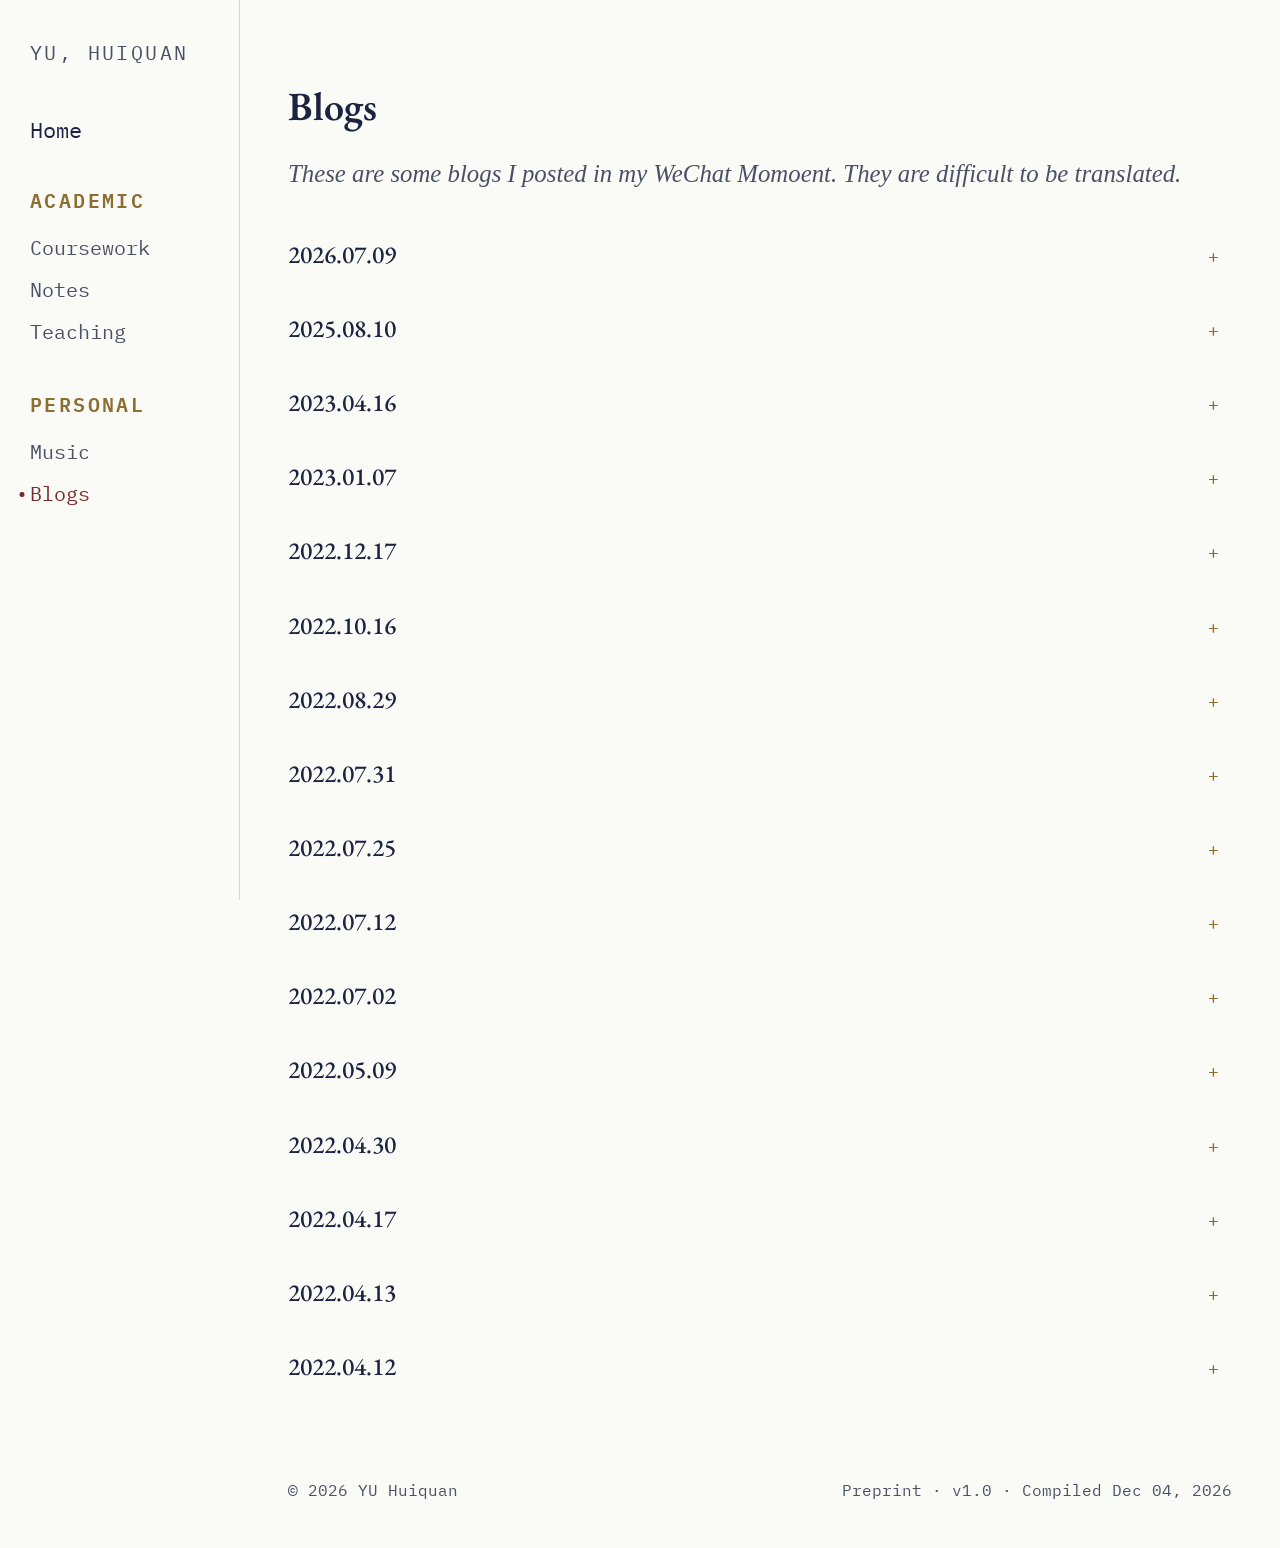
<file: blogs.html>
<!DOCTYPE html>
<html lang="en">
<head>
<meta charset="UTF-8">
<meta name="viewport" content="width=device-width, initial-scale=1.0">
<title>Notes — YU Huiquan</title>
<link rel="preconnect" href="https://fonts.googleapis.com">
<link rel="preconnect" href="https://fonts.gstatic.com" crossorigin>
<link
  href="https://fonts.googleapis.com/css2?family=EB+Garamond:ital,wght@0,400;0,500;0,600;1,400;1,500&family=IBM+Plex+Mono:wght@400;600&family=Noto+Serif+SC:wght@400;500;600&display=swap"
  rel="stylesheet"
>
<link rel="stylesheet" href="style.css">
</head>
<body>


<aside class="sidebar">
  <div class="sidebar-brand">YU, Huiquan</div>

  <nav class="side-nav">
    <a class="nav-home" href="index.html">Home</a>

    <div class="nav-group">
      <div class="nav-group-title">Academic</div>
      <a href="coursework.html">Coursework</a>
      <a href="notes.html">Notes</a>
      <a href="teaching.html">Teaching</a>
    </div>

    <div class="nav-group">
      <div class="nav-group-title">Personal</div>
      <a href="music.html">Music</a>
      <a href="blogs.html" class="active">Blogs</a>
    </div>
  </nav>
</aside>


<div class="page-content">

<main class="wrap">
  <section class="reveal">
    <div class="sec-head" style="padding-top:32px;">
      <h1>Blogs</h1>
        <p class="section-intro">
        These are some blogs I posted in my WeChat Momoent. They are difficult to be translated.
        </p>
    </div>
<div class="teach-list">

<div class="teach-list">

  <details class="course-card blog-card">

    <!-- First Layer -->
    <summary class="course-summary blog-summary">

      <span class="course-title">
        2026.07.09
      </span>

      <span class="expand-icon"></span>

    </summary>


    <!-- Second Layer -->
    <div class="course-details blog-details">

      <ul class="blog-points">

        <li>
          <details class="blog-point">

            <summary class="blog-point-summary">
              <span>Version 1</span>
              <span class="sub-expand-icon"></span>
            </summary>

            <div class="blog-point-content">
              <p>
                月四日下午，利福尼亚寒流如地理教材所写一般，刻影响着圣方济各市。冷的海水带来刺骨的狂风，压和山谷却将浓雾锁在原地。已从北方联邦正方形走到瓷器镇，瓷器镇走到愚人码头，愚人码头走到红色的克里索帕利大桥，红色的克里索帕利大桥走到了对岸的厕所，走了回来。上的狂风使我将注意力集中在呼吸，时忘记寒冷，到在一棵公交站牌下等待时，后知后觉。体没有颤栗。是我和一个前辈在一起，原地跳跃是以驱散寒冷，辈端详着手机，要查看微信步数，因信号不好无法加载。们长向着金拱门的美味和公交车的温暖。然，行不熟悉的角色走过来，了指那公交站牌上的一片白纸，熟悉的中国话对我们说：“No Service。”们又一次后知后觉：通已然封锁，今唯一能够与那一行熟悉的角色汇合的办法，是再走九十分钟，到愚人码头。<br>
去路程，们艰难行进，主流人群方向相反，色渐暗，脱下墨镜。位身材高耸的男子给我发来微信，说他想要脱离那一行熟悉的角色，我们两人一同返程，号实在糟糕，断断续续回复。肠辘辘，和前辈走到了喜互惠牌商店的门口，号逐渐回暖，身材高耸的男子也意识到他所在的地点人山人海，们几乎无法找到他，是他让我们在这地表处原地等待，独自赶来。待期间，和学长在喜互惠买了一盒小蛋糕，岛微微发颤。雾遮住了烟花的上半部分，我误以为半圆形的烟花是此地特殊的技术。花不很精彩，潮却更加汹涌，拦住了其中的一个热狗摊，了一个热狗，吞虎咽。时间，身材高耸的男子也赶来了，们打开地图，现火车站需步行一小时三十八分，选择招揽优步返屋企。<br>
上十点几分，，辈，材高耸的男子，暗的角落。冷的感觉又在大脑的意识中找到闲暇。体没有颤栗。那手机底屏幕上底车底图标从不运动。点七公里，们决定寻求车内之温暖。号断续。车后的五十九个或是六十一个分钟左右，们终于上了车。身材高耸的男子曾预言此优步之司机是个忠厚老实之人。车里的音乐充满恒河平原，司机常说我们一点都听不懂的某种语言，尔说几句我们能听懂一点的英国话。问我们来自哪里，们回答，高兴地说印度人是中国人的邻居。们假设将来路程将有几多欢乐。道十分拥堵，步徐行。坐在前排，着屏幕上的运输价格逐渐上涨已至翻倍，心充满庆幸。那毕竟是他之手提电话！地，走到一个空旷的街道，越发欣喜，却突然停车，支吾吾地说他点错了什么按钮，能载我门返屋企了，那蹩脚的美国话里听不出半点通融。嘴里说着许多附加弹舌的骚瑞，心眼某种思索之表征？<br>
一点三四十分，，辈，材高耸的男子。怪街道，气中充满人们卷入纸卷点燃吸食而却绝非香艳的物品的气味。体开始颤栗。想招揽优步，成难事！身材高耸的男子急中生智，是要找附近的客栈暂避一晚。之手提电话已丧失讯号，赶快应和，开地图，惊觉最近客栈竟须步行五十分钟，到火车站也须六七十分钟，将已超过末班车的运行时间。辈临危不乱，开手机买了两顶帽子，上了折扣的末班车。急与慌张，们竟想到向领事馆走大约三十几分钟。人并肩而行，与前辈持续打车，那身材高耸的男子环视四周挡拆。们内心对那场馆充满好奇与希望。行不足一个街区，辈突然呼到了车，们掉头返回，待与寻找，于零点二十几分上了那阿富汗伊朗混血司机底优步。仍坐前排，再敢说话，司机确是健谈，我教他中国话。<br>
一点几分，三藩还在拥堵。我看向窗外，有点怀疑自己的双眼，又怀疑是今天下午在红色的克里索帕利大桥磕破头脑所造成的幻象，我看了又看，确认了！我猛地叫醒坐在后排同坐在车辆右侧的那身材高耸的男子，让他也看向窗外：上衣，男子，报纸，席地，毛发，显露，城市，街角，格调。
              </p>
            </div>

          </details>
        </li>


        <li>
          <details class="blog-point">

            <summary class="blog-point-summary">
              <span>Comment for Version 1</span>
              <span class="sub-expand-icon"></span>
            </summary>

            <div class="blog-point-content">
              <p>
                七加深冰高我从从沿又桥暂直才身那我前想却我突一指用我交如就回回我与天我一他和信我饥我信那我于他等我胰浓让烟人我买狼吃那我发遂晚我前身阴寒身他一我信打我我那那那偶他我他我车优我看内可忽车我他支不他他他十我前身奇空身再已那说他我打却走那前打赶焦我三我而我步前我等终我不那让
              </p>
            </div>

          </details>
        </li>


        <li>
          <details class="blog-point">

            <summary class="blog-point-summary">
              <span>Version 2</span>
              <span class="sub-expand-icon"></span>
            </summary>

            <div class="blog-point-content">
              <p>
                七月四日下，加利福尼亚寒流如地理教材所写一，深刻影响着圣方济各。冰冷的海水带来刺骨的狂，高压和山谷却将浓雾锁在原。我已从北方联邦正方形走到瓷器，从瓷器镇走到愚人码，从愚人码头走到红色的克里索帕利大，沿红色的克里索帕利大桥走到了对岸的厕，又走了回。桥上的狂风使我将注意力集中在呼，暂时忘记寒，直到在一棵公交站牌下等待，才后知后。身体没有颤。那是我和一个前辈在一，我原地跳跃是以驱散寒，前辈端详着手，想要查看微信步，却因信号不好无法加。我们长向着金拱门的美味和公交车的温。突，一行不熟悉的角色走过，指了指那公交站牌上的一片白，用熟悉的中国话对我们：“No Service。” <br>
我们又一次后知后：交通已然封，如今唯一能够与那一行熟悉的角色汇合的办，就是再走九十分，回到愚人码。<br>
回去路，我们艰难行，与主流人群方向相，天色渐，我脱下墨。一位身材高耸的男子给我发来微，他说他想要脱离那一行熟悉的角，和我们两人一同返，信号实在糟，我断断续续回。饥肠辘，我和前辈走到了喜互惠牌商店的门，信号逐渐回，那身材高耸的男子也意识到他所在的地点人山人，我们几乎无法找到，于是他让我们在这地表处原地等，他独自赶。等待期，我和学长在喜互惠买了一盒小蛋，胰岛微微发。浓雾遮住了烟花的上半部，让我误以为半圆形的烟花是此地特殊的技。烟花不很精，人潮却更加汹，我拦住了其中的一个热狗，买了一个热，狼吞虎。吃时，那身材高耸的男子也赶来，我们打开地，发现火车站需步行一小时三十八，遂选择招揽优步返屋。<br>
晚上十点几，我，前，身材高耸的男，阴暗的角。寒冷的感觉又在大脑的意识中找到闲。身体没有颤。他那手机底屏幕上底车底图标从不运。一点七公，我们决定寻求车内之温。信号断。打车后的五十九个或是六十一个分钟左，我们终于上了。那身材高耸的男子曾预言此优步之司机是个忠厚老实之。那车里的音乐充满恒河平，那司机常说我们一点都听不懂的某种语，偶尔说几句我们能听懂一点的英国。他问我们来自哪，我们回，他高兴地说印度人是中国人的邻。我们假设将来路程将有几多欢。车道十分拥，优步徐。我坐在前，看着屏幕上的运输价格逐渐上涨已至翻，内心充满庆。可那毕竟是他之手提电！忽，车走到一个空旷的街，我越发欣，他却突然停，支支吾吾地说他点错了什么按，不能载我门返屋企，他那蹩脚的美国话里听不出半点通。他嘴里说着许多附加弹舌的骚，他心眼某种思索之表？<br>
十一点三四十，我，前，身材高耸的男。奇怪街，空气中充满人们卷入纸卷点燃吸食而却绝非香艳的物品的气。身体开始颤。再想招揽优，已成难！那身材高耸的男子急中生，说是要找附近的客栈暂避一。他之手提电话已丧失讯，我赶快应，打开地，却惊觉最近客栈竟须步行五十分，走到火车站也须六七十分，那将已超过末班车的运行时。前辈临危不，打开手机买了两顶帽，赶上了折扣的末班。焦急与慌，我们竟想到向领事馆走大约三十几分。三人并肩而，我与前辈持续打，而那身材高耸的男子环视四周挡。我们内心对那场馆充满好奇与希。步行不足一个街，前辈突然呼到了，我们掉头返，等待与寻，终于零点二十几分上了那阿富汗伊朗混血司机底优。我仍坐前，不再敢说，那司机确是健，让我教他中国。<br>
一点几分，三藩还在拥堵。我看向窗外，有点怀疑自己的双眼，又怀疑是今天下午在红色的克里索帕利大桥磕破头脑所造成的幻象，我看了又看，确认了！我猛地叫醒坐在后排同坐在车辆右侧的那身材高耸的男子，让他也看向窗外：上衣，男子，报纸，席地，毛发，显露，城市，街角，格调。
              </p>
            </div>

          </details>
        </li>

        <li>
          <details class="blog-point">

            <summary class="blog-point-summary">
              <span>Comment for Version 2</span>
              <span class="sub-expand-icon"></span>
            </summary>

            <div class="blog-point-content">
              <p>
                午般市风地镇头桥所来吸冷觉栗起冷机数载暖然来纸说觉锁法钟头程进反暗镜信色程糕回辘口暖海他待来期糕颤分术彩涌摊狗咽间来图分企分我辈子落暇栗动里暖续右车人原言话里答居乐堵行排倍幸话地道喜车吾了融瑞征分我辈子道味栗步事智晚号和图钟钟间乱子车张走钟行车子拆望区车回找步话谈话
              </p>
            </div>

          </details>
        </li>

      </ul>

    </div>

  </details>

</div>

<div class="teach-list">

  <details class="course-card blog-card">

    <!-- First Layer -->
    <summary class="course-summary blog-summary">

      <span class="course-title">
        2025.08.10
      </span>

      <span class="expand-icon"></span>

    </summary>


    <!-- Second Layer -->
    <div class="course-details blog-details">

      <ul class="blog-points">

        <li>
          <details class="blog-point">

            <summary class="blog-point-summary">
              <span>Text</span>
              <span class="sub-expand-icon"></span>
            </summary>

            <div class="blog-point-content">
              <p>
                昨天晚上二十三点零六分，我盖上了小时候乘坐的被子，躺在床上，静静等待它再次哄我入睡。这艘床似乎还没有适应新的主人，于是竟让我辗转反侧，难以入眠。我流着冷汗和热汗，在24度空调的吹拂下愈感寒冷，这让我不禁回忆起太阳未落山时室外的炎热。
8月9日下午四点四十八分，我正站在一棵树下，等父亲的一位友人，上次和他对话，是在微信上，上上次和他对话，是在微信上，上上上次和他对话，是在深圳的车上，上上上上次和他对话，是在亚平宁的车上。深圳位于北回归线以南，浓浓的热浪中浸润着淡淡的忧伤。去年冬天，以及2019年的冬天，我一直想要去一次希腊，看一看来自北方的太阳，很可惜，百度AI告诉我，希腊纬度在23度26分以上。不多时，车来了，我们上了车。饭后，他带我到万科里购物中心采购生活资料，我我想要买一副拖鞋，几个衣架，一个桶，和一套盆。他带我来到了迪卡侬的门口，指了指挂在墙上的自行车，说：“你的车就在那。”我笑了笑，看着攒动的人头，动摇了买车的想法。我们走到拖鞋区，看着占据半壁的夹脚鞋，我说：“这种鞋，我穿不太惯。”于是看起了仅有的几双翻盖式拖鞋。那人说：“你要相信广东人的眼光，翻盖式拖鞋容易捂脚，得脚气。我一开始也穿不惯夹脚鞋，现在好了，我在家只穿这种鞋。”我问了问旁边的工作人员，问她门口的衣架卖不卖，她说不卖。想到在这迪卡侬转了一圈不能一无所获，于是果断地拿了一双42/43号夹脚鞋。到了无人付款处，我提着鞋，面对着收音机笑了笑，从厕所归来的爸爸闪现到我的身后，悄声跟我说：“夹脚鞋不能买，对颈椎不好。”我惊愕地问他为什么，他说：“你自己搜一搜。”我急躁地说：“我就买了！”于是我翻找出条码，面冲着收音机扫了起来，无人付款处旁边的工作人员看着我，洋溢着笑容，对我说：“不用扫条码，这是自动感应的。”我想，她并不是在笑我不懂自懂感应的技术。<br>
离开大门，我朝向商场的深处的名创优品走去，内心充斥着胜利的喜悦。看了看手中的夹脚鞋，我忍不住开始怀念家中的那企鹅形状的拖鞋。那两只企鹅，从完好无损的黑色，逐渐掉了眼睛，断了翅膀。如今如果不仔细端详想象，谁还能相信一只曾无比美丽，一只曾无比英俊。我有些可惜没有再多穿几个小时我的企鹅拖鞋。仅仅是第一天，我就开始我的拖鞋，我的黑笔，我放在桌上的2021年的褪色果冻和变形的宝矿力水特，我的门禁，我的电动车钥匙，我的凌乱而有序的桌面，还有我的爷爷，我的爸爸，我的妈妈，我的弟弟，我的妹妹。半路露天式的商场开着空调，让浓浓的热浪淡了一些，胜利的喜悦夹杂着迷茫。我决定了，我不仅要在名创优品买衣架，还有再要买一双拖鞋！“拖鞋，也是得要干湿分离的。”这的确是一个好借口。名创优品的拖鞋玲琅满目，一双标着“踩屎感”标语的拖鞋吸引着我，可惜尺码不符，于是只好选择了他的邻居。<br>
晚上，我向保安展示了还无法使用的校园卡，他看了我去年冬天穿着绿色条纹衬衫拍的歪头微笑蓝底证件照后，让我进了大门。我打了一通视频电话后，从长椅上起来，手中提着十分钟前在米面油店旁边的桶店里买的一个桶，桶里放着在米面油店旁边的盆店里买的两个盆，盆里有两副拖鞋，和两组衣架。我准备前往校内的全家便利店买一瓶沐浴露，那时的我还不知道，便利店里不仅有沐浴露，还有拖鞋，还有盆，还有桶。我打开手机中的指南针，盯着那根指北针在校园里往前走，长向着明年夏天的正午，可以在这里看到北方的太阳。走着走着，脚底顿时有了一股松软，“踩屎感”油然而生。我看了看盆里的那两副拖鞋，以及脚上的白色运动鞋，确实了自己没有将名创优品牌“踩屎感”拖鞋不小心顺走后，陷入了沉思。<br>
想来想去，只有四个字：走路不看手机。
              </p>
            </div>

          </details>
        </li>


        <li>
          <details class="blog-point">

            <summary class="blog-point-summary">
              <span>Comment</span>
              <span class="sub-expand-icon"></span>
            </summary>

            <div class="blog-point-content">
              <p>
                草坪是用多年生矮小草本植株密植，并经修剪的人工草地。18世纪中，英国自然风景园中出现大面积草坪。中国近代园林中也出现草坪。它一般设置在屋前、广场、空地和建筑物周围，供观赏、游憩或作运动场地之用。草坪按用途分为：游憩草坪、观赏草坪、运动场草坪、交通安全草坪和保土护坡草坪。用于城市和园林中草坪的草本植物主要有结缕草、野牛草、狗牙根草、地毯草、钝叶草、假俭草、黑麦草、早熟禾、剪股颖等。
              </p>
            </div>

          </details>
        </li>

      </ul>

    </div>

  </details>

</div>

<div class="teach-list">

  <details class="course-card blog-card">

    <!-- First Layer -->
    <summary class="course-summary blog-summary">

      <span class="course-title">
        2023.04.16
      </span>

      <span class="expand-icon"></span>

    </summary>


    <!-- Second Layer -->
    <div class="course-details blog-details">

      <ul class="blog-points">

        <li>
          <details class="blog-point">

            <summary class="blog-point-summary">
              <span>Text</span>
              <span class="sub-expand-icon"></span>
            </summary>

            <div class="blog-point-content">
              <p>
                这周四早晨，我在路上骑车上学，鼻腔里有一股咖啡味，我不怎么专心地抱怨着自己的身体难以承受如此大的困意。车匆忙地被我骑着，我匆忙地被车拉着，只有在红灯时才能歇下脚来，专心地抱怨。红灯还剩三秒时，我把脚放在脚蹬子上，确保车能够在绿灯亮起把我和我的包还有我的包拉动。每一次起步，都十分艰难。我在心中默想：要是有一架电动车，就好了。于是，便有一架电动车从我左后方飞来，很快啊！他的车挤在我的车上，我愣一下，准备等他急转，因为这时间，按照传统交通的点到为止，我就已经输了。我大喊一声，我的车边听我喊边趴倒在地面，于是我也被甩倒，趴在了地面。那男人又骑了五七米才反应过来，种下电动车，来不及锁车便趋过来，急忙问我一句：“没事吧，小兄弟？！”说着，帮我把水壶捡起。我见那男人四五十岁，也是一个骑着车赶路的人，于是缓缓答了他三句没事和一句再见。他便徐趋到车边，临走前，他回眸一下，似乎有些不舍，我又跟他说了一句再见，他才逸然离开。路过的一个高三大哥帮我捡起了我的雨伞和书包，我谢谢他，与他道了别。我看了看我的水壶，水壶的盖弹起来了，我试着把水壶盖给盖上，可惜盖不上；我看了看我的手提袋，手提袋的带系起来了，我试着把带子解开，可惜解不开。我向右看了看，一队汽车蓄势待发，我怕再被汽车撞一次，于是赶紧推着车过了十字路口，种下车，慌乱地把那袋子的带的结解了开，想要一发力把水杯盖给盖上，可惜却盖不上，便意识到是摔断了什么结构，用了三年半的水杯，坏了。我突然想到上周六上午，我拿出我的自动铅笔，想要再把它拆开，欣赏欣赏里面的结构，可以一用蛮力，把结构拧断了。<br>
于是，我回忆起上周日下午五点几分，我去文具摊买购物，其实我本是不缺文具的，只是觉得许久没与那卖文具的老人交谈，心中有股念想，便强行给自己制造了一个需求，去买了一个推夹器。我看见那老人，不似以前的忙碌，而是翘着二郎腿，闲庭信步地坐在那里，仰望前面的货车，若有所思地捂着嘴。我种下车，顺势便掏出了手机，本想凭借着这股惯性打开语音备忘录，记录下这珍贵的交谈，怎料他却不给我机会，放下腿，看看我。我笑了笑，想来实在是有些尴尬，便收起手机，开门见山地问他：“您这有没有推夹子的？”我当时并不很晓得那物件的名字，所以胡乱说了一句。他看看我，似乎笑我是一个无知的人。与之前的几次不同，这次他说这一嘴蹩脚的普通话。他说：“一个夹子，啪，卡住了，你是要这个是吧？”我问他能不能给我看看是什么样的，他让我自己说是什么样的。我对他说：“两张纸，放在中间，一推，一个夹子把两张纸夹住了，我要的是这种。”我让他给我看看有没有，他又无奈地笑了笑，站起来，把门上仅有的最后一把推夹器取了下来，我接过来，摸了摸包装上的土，本想问问有没有别的颜色的，又想了想，觉得轮不着我买货的选，只轮得着他进货的选，便没有再问。看看包装上只有五七个夹子，我有些嫌少，就问他：“就这几个夹子吗？”他说是，我又问他：“能不能再卖我几个夹子？”我本是不想买的，只想要问问，可他却真去货架上翻找，边找边和屋子深处的那个营销的好手说着一些听不懂懂得方言。他先是拿了一盒斯莫尔牌备用夹，比量了一下，似乎是型号不对，于是又拿了一盒斯莫尔牌备用夹，比量了一下，跟我说：“一共是十五，夹子七块。”我想一定又会到他问我还需要什么别的东西的环节，于是抢先想起前一天被我拧断的用了五七年的自动铅笔，想要把它补好，便问他：“您这里有没有502。”他说：“给十八块。”我算了算，如果两块钱一斤，那么一瓶502就有1.5斤，似乎是有些沉，自己不应该这么念旧，便跟他说不要了。他好像是提前预知了我不会要的，所以根本没有去拿。我给他转了15块钱，微信收款的提示声在小屋里回荡了好几声。他摸出一个塑料袋，把东西装到了袋子里，我本觉得没必要要袋子的，可看见他是一个手巧的人，正细致地给袋子系结，我不忍心打断他，便没有打断他。<br>
七天之内连续失去两个陪我多年的物件，实在是有些可惜，便边继续骑车，边抱怨是如此倒霉。我的膝盖感到一丝清凉，一想到以后也还要一直骑车赶路，心里也有一丝清凉。到了学校以后，校医给我讲了一个故事：从前，有一个小女孩，不知怎么摔伤了，但没有去医院，过了几天，好了；又过了几年在体育课跳高，一步寸劲，把韧带跳断了。我多了一点恐惧，在心中默想以后骑车要注意些。<br>
上周二的晚上，自行车道惊涛拍岸，风很大。车慢慢地被我骑着，我慢慢地被车拉着，在同一个十字路口，绿灯亮了，我刚把脚压在脚蹬子上，一辆右拐的汽车截住了我。也许那车只是想给我显摆一下他那极好的车牌号，可却没有想到，我看到了隐藏在背后的深刻的事实：这车牌号的背后，是车；车的背后，是车牌号。
              </p>
            </div>

          </details>
        </li>


        <li>
          <details class="blog-point">

            <summary class="blog-point-summary">
              <span>Comment</span>
              <span class="sub-expand-icon"></span>
            </summary>

            <div class="blog-point-content">
              <p>
                502胶水若暴露放置，接触空气中微量水汽，即被催化迅速聚合固化粘着，故有瞬间胶粘剂之称。
502胶水的化学分子式为CH2=C(CN)-COO-C2H5，无色透明、低粘度、可燃性液体，单一成分、无溶剂，稍有刺激味、易挥发、挥发气具弱催泪性。
502胶水具有一定的毒性，固化以后毒性会降低，但是502胶水是氰基化合物，分解后还会产生有毒的物质。遇潮湿水气即被催化，迅速聚合固化粘着。在空气中微量水催化下发生加聚反应，迅速固化而将被粘物粘牢。
502胶水为用于多孔性及吸收性材质之接着，用于钢铁、有色金属、橡胶、皮革、塑料、陶瓷、木材、非金属陶瓷、玻璃及柔性材料像胶制品、皮鞋、软、硬塑胶等自身或相互间的粘合，但对聚乙烯、聚丙烯、聚四氟乙烯等难粘材料，其表面需经过特殊处理，方能粘结。广泛用于电器、仪表、机械、电子、光仪、医疗、轻工民用等等行业。
相类似的产品还有401、415等，效果与502的相类似，在市场中价格相对来说较贵一些；价格低的还有青红胶，也是AB胶的一种，价格相对来说比较便宜。
              </p>
            </div>

          </details>
        </li>

      </ul>

    </div>

  </details>

</div>

<div class="teach-list">

  <details class="course-card blog-card">

    <!-- First Layer -->
    <summary class="course-summary blog-summary">

      <span class="course-title">
        2023.01.07
      </span>

      <span class="expand-icon"></span>

    </summary>


    <!-- Second Layer -->
    <div class="course-details blog-details">

      <ul class="blog-points">

        <li>
          <details class="blog-point">

            <summary class="blog-point-summary">
              <span>Text</span>
              <span class="sub-expand-icon"></span>
            </summary>

            <div class="blog-point-content">
              <p>
                前天下午两点四十八分，我穿着一幅黄色的灰裤子，独自一人去看电影。本来我并不是没人可邀的，可惜都被婉拒了。走到车前，看到车座上又是一片灰尘，便想起上次骑车，还是在2022年12月10日。于是我从兜里掏出2021年便留下来的一张麦当劳牌餐巾纸，擦了擦车座，骑车去电影院。刚骑出路口，那幅灰色的黄裤子便被吹透了，我想了想，原来是这个冬天，还没有穿过秋裤。到了电影院所在的商场门口，我种下车，便走了进去。电影在15点30分开始，此时距离这场192分钟的电影结束，还有3小时54分钟。想到要想在这样长的时间内不睡着并不是一件易事，于是我在卖我墨水的那个书店里的咖啡店购置了一部冰咖啡，效果持续到了半夜十二点。卖咖啡的那人跟印将牌打印店的老板一样，叫我先生，我都没有反应过来，我曾以为我不是的，她们说我是，可我不想是。<br>
电影院很凄清，像是要倒闭的，我一手端着咖啡，一手拿着手机，一手抱着衣服，一手输着取票码，取出了票。这张票我关注了很久，一直到那天中午也才只有两个人买票，我想这好极了，于是也买了一张。在椅子上坐了十多分钟，看到有的人走向了检票口，于是我也走了过去。排到我时，那人问我：“是3D吗？”我把票给他，他问我：“有没有眼镜？”我说没有，他说：“扫码，五块钱。”我问他：“不能借我一个吗？”他颠一颠身子，说：“你瞧这现在哪还有借的，这都是卖的眼镜，你嫌贵我还嫌贵呢！”我笑了笑，买下了我们家的第十一架3D眼镜。他跟我说，前面检票机，自己扫就行，我扫了几次都没有扫上，便用眼神向他求助，他没有回应我，于是我拿着票，溜进了里面。不同于去年的一个巴掌，这次的人得用两个巴掌才能数得清，有五个戴着眼镜的青年，一对戴着眼镜的母子，一对戴着眼镜的父女，还有一个我。我的座位上有一家按摩垫，上面写着：扫码付款，获取服务。我想，不是谁都是服务的。看到这一排只有我，便跑到了一个没有这样的地。<br>
这场电影，说不上是不煎熬的，我的一副间歇性的散光眼让这个世界变得非常虚幻。我来来回回看了几次时间，看了几次消息。回家时，我走了来时的路，忽地想起2023年1月1日晚上，我在这里遇到过一个穿着青蛙的人，和一个举着手机拍照的人，那人似乎是在直播，嘴里念叨着：“有的人，不是聋哑人，却打着聋哑人的旗号，招摇撞骗。”我听到后，心情极其复杂，陷入了沉思。一旁的妈妈对我说：“你不是也好戴个头套在大街上晃悠。”我急忙回过神来，反驳道：“我那不一样，我那是艺术。” <br>
到了家之后，想到每年寒假前的期末考试后独自一人去看电影似乎成了一种仪式，于是便同上个冬天一样，举行了称量书包的仪式，如果十五斤三十块，那么今年能卖66块，上次能卖88块。我这才意识到，上一次已经不能称为去年了，而是前年。我想了想，元旦的仪式感在这两次逐渐消退了，但倘若这个时候便说永远都不会回来的话，那的确就是得再加一点乐观了。
            </div>

          </details>
        </li>


        <li>
          <details class="blog-point">

            <summary class="blog-point-summary">
              <span>Comment</span>
              <span class="sub-expand-icon"></span>
            </summary>

            <div class="blog-point-content">
              <p>
                IMAX 3D利用偏振光分光原理，所使用的70毫米15齿孔电影胶片的面积是普通35毫米胶片的10倍，是一般70毫米宽银幕胶片的3倍。IMAX巨幕3D画面大、视野宽广、视觉效果好，但成本高，所需放映的场地和空间巨大，制作费用高昂，而且需要使用70毫米15齿孔的设备进行放映。刚刚推出IMAX数字立体放映机，但其数字放映系统的价格和胶片IMAX系统基本一样。总的来说，IMAX 3D投资高、经营成本高，不是一般影院所能承受的，不适合在普通商业影院推广。
只需增加放映数字立体电影的辅助设备和更换金属银幕或高增益白幕就可放映数字立体电影。数字立体电影比胶片立体电影的放映具有画面清晰、稳定、无明显重影、亮度高、与普通数字放映设备相兼容等众多优点，克服了观看传统胶片立体电影时的头晕、疲劳等弊端，能给观众以特殊的观影体验和视觉享受。自从2005年11月美国迪士尼首次推出数字立体影片《小鸡快跑》以来，主要追求立体观感效果，片长一般与普通故事片相同），两年以来世界上已安装了1500多块数字立体银幕。这种特殊类型的电影在商业影院一推出就受到各国观众的喜爱，虽然在国外数字立体电影的票价比普通电影的价格高出1-2.5美元，但观看电影的人次却远远高于普通电影，据统计，一块数字立体银幕的放映收入一般要比普通银幕高出2-5倍，以2007年3月30日上映的《拜访罗宾逊一家》为例，首映当天每块银幕的3D版本票房约12000美元，而2D版本票房只有4000美元，该片在美国总票房9800万美元，其中三分之一来自数字3D放映，而数字3D银幕只占放映总银幕的六分之一。票房的成功极大地激发了影院经营商、影片制作商和设备生产商的积极性。美国和欧洲的放映商纷纷开始实施数字3D系统安装计划，预计到2009年全球数字影院中放映立体电影的银幕将超过5000块；根据我所得到的消息，今明两年全球将推出10部以上数字立体新影片。国际同行一致认为数字立体电影改变了人们在影院的观影方式和体验，已成为电影新的增长点，并将有效地增加了盗版的难度，加快了全球数字影院的发展进程。但关于数字立体电影的相关技术标准尚在制定之中，节目母版的格式已在DCI组织的规范下基本实现了统一，关于放映系统格式还没有计划进行规定，数字立体放映系统在有些指标上尚不满足DCI规范的要求，如：色彩深度等。
              </p>
            </div>

          </details>
        </li>

      </ul>

    </div>

  </details>

</div>

<div class="teach-list">

  <details class="course-card blog-card">

    <!-- First Layer -->
    <summary class="course-summary blog-summary">

      <span class="course-title">
        2022.12.17
      </span>

      <span class="expand-icon"></span>

    </summary>


    <!-- Second Layer -->
    <div class="course-details blog-details">

      <ul class="blog-points">

        <li>
          <details class="blog-point">

            <summary class="blog-point-summary">
              <span>Text</span>
              <span class="sub-expand-icon"></span>
            </summary>

            <div class="blog-point-content">
              <p>
                上周六中午，我出去打印英语作业，因为家里没有B5纸。自行车的座位又起了一层灰尘，像上次一样。上次起灰，真的是在上次。我戴着一张口罩和两台塑料手套，骑上了车，这次去的打印店不是红黄蓝牌打印店，是印匠牌打印店。我的家离打印店很近，打印店离我的家也很近，一种未知的恐惧弥漫在空气中，让人感到很熟悉，和2020一样熟悉。到了打印店门口，我种下车，娴熟地掏出了手机，翘起手指，一字一句地输入了密码，打开了健康码，没有扫。我用脚把门踢开，小心翼翼地进入了屋子，看了看老板，这个老板我认识，上次来这家打印店的，老板就是她。上上次不是。我对她说：“您这有没有B5的打印？”她说：“你瞧这现在哪还有B5啊，这都是A5的纸，你嫌小我还嫌小呢！”尴尬陷入了我，我反问她一句：“那怎么办？”她说：“我在A4的纸上打印一张B5的纸，然后你回家再把它裁下来，这个怎么样？”我把作业发给了她，邀请她打印。<br>
打开弹幕网，发现《三体》的动画在两个小时前发布了前两集的更新，我先是迟疑了一下，后是又迟疑了一下，仔细想一想，点下追番键，还是在三年前。“小伙子，给你。”那人叫住了我，我的反应延迟了一秒，她似乎对我有一丝不满。我看了看，问她：“这当真是B5的纸？”她说：“那可不就是B5的吗！”说着，便拿出一架尺子，边比划边念叨：“你看这尺寸，这就是B5，不是什么别的别的什么尺寸，既不是A5，也不是B4！”我称赞她的好手艺，能把A4的变成B5的，便开着玩笑问她，这一张打印，四毛行不行，她说：“不行，看我这贴的规矩，这价你不能讲，这一张该收多少你就得交多少。”她说的有道理，我给了她半块。<br>
我上了车，左手拎着那张纸，右手握着刹车，骑到了文具店，门口那个整理垃圾的大爷不在，外面支出来的小桌子也不在，我想这文具店定是没开业，于是打算拍张照片便走了。忽地，我看到那门里有一个人，那人揣着手，穿着棉袄，正坐在椅子上睡觉，他感觉到了我，于是把门打开。一股带有饭味的热气扑面而来，他把头伸了出来，看了看我。我问他：“老板，有没有得力的涂改带？”他掏出挂在墙上的那一帘涂改带，说着一口天津普通话：“这个，这个，还有这个，这都是得力的。”我看没有我常用的型号，便问他：“有没有大的？我喜欢大的。”他说：“你不是要得力的吗？得力没有大的！”我想他这的货是不很全的，因为我经常用得力的大涂改带。我犹豫了一阵，恐怕再遇上了引人高血压的差涂改带，于是还是挑了一块得力的。交了七块。淘宝上，一块六块，三块十五块。我交完钱便走了，他关上了门。上一次来这里，是2022年6月17日晚上，我买了五只晨光牌圆珠笔，五只中华牌@∫木杆铅笔。那天卖给我东西的，是那个整理垃圾的老头，我开玩笑地说：“您这的笔，是真笔吗？”他一脸疑惑，问：“nà béi ná yóu jiá dei？”我说：“我是说，您这的笔，是正版笔吗？”他板着脸，说：“wó zhè léi de béi dóu shì zhěn dei，ǎn kǎi wén jù diàn de，néng mái géi néi jiá béi shì lo？”我笑了笑，说：“我就是开个玩笑，我怕明天在考场上，出了差错。”他说：“yòng bá yòng bá，néi jiù fàng xǐng yòng ba，wó zhé dǒu shì háo béi，měi yóu nǎo béi。”他挥挥手，送走了我。<br>
我骑上车，换了根路回家，换的是那天晚上回家的路，天非常冷，风非常大，我拎着的那张纸险些就要被刮烂了，刚骑几米，便浑身冻透了。我猛然意识到，已经立冬四十多天了。有的人，还没立冬，就是知道要立冬了；有的人，立冬过了几天，便知道立冬了；有的人，快要到冬至，才知道早已立冬了。我想，很早就知道，是极好的；很晚才知道，也是不差的；一直都不知道，那便是悲哀了。
            </div>

          </details>
        </li>


        <li>
          <details class="blog-point">

            <summary class="blog-point-summary">
              <span>Comment</span>
              <span class="sub-expand-icon"></span>
            </summary>

            <div class="blog-point-content">
              <p>
                国际标准化组织的ISO 216定义了今日世界上大多数国家所使用纸张尺寸的国际标准。它就是定义了知名的A4纸张尺寸的标准。纸张尺寸的长宽比均为1：2的平方根。
纸张尺寸在国际间最常使用的是ISO所制定的标准，在1922年通过，并将尺寸冠以编号例如A4、B5等等。此标准源自德国，定义了A、B、C三组纸张尺寸，C组纸张尺寸主要用于信封。另外，有些国家也有自己的标准，如美国，日本。在不同年代，全球各地也有当地通用的纸张尺寸。在书籍、卡片、信封以及日常书写用纸上，使用统一的纸张尺寸大大提高了生活便利性。国际标准(ISO 216)
早在1786年，一位德国的科学家利希滕贝格就发现长宽比为1:√2的矩形具有许多特点。在20世纪初期Walter Porstmann将此概念应用在一系列纸张尺寸的制定。随着各国逐渐采用，后来此标准被定为国际标准（ISO 216）。此标准的特色是纸张尺寸的长宽比均为1：2的平方根。同系列但不同尺寸的纸张，其几何比例相同，因此可以直接缩放影印而不会造成纸面图案有边缘裁切的问题。
              </p>
            </div>

          </details>
        </li>

      </ul>

    </div>

  </details>

</div>

<div class="teach-list">

  <details class="course-card blog-card">

    <!-- First Layer -->
    <summary class="course-summary blog-summary">

      <span class="course-title">
        2022.10.16
      </span>

      <span class="expand-icon"></span>

    </summary>


    <!-- Second Layer -->
    <div class="course-details blog-details">

      <ul class="blog-points">

        <li>
          <details class="blog-point">

            <summary class="blog-point-summary">
              <span>Text</span>
              <span class="sub-expand-icon"></span>
            </summary>

            <div class="blog-point-content">
              <p>
                上周二，我和初中同学回到初中，看马路对面的新校区。据说，这楼本来是要在寒假盖完的，后来改了主意，于是在暑假盖完的。有的人说，计划是这样的。有的人说，计划是这样的。一开始我信了。这座新楼，装修得特别像隔壁的白楼，如果那上面不写着这是学校，也许就会被认成是居民楼吧。我想这是十分有趣的，几十年后，也许这就不是我们的学校了；也许旁边的白楼也变成我们学校了。<br>
在新校区门口望了一圈，那园子里竟然有一颗跑道，这让我们十分震惊，我想倘若是在这样的一颗跑道上跑一千米，恐怕七十圈也是远远不够的。<br>
又过了一根马路，我们到了一张小广场，这广场大概是比我们的操场要小，而复课以后我却发现，高中的自行车棚却比初中的操场从头走尾的距离还长。我们聊了起来，那天温度不到十摄氏度，我穿着短裤。聊着聊着，一个人突然说：“我这里有一道基本不等式的题目，你要不要吧？！”我说那题要是能做我肯定要。于是他啪的一下，很快啊，掏出了一部手机，打开了一道题目。瞪眼观察了很久，我决定打打草稿，地面上，我看到一片废弃的报纸，这是一张极好的草稿纸。我问朋友：“你带没带笔？”他说：“我不止带了笔，还带了字典。”我便和朋友在报纸上打起草稿来。但许久也没有结果。<br>
回家时，我在一个路口突然想出了那题的做法，旁边恰好有一枝牌子，这牌子我有印象，翻了翻相册，是在2022年2月20日注意到的，那时我险些把它看成了“进口停车场”。我把车靠在马路牙子上，把同学发给了解法。我十分激动，但突然想到刚才在餐厅里遇到的几个大哥也许挥挥手就能把答案写出来了，便意识到，这数学的学习往往是人外有人，天外有天的。有的人，因做不出数学题而苦恼；有的人，因没有数学题可做而苦恼；有的人，因编不出数学题而苦恼；有的人说，解决数学问题的道理千条万绪，归根结底，就是一句话：
            </div>

          </details>
        </li>


        <li>
          <details class="blog-point">

            <summary class="blog-point-summary">
              <span>Comment</span>
              <span class="sub-expand-icon"></span>
            </summary>

            <div class="blog-point-content">
              <p>
                555，6532，12，35，11，667，5，22，3120，33，210，55，62，1，10，66，765，1，3，2，61，2202，3302，5，33，25，1，10
              </p>
            </div>

          </details>
        </li>

      </ul>

    </div>

  </details>

</div>

<div class="teach-list">

  <details class="course-card blog-card">

    <!-- First Layer -->
    <summary class="course-summary blog-summary">

      <span class="course-title">
        2022.08.29
      </span>

      <span class="expand-icon"></span>

    </summary>


    <!-- Second Layer -->
    <div class="course-details blog-details">

      <ul class="blog-points">

        <li>
          <details class="blog-point">

            <summary class="blog-point-summary">
              <span>Text</span>
              <span class="sub-expand-icon"></span>
            </summary>

            <div class="blog-point-content">
              <p>
                前天上午，我在广场上练习滑板，恍惚之间，看到了初中女同学。那人径直向我走来，阳光很猛烈，我不太敢认出她来，但看到她对我招手，想到这也不是一件坏事，便走上前去，问道：“你们什么时候开学？”她迟疑了一阵，我也迟疑了一阵。她问：“为什么要说什么时候开学？”我迟疑了一阵，她也迟疑了一阵。定睛一看，原来是认错了人，于是急忙向她道歉。正当打算逃离这尴尬时，那人叫住了我，她说，说是她是做App推广的，听到后，我十分惊慌，恐怕这是一个大三学生。她说：“小哥，你用没用过京东极速版。”我没用过。但想到手机那仅剩一个多GB的存储空间，我不免有一些抗拒。不知为何，我没拒绝那人，下载了她说的软件。当我点开来的时候，我直接问了一句：“这还要注册吗？”她问我用没用过京东极速版，我没用过。她说：“没用过，那太好了！你先练吧，我帮你操作。”我想这恐怕是骗局，便提出要自己操作。她让我用手机号登录，我问她微信行不行，她说不行。操作了一阵，登录成功了，我赶紧把手机揣进兜里，问她是不是结束了。她说还得让我扫码领优惠券。我说：你这京东极速版也太不极速了，应该唰的一下，一秒钟就推广成功，这才叫极速呢。”她说：“小哥，你真幽默。”操作了一通，她说是要付两毛钱，我十分震惊，问道：“还得交两毛钱？”她笑了笑，说：“我转给你。”我也笑了笑。我问她：“你是不是大三的？”她说：“小哥，你怎么这么厉害，一下子就猜出来我是大三的了。”我说我之前见过一个卖笔的，他让我买两盒，我买了一盒，那人也是大三的。弄完之后，她说还有一个快手极速版，我实在是有些按耐不住，好在突然跳出“下载之前确保已满17岁”的提示，我以此拒绝了她，心里窃喜，这个弹窗救了我。<br>
我终于要走了，她提醒我，不要卸载这个软件，我又是十分震惊，她笑了笑，说：“明天再卸。”我也笑了笑。她问我哪里人多，似乎是转了一圈才成了我这一笔生意。我问她是哪个学校的，她说是河北石家庄的，仔细回想，那个卖笔的的大哥好像是吉林的，我想，。<br>
望向河边，突然很怀念三模前的那一个傍晚，我做完核酸检测，到河边跑步，河边的人很多，对于一个将近半个月没锻炼，每天在屏幕前坐十一个小时，晚上忍着困意又坐六七个小时的人来说，跑步似乎有一丝吃力。翻了翻那天照的照片，好像过去整整三个月了。那时的心境，与现在是相差甚远的吧。
          </details>
        </li>


        <li>
          <details class="blog-point">

            <summary class="blog-point-summary">
              <span>Comment</span>
              <span class="sub-expand-icon"></span>
            </summary>

            <div class="blog-point-content">
              <p>
                2角人民币，我国历史上流通过的货币面额，分为纸币与硬币。其中，2角纸币出现在第二套、第三套、第四套，2角硬币仅出现在第三套。
截止2020年，所有2角面额的人民币（包括纸币与硬币）均已停止流通。
我国先后发行2角面额货币共四种，其中纸币三种（第二、第三、第四套）、硬币一种（第三套），首次出现2角面额纸币是在1955年3月1日发行的第二套人民币中，正面图案为蒸汽火车头，该版本于1999年1月1日停止流通。1962年4月15日，发行第三套人民币2角纸币，正面图案为武汉长江大桥，1980年4月15日又增发了第三套2角面额的硬币，黄铜材质，第三套2角纸币与硬币于2000年7月1日停止流通。1988年5月10日发行第四套2角纸币，于2018年5月1日停止流通。第一套、第五套人民币中均为发行2角面额纸币与硬币。截止2020年，市场上已无2角面额人民币流通。
1979年4月，黄其萍正好20岁。国庆30周年前夕，北京民族文化宫为举行全国民族工作展览，在各地挑选少数民族讲解员。黄其萍作为湖南土家族的代表被选中了。有一次，来了几个新华社的记者和专业摄影师，为黄其萍拍了几十张头像。1981年，《中国各民族》画册出版了，其中有黄其萍的照片。此后在1980年版的贰角人民币上又采用了黄其萍的头像。
后来，有人透露黄其萍便是贰角人民币票面上的主人公之后，许多商家找上门来谈合作，但凡属带有功利性质的活动，都被黄其萍一一谢绝了。现在，黄其萍任湖南省农业厅副厅长。
另一位姑娘叫苏春熙，也是1979年从延边朝鲜族自治州博物馆被选到民族文化宫担任解说员的。1980年夏天，苏春熙和其他十几名少数民族少女被北京民族文化宫的老师叫去拍照，当时只听说摄影师是银行方面带来的，还说是要出新版的人民币。现为北京某外语培训机构负责人。
              </p>
            </div>

          </details>
        </li>

      </ul>

    </div>

  </details>

</div>

<div class="teach-list">

  <details class="course-card blog-card">

    <!-- First Layer -->
    <summary class="course-summary blog-summary">

      <span class="course-title">
        2022.07.31
      </span>

      <span class="expand-icon"></span>

    </summary>


    <!-- Second Layer -->
    <div class="course-details blog-details">

      <ul class="blog-points">

        <li>
          <details class="blog-point">

            <summary class="blog-point-summary">
              <span>Text</span>
              <span class="sub-expand-icon"></span>
            </summary>

            <div class="blog-point-content">
              <p>
                七月三十日中午，我去做核酸检测，从家到核酸地点需要走三分半钟的路程，走了三分钟时，发现没带手机和身份证，于是花了两分钟走到家拿东西。第三次到一楼，我看到身后的一条小道，之前因为隔壁楼装修被封住了，而现在已经开放，于是从小道绕到了核酸地点，花了一分半钟。阳光非常猛烈，路上有几个打伞的行人，不知道是不是大三的。经历了几十次核酸检测，再做时便能忍住不发出声音了，仔细想一下，距离三四月份站在操场上被捅得干呕的尴尬时刻也得有四个月了。做完核酸，我顺着路走，看见一个大哥，他穿着白衣服，恰好逆着路走，他若有所思地看着我，我很不解，也若有所思地看了看他。走了三步，我才意识到，这条路全程只有三步，倘若走第四步，便会被灌木刮得满腿是伤。于是我逆着路走，看见那个大哥还停留在原处，回着头看，他看见了我，满意地笑了笑，便走开了。我笑了笑，觉得他是个有趣的人。<br>
路过一家饭馆，我走了进去，前台有两个人在打包外卖，我站着等待。站了三分钟，我见两人对我没有任何反应，于是往前走了一步。其中一个人看了看我，没有说话，我也没有说话，只是点了点头，示意我可以继续等待。又等了三分钟，看到两人完全没有结束的意思，我实在有些烦躁，于是大胆地问了一句：“是扫码点餐吗？”她点了点头。我举出手机，点开扫一扫，缓慢地挥摆了两下，没有反应。我感到十分尴尬，于是问她码在哪里。“在我没去过的老家米缸”，于是我便到桌上去找码。扫了两个，第一个是企业微信二维码，第二个还是企业微信二维码，于是我又扫了一下第一个码，仔细对比发现，这两个微信完全一样。我十分焦急，觉得戴着耳机听着歌问那人码在哪里实在不是一个理智的行为。找到第三个，终于是点餐码了，我非常激动，点了餐。坐下时才感到兜里的东西有点多，我掏了掏兜，发现里面放了一个充电宝，觉得十分可笑，暗地里问自己，怎么会有不带手机，只带充电宝的人。坐下时才感到兜里的东西有点多，我掏了掏兜，发现里面放了一个充电宝，觉得十分可笑，暗地里问自己，怎么会有只带充电宝和手机，不带线的人。<br>
离开饭馆，我看见前台前面站着一个大哥，他穿着白衣服。
          </details>
        </li>


        <li>
          <details class="blog-point">

            <summary class="blog-point-summary">
              <span>Comment</span>
              <span class="sub-expand-icon"></span>
            </summary>

            <div class="blog-point-content">
              <p>
                手机充电宝，又称为手机移动电源，移动电源。一种集供电和充电功能于一体的便携式充电器，可以给手机等数码设备随时随地充电或待机供电。一般由锂电芯或者干电池作为储电单元。区别于产品内部配置的电池，也叫外挂电池。
手机充电宝自身的充电插头直接通过交流电源可以对移动设备充电且自身具有存电装置，相当于一个充电器和备用电池的混合体，相比备用电源而言可以简化一个充电插头的装置，而相比于充电器它又自身具有存电装置，可以在没有直电源或外出时给数码产品提供备用电源。
充电宝其定义就是方便易携带的大容量随身电源。它是一个集储电，升压，充电管理于一体的便携式设备。
充电宝也叫，移动电源，“外置电池”、“后备电池”、“数码充电伴侣”，它还有一个非常个性的名称：“手机伴侣”。“移动电源”这个概念是随着数码产品的普及和快速增长而发展起来的，它的作用就是随时随地给手机或数码产品提供充电功能。
真正意义的充电宝基本都由聚合物锂电池作为储电单元。它本身就是一个锂电池聚合物的存电装置，通过IC芯片进行电压的调控，再通过连接电源线充电或储电然后可以将贮存的电量释放出来，充电宝在市场上还较为少见，更多的是备用电池混称为充电宝。
              </p>
            </div>

          </details>
        </li>

      </ul>

    </div>

  </details>

</div>

<div class="teach-list">

  <details class="course-card blog-card">

    <!-- First Layer -->
    <summary class="course-summary blog-summary">

      <span class="course-title">
        2022.07.25
      </span>

      <span class="expand-icon"></span>

    </summary>


    <!-- Second Layer -->
    <div class="course-details blog-details">

      <ul class="blog-points">

        <li>
          <details class="blog-point">

            <summary class="blog-point-summary">
              <span>Text</span>
              <span class="sub-expand-icon"></span>
            </summary>

            <div class="blog-point-content">
              <p>
                周六早晨，我在一座树下等人。忽然，一个人抓住我的手，那人既高又瘦，对我说：“老弟，你千万不要害怕！”于是我便害怕起来。他说：“我是大三的！”在恐慌之中，我没有心思研究他到底是不是大三的。据他说，他是一个大三的学生。在恐慌之中，我没有心思研究他到底是不是大三的。据他说，他是一个大三的学生，老师让他实习卖笔，他想卖给我。这让我很为难，于是便先和他聊了两句。我问：“这笔好不好用啊？”他说：“非常好用！”说着，便打开盒子，用笔在盒上涂画。“你看，这笔出水了，好用吧！”我好歹也是用过笔的人，所以并不很震惊，又问他：“你这一根笔能用多长时间？”他迟疑了，许久后才说：“这我也没试过啊！”他说这笔三块钱一根，一盒十二根，我觉得不很便宜，便问他能不能单买，他说：“老弟，你就帮帮哥吧！买两盒好不好？”我实在是不想跟他周旋，但又想到还要在这里等很久，于是要了一盒。他说：“老弟，你买哥两盒吧！”我说：“我先买一盒，好用再来找你买，好不好？”他同意了。我在淘宝上搜索黑珍珠牌签字笔，一盒恰恰是二十六块钱，我猜他一盒赚了不止十块。过了一会，我看树下有一个黑色的双肩背包，网兜里也有一盒黑珍珠牌签字笔，我想这同一座树下居然站着两个大冤种，实在是好笑。过了一会，背包动了，背包的竟是那人，他微笑着对我说：“老弟，好用再买啊！” <br>
这让我想起之前某一个周一，那个周一刚好是在周日之后，确切起来便是6月27日，想来已经过去整整四个礼拜了，当时我与五个人出去吃饭，在商场门口也遇到了一伙卖笔的人，但那天我用几句含糊的话把婉拒了，也许那时的心境和现在有所不同吧。
          </details>
        </li>


        <li>
          <details class="blog-point">

            <summary class="blog-point-summary">
              <span>Comment</span>
              <span class="sub-expand-icon"></span>
            </summary>

            <div class="blog-point-content">
              <p>
                自助烧烤店，客人自选自取适合自己口味菜点就餐的饭店。一般只供应午餐和晚餐。<br>
供应方法有两种：一是客人就餐先购票，到餐厅随意自取食品和饮料自己动手烧烤；二是先进餐厅自取随意食品和饮料，后到门口结算付款。不得餐后带食品或饮料出餐厅。其特点是供应迅速；客人自由选择菜点及数量；就餐客人多，销量大；服务员较少，客人以自我服务为主。铺台管理的重点是菜点台。菜点台一般设在中间醒目处或靠边的某一个部位，以客人取用方便为宜。<br>
供应特色 <br>
个性口味 自动调节：烤上皇独创自助消费模式，烤串的味道、老嫩程度，由顾客自己把握，所有调料自由选择，想吃辣的有辣椒粉，想吃甜的有甜面酱，想吃香的有芝麻粉，想吃刺激的有芥末粉…… <br>
干净卫生 自动排烟：烤上皇全自动烧烤炉，具有自动排烟功能，自动排出翻烤过程中产生的所有废烟，全部自动排走，告别了烧烤烟熏火燎的旧时代，干净健康。
              </p>
            </div>

          </details>
        </li>

      </ul>

    </div>

  </details>

</div>

<div class="teach-list">

  <details class="course-card blog-card">

    <!-- First Layer -->
    <summary class="course-summary blog-summary">

      <span class="course-title">
        2022.07.12
      </span>

      <span class="expand-icon"></span>

    </summary>


    <!-- Second Layer -->
    <div class="course-details blog-details">

      <ul class="blog-points">

        <li>
          <details class="blog-point">

            <summary class="blog-point-summary">
              <span>Text</span>
              <span class="sub-expand-icon"></span>
            </summary>

            <div class="blog-point-content">
              <p>
                今天中午我去吃饭坐在一个四人桌上四人桌有四个座位其中有两个不让坐桌上写着WiFi密码还画着自助点餐的二维码我连上网络在网上胡乱找了一个视频看发现饭馆的网速比家里的还快这让我有点意想不到进入点餐界面看到麻婆豆腐小龙虾饭套餐二十八块九毛五会员价二十九块九于是庆幸自己不是会员对面电视里的顾客说自己一周来吃三四次我想她也许是会员这顿饭比昨天晚上吃的汤里有冰碴子的延边朝鲜族冷面好很多<br>
吃完饭我进了一家杂货店发现店里有卖蜘蛛侠玩具的我拿起来看了看，对售货员说这蜘蛛侠太不高级了都不能甩着玩人蜘蛛侠自己还经常吐个丝甩着玩呢售货员说你要不要吧我要了一个标价十九块九只收了五块<br>
电梯里有个小孩在滑滑板我问他你这动作危险不危险他说这动作为不危险你不用管因为滑板本来就是危险的我问他你多大了他没有回答我让我看他的鞋我突然意识到这是屏幕上卖鞋的广告<br>
，<br>
，<br>
。<br>
，<br>
，<br>
-<br>
，<br>
，<br>
，<br>
，<br>
，<br>
。<br>
，<br>
“<br>
”<br>
，<br>
，<br>
，<br>
，<br>
。<br>
。<br>
，<br>
，<br>
，：“<br>
，<br>
，<br>
。”：“<br>
。”<br>
。<br>
，<br>
。<br>
，<br>
，：“<br>
？”：“<br>
，<br>
。”：“<br>
。”<br>
，<br>
，<br>
，<br>
翻了翻这两年用的笔，还是没有找到我那只黑笔

          </details>
        </li>


        <li>
          <details class="blog-point">

            <summary class="blog-point-summary">
              <span>Comment</span>
              <span class="sub-expand-icon"></span>
            </summary>

            <div class="blog-point-content">
              <p>
                一般来说，朝鲜族的传统冷面是由面条、冷面 汤、冷面帽、点缀、冷面酱五个部分组成的即食冷面。 冷面的面条由荞麦制成；冷面汤由牛肉或牛骨熬制 而成；冷面帽和点缀是放在面条上起到增进营养、口感和视觉美感效果的辅料，由牛肉片、香肠、胡萝卜、鸡蛋、黄瓜丝、泡菜、苹果片等组成；冷面酱是由辣椒粉、姜汁、蒜汁、食盐和芝麻等调制而成的。其实对于朝鲜族冷面来说，其魅力更主要体现在它的汤料上。朝鲜族冷面的汤料不仅要做到酸、甜、咸、辣、鲜等五味俱全，而且还要无膻味、不油腻、清爽可口，同时还富含营养价值。这是十分难能可贵的朝鲜族冷面汤料。因此，可以说，冷面汤是朝鲜族冷面的灵魂。
冷面的制法是首先向大锅内加入精牛肉、牛骨、鸡骨以及适量甘草，熬制成汤汁，撇去浮沫后，再加入白醋、白糖、味精、精盐制成调味汁。而后将荞麦粉、马铃薯粉、面粉加入适量盐，用沸水烫成稍硬的面团，揉匀后放入冷面机中，将压出的面条直接放入锅中煮熟后捞出，入冷水中过凉。食用时，在碗内放冰块，再放入冷面，配以牛肉片、鸡蛋丝、鸡肉丸子、苹果片、泡菜、黄瓜片，撒上芝麻，滴上 4～5 滴香油，浇入冷面调味汁即可。也可将冷面煮好，过凉后用大头鱼片拌食。上乘的冷面，其面条要筋道，汤汁要清凉，佐料要可口。朝鲜族人民不仅在炎热的夏天爱吃冷面，而且在寒冷的冬季也喜欢吃冷面。更值得一提的是，朝鲜族人民后来对冷面做了多方面的改良，将多种中药熬制后兑入冷面汤中，起到强身健体的功效。
              </p>
            </div>

          </details>
        </li>

      </ul>

    </div>

  </details>

</div>

<div class="teach-list">

  <details class="course-card blog-card">

    <!-- First Layer -->
    <summary class="course-summary blog-summary">

      <span class="course-title">
        2022.07.02
      </span>

      <span class="expand-icon"></span>

    </summary>


    <!-- Second Layer -->
    <div class="course-details blog-details">

      <ul class="blog-points">

        <li>
          <details class="blog-point">

            <summary class="blog-point-summary">
              <span>Text</span>
              <span class="sub-expand-icon"></span>
            </summary>

            <div class="blog-point-content">
              <p>
                今天，我在大街上散步，深吸一口气，吸得很深，让我觉不出刚刚是有雨下过的。自行车的前轮又有些瘪了，上次打气是在六月二十一日，也许是车轮坏了。我在一个卖烤冷面的地摊买了一串烤面筋，味道比“潮汕手打牛丸”和“韩国炒年糕”要好上不好，只是到了后期有一些腻，我想如果前半程加料，后半程不加料，或是前半程加料，后半程刷酱，会更好一些。吃时，我看到蜜雪冰城门口有一双情侣，一人手中捧着一杯饮料，女生没能用吸管把塑料膜戳开，她用手拨了一下那男生的肩膀，用手指了指吸管，笑了笑。我看着那男生，见他有些为难地向周围看了看，于是便看到了我，和我展开了一场长达一秒钟的深情对视，他笑了笑，我也笑了笑。我心里默默想，这扎吸管是有技巧的，只需用手指堵住吸管口，再扎进去，就有很大的概率成功，于是我推测此人没有在网上过别人的分析。第二秒，似乎有些尴尬，于是我便躲开了。他把手中的饮料套在手腕上，有一丝无奈，用手把吸管尖挑了出来，又挤了挤那尖，一猛子扎了进去，很成功，女生很开心，对男生又多了一分崇拜。看到这里，我沉默了，有的人说，我太不会聊天，得学学沟通的技巧，否则会找不到对象，我想这句话是没必要讲出来的，就像我与那男生眼神的交流也是没有必要的。两人走后，我猛然间听到蜜雪冰城门口江南皮革厂风格的叫卖，我想这也绝对是没有必要的尴尬。听了半天，这几句叫卖实在是与一句二十一年前的歌词“jù jiù wùu lid xiào shèn kàn / li pu man e luànshi dè xuàn guàn chā bù duo yì mi kuàn de xìnyang / wō zuò zeai he 味增汤”差的太远，倘若只是唱唱“蜜雪冰城甜蜜蜜”可能也不会使人尴尬到极点。<br>
转了一圈后，我便又骑着车回家，路过了六月二十一日去过的一家照相打印一体店，那天我5:45分起床，比前一天早了十分钟，很令我意外，即使是在家发呆了一两个小时，出门时还是有大部分店铺还是要等待很长时间才开门，于是不得已去了一家不知是如何改装而来的偏僻打印店，名为“红黄蓝打印店”，名字很时髦，但又好像多少与原理相悖，摄影店里有一股让人痛不欲生的潮气，仅仅用刺鼻形容是完全不够的。我说要拍一张一寸红底免冠大头照，老板便拿出一卷红布，立放在地面上，抻开后，再把早已在墙上贴好的胶带撕下一半来，把红布贴上，他把凳子摔到地上，对我说：“时间紧，任务重，抓紧拍完，慢一步这捕就得掉下来，你这红底照片就变成花底的了。我羡慕老板的幽默和豁达。等待照片冲洗时，我以出去买水为由赶紧逃脱这可怕的气味，可惜跑了几个小卖部，都没有开门。我实在是觉得打印店里的银行座椅有点突兀，对于一个打印店，这似乎也不是必要的。<br>
我想，也许很多事情都是如此，想象中的总会是与现实有些差距的，就像这天然水，在考试中是有杂质的，而到了饭店中，杂质便都没有了。
          </details>
        </li>


        <li>
          <details class="blog-point">

            <summary class="blog-point-summary">
              <span>Comment</span>
              <span class="sub-expand-icon"></span>
            </summary>

            <div class="blog-point-content">
              <p>
                数码冲印技术属于感光业尖端的技术，是数字输入、图像处理、图像输出的全部过程。它采用彩扩的方法，将数码图像在彩色相纸上曝光，输出彩色相片，是一种高速度、低成本、高质量制作数码相片的方法。
数字输入是传统底片、反转片、成品相片通过数码冲印机的扫描系统，扫描成数字图像输入到冲印机连接的电脑中，而数码相机使用的SM、CF卡等存储介质，以及软盘、MD、光碟则可以直接读入电脑中。由此可见，数码冲印不只是冲印数码相机拍摄的图像，还可以冲印传统胶片，以及其他各种存储介质中的数字图像。
传统的冲印不能传输到计算机上。服务受服务对象影响更大。跟传统冲印比较，由于数码照片全部以计算机图形文件的形式存在，所以可以对照片进行修改以改善传统冲印不能解决的瑕疵，如底片褪色、曝光不足、消减红眼效果等等。另外还可以根据自己的爱好随意剪裁或进行特殊处理，如加添怀旧效果。因此在数码冲印的过程中，衍生出一系列的图片加工制作服务，比如照片修改、照片设计、制作个性名片、台历、纪念相册等。
              </p>
            </div>

          </details>
        </li>

      </ul>

    </div>

  </details>

</div>

<div class="teach-list">

  <details class="course-card blog-card">

    <!-- First Layer -->
    <summary class="course-summary blog-summary">

      <span class="course-title">
        2022.05.09
      </span>

      <span class="expand-icon"></span>

    </summary>


    <!-- Second Layer -->
    <div class="course-details blog-details">

      <ul class="blog-points">

        <li>
          <details class="blog-point">

            <summary class="blog-point-summary">
              <span>Text</span>
              <span class="sub-expand-icon"></span>
            </summary>

            <div class="blog-point-content">
              <p>
                今天，我的2B涂卡笔坏了，坏得很突然、很诡异。霎时间，我不知所措，本以为只是笔芯太短了，接一根长的便好，可事情并不像我所想象的那样简单，于是在情急之中只好手持笔芯涂卡。选择题就十一道，既不是九十一道，也不就是一道，而是堂堂正正的十一道。中午，我找人借了两只@∫铅笔，不难用。下午，当我走进数学考场的一刻，我摸了摸裤兜，有些慌张，恐怕是圆规没带，于是又把裤兜翻了一遍，的的确确，没带。我便回到教室里找，我的桌子上正坐着一只圆规，我问桌上的那人：“这是你的圆规吗？”那人回答：“是我的呀。”我又说：“真的假的？”那人说：“真的啊！”我便失落地走了，我本以为自己是不会认错自己的圆规的。<br>
这两件事又让我想起了我的“黑笔”，我曾经把它弄丢过两次，一次就是在考试时，另一次就无从得知了。自黑笔丢了之后，我就一直在用钢笔，5月3日，我的一瓶钢笔墨水用完了，五月四日用一只蓝笔硬撑了一天之后便去买墨水。商场里的文具店不卖墨水，我又去书店找，书店的人说：“买墨水得去我们的文创店。”我想这在所谓文创店里买墨水，得花不少钱，所以有些犹豫。但是那墨水只卖我十块钱一瓶，于是我买了一瓶，鸵鸟牌。买完墨水，就不免想要买一支钢笔。我又去了文具店，可惜那一整个文具店里只有三种钢笔：“魔法钢笔”“初学者钢笔”和“”，我只觉得这些钢笔都华而不实，所以都没有买，但心中还是有些不甘。我去了一家小卖部。<br>
小卖部的门口有一个正在整理垃圾的老大爷，我问他：“您这有钢笔吗？”他说：“yóu。”我问：“您这钢笔能灌水吗？”他说：“nà gǎng béi ná yóu bǔ néng guàn shuér dei？”我说：“最便宜的多少钱？”他没有说话，屋里的老太太叫我进去，我种下车，进了屋。那老太太从墙上拔出一副塑料袋，拿出一束钢笔，问我：“zhè gě xíng bù xíng？”我指了指旁边的，说：“这样的多少钱？”其实我并不是看不上那熊出没的印花，只是觉得那笔太沉了。她说：“zhè gé bú shì。”我说：“哦，这不是钢笔。”她说：“哎。”那老太太是个营销的高手，她似乎感觉到我没看上这笔，于是又抽出一支英雄牌007号墨红色的，问我：“zhè gé shì dei，ní kàn kán zhè gé xīng bù xīng。”我看这钢笔面相不错，但想要只墨绿色的，于是指了指旁边墨绿色的钢笔，说：“这个也行，这样的怎么卖。”那老太太的洞察力极强，她看出我想要来了，说：“wó zhè gé yán kàn bú qǐng chú，ní ná shóu léi kàn kàn。”我不好意思拿，因为我知道一旦拿起来，就放不下了，但她这个理由让我难以拒绝。我拿起来看了看，发现这笔已经压烂了，于是我说：“还是这个红的吧，我喜欢红的。”她又拿起另一只红色的，说：“ní zài kàn kán zhè ge xíng bǔ xíng。”我打开笔盖，发现这两只钢笔头是不一样的，想来想去。，我选了看起来最简陋的那一个，我说：“还是这第一个吧，这个怎么卖？”她说：“néi yào shí yào de huà，jiù shí wú ná zóu bà。”我看着价格也挺喜人，就给了十五块钱拿走了。回家我拿淘宝一搜，七块五一根，买三送二。好在这钢笔用着没什么问题，只是有些粗罢了。<br>
我已经好几个月没有用过和黑笔一样的那种笔了，今天考试时突然一用，感觉不太适应。我又看了看书包中，“黑笔”所用过的那一桶笔芯，又瞬间回想起了那一只没了笔盖的、有些包浆的、传奇的笔，还是有些难以想象用了那么长时间的笔突然就丢了。我想，这桶笔芯还是留着好，闲暇时拿出来看一看，毕竟“黑笔”也是我学生生涯中的一个重要组成部分。
          </details>
        </li>


        <li>
          <details class="blog-point">

            <summary class="blog-point-summary">
              <span>Comment</span>
              <span class="sub-expand-icon"></span>
            </summary>

            <div class="blog-point-content">
              <p>
                天津市鸵鸟墨水有限公司（原天津市天津墨水厂），其“鸵鸟”牌产品分五大类百余个花色品种，产品行销全国二十七个省、市、自治区。
“鸵鸟”牌产品先后多次被评为“天津市名牌产品”、“全国及天津市用户满意产品”、“中国消费者信得过产品”、并曾荣获“中国制笔行业名牌产品”、“中国墨水王”等奖项，鸵鸟商标被国家工商局认定为“中国驰名商标”。
              </p>
            </div>

          </details>
        </li>

      </ul>

    </div>

  </details>

</div>

<div class="teach-list">

  <details class="course-card blog-card">

    <!-- First Layer -->
    <summary class="course-summary blog-summary">

      <span class="course-title">
        2022.04.30
      </span>

      <span class="expand-icon"></span>

    </summary>


    <!-- Second Layer -->
    <div class="course-details blog-details">

      <ul class="blog-points">

        <li>
          <details class="blog-point">

            <summary class="blog-point-summary">
              <span>Text</span>
              <span class="sub-expand-icon"></span>
            </summary>

            <div class="blog-point-content">
              <p>
                论小括号在小学数学中的应用 <br>
小括号是再正常不过的符号了，小括号是数学中最简单的符号之一了，它可以改变一个整式的运算顺序，小学生想必都是学过小括号的应用的， 更不要说中学生了。能把14*(1-4)的算成10的小学生，我猜是不占少数的，但试问能把其算错的中学生又能有多少呢？我想是屈指可数的。其原因是什么呢？很显然，有两点。 第一点，就是缺乏对于带有小括号的式子的运算的训练，倘若让一个小学生做个一两万道带有小括号的运算，我想，这样的错误也便不会再犯了罢。 第二点，他们的学习经历短暂、对于数学运算的认识不清晰、对于小括号的意义的认识不明确、在运算时视觉不够敏锐、精神不够警觉；而一个中学生，随便拉出来一个，学习数学的时间，都是一个巴掌数不清楚的，他们经受了数学多年的洗礼，自然是不会犯这种低级错误的。<br>
简而言之，小学生不能正确地完成带有括号的式子的运算的根本原因，是他们大部分人学习数学的深度、高度、广度都略逊于中学生。当然，小学生也不乏有五六年级自学数分的神人，但这样的神人，毕竟还是占少数的。<br>
数学的运算是如此，其他学科难道不是这样吗？我陷入了沉思，每一次自己犯了低级错误，总是以一句“大意了啊”为自己开脱，但这又与小学生算错了带有小括号的运算有何异处呢？这不恰巧就是自己学习的深度、高度和广度不够的表现吗？确实是如此，每当自己犯了低级错误，如果第一反应是一句“大意了啊”，而不是想怎样去提升自己学习的深度、高度和广度，甚至不能认清自己这样的表象背后的本质，我想这就是一种自暴自弃的行为。在学习和生活中，一定要杜绝这种行为，不仅要认识这种行为的恶劣，而且要积极地改正。既不能过分地自责，使自己陷入痛苦的深渊；也不能任由这样的现象发展下去。最基本、最直接的做法，就是不要再说“大意了啊”，错了就是错了，不够好可以变好，“大意了啊”这样的说法还不如打自己一巴掌来得实在。 说总是比做要容易很多的。我想，说十分，能做八分，就不是一般人了，毕竟在特定的情况下，1-36%=74%是成立的。但什么事都不能悲观，什么事都是要向前看的。暮春了，我记得我曾经与一个很有学问的人物交流过。我问她：“大师，这阴历都四月了，花都要谢了，可怎么办啊？”大师笑了笑，她说：“花谢花会开。”我又问她：“那春天走了可怎么办啊？”大师又笑了笑，她说：“春去春会来。” <br>
她的语气很轻巧，但是字字蕴含着哲理。我想确实是这样的，花谢花会开，春去春会来。<br>
 时壬寅年三月三十日。
          </details>
        </li>


        <li>
          <details class="blog-point">

            <summary class="blog-point-summary">
              <span>Comment</span>
              <span class="sub-expand-icon"></span>
            </summary>

            <div class="blog-point-content">
              <p>
                尼特是亮度的单位，1nit=1 cd/m²。亮度是指发光体（反光体）表面发光（反光）强弱的物理量。人眼从一个方向观察光源，在这个方向上的光强与人眼所“见到”的光源面积之比，定义为该光源单位的亮度，即单位投影面积上的发光强度。亮度的单位是坎德拉/平方米（cd/m2）亮度是人对光的强度的感受。
亮度是指物体明暗的程度，定义是单位面积的发光强度，单位是尼特（nit），1尼特=1坎德拉/平方米，流明（LM）是光通量的单位。
              </p>
            </div>

          </details>
        </li>

      </ul>

    </div>

  </details>

</div>

<div class="teach-list">

  <details class="course-card blog-card">

    <!-- First Layer -->
    <summary class="course-summary blog-summary">

      <span class="course-title">
        2022.04.17
      </span>

      <span class="expand-icon"></span>

    </summary>


    <!-- Second Layer -->
    <div class="course-details blog-details">

      <ul class="blog-points">

        <li>
          <details class="blog-point">

            <summary class="blog-point-summary">
              <span>Text</span>
              <span class="sub-expand-icon"></span>
            </summary>

            <div class="blog-point-content">
              <p>
                昨天晚上，我在河边跑步，夜晚时的河边很美，河岸上有几个钓鱼的大爷，他们一排一排地坐着。钓鱼是一门学问，即使是胸有成竹的老手也很难做到胸有成竹。我本以为他们不是真的在钓鱼，但是看到那些说不出名字的装备，便有些迟疑了，我实在是分辨不清，他们是否在钓鱼。<br>
歇息时，看到河上有些类似水草的东西，想起之前我曾拍过水草，于是感到很有意思，想过去拍一张照片。按下快门的一瞬间，一块屏幕乎地在镜头下一晃。我笑了笑，那屏幕上显示的是什么内容，我已然记不清楚了，只记得当时震惊了一下，不因为什么别的，只是觉得这情景实在是出乎意料的。<br>
跑完步，准备回家，走路时，见到路面上有两根诡异的鞋。那鞋的摆放很有意思，看起来没有任何寓意或是美感，我认为把鞋摆放得如此放荡不羁，似乎也是一门学问。我又看到旁边有一座破旧的沙发，于是很难不认为这两件作品是出自同一捆手的。<br>
那天下午，我做了一道数学题。那题很有意思，我给她起了一个美丽的名字，叫“你站在桥上看风景，看风景的人在楼上看你”。我想起名字也许也是一门学问，这就像是河边封着游泳圈的牌子上也有一个名字，叫做“禁止垂钓”，这名字很有意境，同样是富有创造性。我漫步在路上，又忆起了那张照片。我想，摄影实在是充满了不确定性，也许就算是搞好了钓鱼的学问，也没法随时起出一个好名字罢。
          </details>
        </li>


        <li>
          <details class="blog-point">

            <summary class="blog-point-summary">
              <span>Comment</span>
              <span class="sub-expand-icon"></span>
            </summary>

            <div class="blog-point-content">
              <p>
                薇薇安·迈尔（Vivian Maier），1926年2月1日出生于美国纽约，美国业余街头摄影师、家庭保姆。
薇薇安是法国人后裔，出生在纽约，但在法国长大，后回到美国先后生活在纽约和芝加哥，她一生拍摄了超过10万张照片。2007年，芝加哥当地历史学家约翰·马鲁夫发现了她的大量底片并开始整理，此后她的作品登上美国以至意大利、阿根廷和英国等地的报纸。2009年4月21日病逝于芝加哥。2010年，薇薇安的作品开始在芝加哥进行展出，成为摄影圈中热议的人物，并被认可为美国当代最重要的街头摄影师之一。
              </p>
            </div>

          </details>
        </li>

      </ul>

    </div>

  </details>

</div>

<div class="teach-list">

  <details class="course-card blog-card">

    <!-- First Layer -->
    <summary class="course-summary blog-summary">

      <span class="course-title">
        2022.04.13
      </span>

      <span class="expand-icon"></span>

    </summary>


    <!-- Second Layer -->
    <div class="course-details blog-details">

      <ul class="blog-points">

        <li>
          <details class="blog-point">

            <summary class="blog-point-summary">
              <span>Text</span>
              <span class="sub-expand-icon"></span>
            </summary>

            <div class="blog-point-content">
              <p>
                我托人买了一块白板，打算用来打打草稿，研究研究数学和物理。我没有想到，打草稿竟是一门学问。<br>
有的人说：“你用草稿纸打草稿，没有用。”说是我打得太乱了，看不清楚，纯粹是自己糊弄自己。我想“乱世出英雄”这句话说得好，如果适应了杂乱的计算环境，那么所谓考场草稿也便会高效许多了。<br>
也有的人说：“你用白板打草稿，没有用。”说是没有成就感，见证不了自己的努力。我的想法原本也是这样的，但现在却转变了些。我认为有这样的想法是很可怕的。草稿打得多，就一定代表着努力得多吗？我想不然。倘若是让这种想法麻痹了自己，抱着这样的心态去学习，自大和自傲便会在内心中滋生，从而在考试中不在意细节和基础，得不偿失。<br>
对于打草稿这一高深的学问，不同的人有不同的想法是再正常不过的了。就像莎士比亚说过：“一千个读者眼中有一千个哈姆雷特。”我认为这是有道理的。就像这白板，也不是非黑即白的。既然已经到了，就用吧。<br>
看了看手中的钢笔，我笑了笑。想起我的黑笔自二零二二年二月初又丢了一次后就再也没有找到了，但现在这钢笔我用得也很娴熟了，显然，我是已经适应了。有时，我甚至会忘了“黑笔”曾经存在过，甚至会忘了我与“黑笔”的两个学期的时光。我想，倘若我不时常看一看包里的那一桶用尽了的笔芯，那么，我与“黑笔”的联系便可能真的会被切断罢。
          </details>
        </li>


        <li>
          <details class="blog-point">

            <summary class="blog-point-summary">
              <span>Comment</span>
              <span class="sub-expand-icon"></span>
            </summary>

            <div class="blog-point-content">
              <p>
               白板是一种书写平面，通常由白色的金属板材料制成。<br>
白板的作用与黑板类似，是一种可反复擦写的书写工具，通常用于教学，会议讨论，或个人与家庭记事。<br>

白板必须用专用的白板笔书写。因为第3点，在台湾偶尔会故意称作非黑板。因白板笔含化学原料，嗅起来会有股味道。<br>
白板的使用寿命完全取决于板面的保护程度。<br>
① 初次使用白板时，切记将贴在板面上的保护膜撕掉。<br>
② 要用质量好的白板笔书写，否则擦不干净。<br>
③ 要用柔软干净的白板擦（如白板擦上附着了脏物，用水清洗后晾干，可再用），否则，擦时容易损伤板面。<br>
④ 白板使用一段时间后，板面出现笔痕或积灰，属正常现象；此时切勿用抹布直接擦拭板面（因抹布上难免有杂物、硬物，擦时会划伤板面），需用白板清洁剂和绵布或纸巾来清洗。做法为：先在板面上喷撒白板清洁剂，后用柔软、干净的绵布或不带毛的纸巾仔细擦拭。<br>
⑤ 平常请勿将他物靠在板面上，以免碰伤板面。<br>

白板的安装说明：固定式磁性白板一般有三种安装方法：<br>
① 直挂安装法：支接在墙上钉挂钉，然后将白板挂上。<br>
优点：安装方便<br>
缺点：容易变形，容易脱落<br>
② 穿孔安装法：在白板边框上穿孔，用长钉穿孔钉在墙上。<br>
优点：安装简单<br>
缺点：损伤边框，有损美观<br>
③ 隐形安装法：先将“L”型安装钉固定在墙上，再将白板套入“L”型安装钉确定的范围内，最后将白板固定在“L”型安装钉上。<br>
优点：牢固、不变形、不损伤边框.<br>
缺点：安装麻烦，费时费力，安装成本高.<br>

白板的性质分类：单面白板，双面白板 材质分类：进口板面；国产板面 白板的使用方式：挂墙悬挂式，带架移动式<br>
白板材质：金属烤漆　搪瓷　PET　玻璃　木制
              </p>
            </div>

          </details>
        </li>

      </ul>

    </div>

  </details>

</div>

<div class="teach-list">

  <details class="course-card blog-card">

    <!-- First Layer -->
    <summary class="course-summary blog-summary">

      <span class="course-title">
        2022.04.12
      </span>

      <span class="expand-icon"></span>

    </summary>


    <!-- Second Layer -->
    <div class="course-details blog-details">

      <ul class="blog-points">

        <li>
          <details class="blog-point">

            <summary class="blog-point-summary">
              <span>Text</span>
              <span class="sub-expand-icon"></span>
            </summary>

            <div class="blog-point-content">
              <p>
                今天，我在河边跑步，看见了一个在岸上呆着的大叔，大叔手中拿着一条绳，身旁有一只狗在跳跃。狗和绳子此时并无联系。我跑过他，眼看要跑到头了，他叫住我，说是让我给他照一张相。我说行，他便把手机给了我。我想他也许是想和狗合影，便问了问他：“就您一个人照吗？”他说是的。他似乎没理解我的意思，我见他面色有一丝黯淡，便不再问了。大叔对我笑了笑，他把口罩戴上，把外套脱了下去，侧站着。他的身体不很虚弱，却很健壮。那狗扒了扒我的裤子，我笑了笑，大叔也笑了笑。我正准备按下快门，那狗乎地飞向了大叔，洒在它黑色毛发上的柔光多了一丝灵动。我走向大叔，问他满不满意。他拿过手机，有些失落地摇摇头，说：“挺好的。”我没有多想，只是感到有些尴尬，他又叫我换个角度再照一张。我又照了一张，这张便照得有些敷衍。他说：“一个人出来，照相不方便。”我笑着对他说：“对，是不方便。”他从人群中离开了，手里依然拿着那根绳。那狗在周围盘旋了一圈也便跟着走了。我继续在人群中跑步，跑时却想也许那照片还能照得再好点。是啊，还能照得再好点啊！<br>
我没有想到大叔让我照两张照片，也没想到大叔只照两张照片，更没有想到大叔只让我照了两张照片。<br>
鲁迅先生说过“其实地上本没有路”的。我想其实《故乡》里也本没有高墙吧。
          </details>
        </li>


        <li>
          <details class="blog-point">

            <summary class="blog-point-summary">
              <span>Comment</span>
              <span class="sub-expand-icon"></span>
            </summary>

            <div class="blog-point-content">
              <p>
               阿加莎·克里斯蒂（Agatha Christie，1890年9月15日—1976年1月12日 ），英国女侦探小说家、剧作家，三大推理文学宗师之一。 代表作品有《东方快车谋杀案》和《尼罗河谋杀案》等。
1890年，阿加莎·克里斯蒂生于英国德文郡托尔奎，原名阿加莎·玛丽·克拉丽莎·米勒（Agatha Mary Clarissa Miller）。阿加莎·克里斯蒂16岁时到巴黎学习声乐，但文学的爱好使她最终放弃了走歌唱家的道路。1914年，第一次世界大战期间，她参加了英国和红十字志愿队，从事救护工作。1920年发表《斯泰尔斯庄园奇案》，该书第一次出现了侦探波洛这个人物形象。1930年，阿加莎在《牧师家的谋杀案》中起用新的侦探形象，来自英国乡村的女侦探玛普尔小姐。1947年，应BBC之邀为玛丽王太后的八十寿辰创作了广播剧《三只瞎老鼠》。1956年，获得“不列颠帝国勋章”和埃克塞特大学名誉文学博士学位，1971年，她又获得女爵士封号。她因创作侦探小说的成就，被吸收为英国皇家文学会的会员，后被英国女王授予”侦探女王”的桂冠。1975年，阿加莎·克里斯蒂写下她最后的一部小说《帷幕》。1976年1月12日，她在英国沃林福特去世，享年85岁。
阿加莎·克里斯蒂笔下有八十部推理小说，其中以赫尔克里·波洛为主角的共38部。
阿加莎·克里斯蒂著作翻译成超过103种语言，总销突破20亿本。
              </p>
            </div>

          </details>
        </li>

      </ul>

    </div>

  </details>

</div>

</div>
  </section>

</main>

<footer class="colophon">
  <div class="wrap footer-inner">
    <span id="year-line">© 2026 YU Huiquan</span>
    <span id="compiled-line"></span>
  </div>
</footer>


</div>

<script src="script.js"></script>
</body>
</html>
</file>
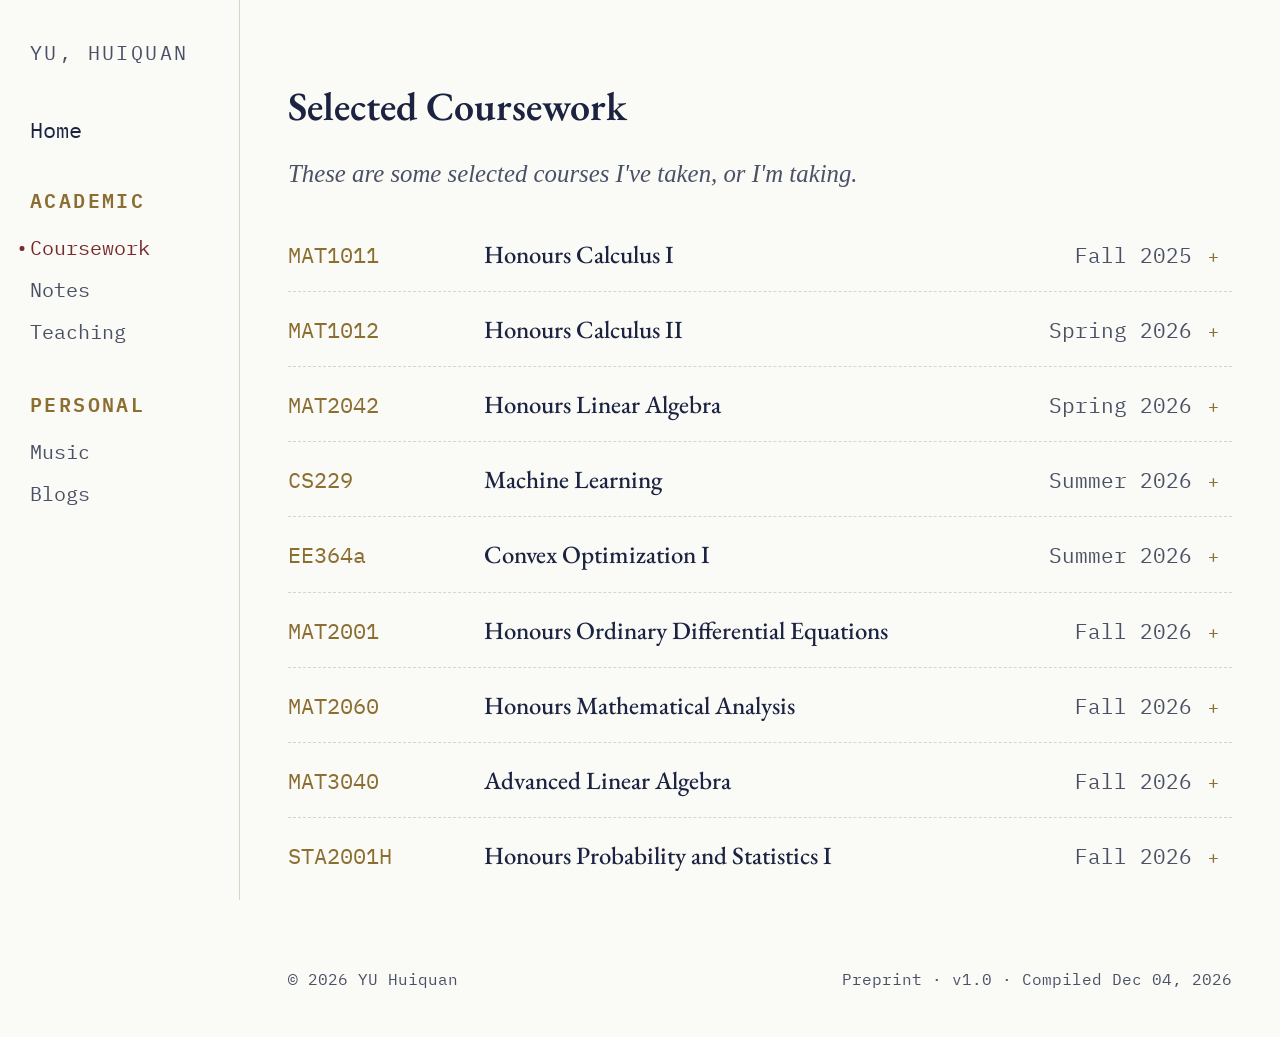
<file: coursework.html>
<!DOCTYPE html>
<html lang="en">
<head>
<meta charset="UTF-8">
<meta name="viewport" content="width=device-width, initial-scale=1.0">
<title>Coursework — YU Huiquan</title>
<link rel="preconnect" href="https://fonts.googleapis.com">
<link rel="preconnect" href="https://fonts.gstatic.com" crossorigin>
<link
  href="https://fonts.googleapis.com/css2?family=EB+Garamond:ital,wght@0,400;0,500;0,600;1,400;1,500&family=IBM+Plex+Mono:wght@400;600&family=Noto+Serif+SC:wght@400;500;600&display=swap"
  rel="stylesheet"
>
<link rel="stylesheet" href="style.css">
</head>
<body>


<aside class="sidebar">
  <div class="sidebar-brand">YU, Huiquan</div>

  <nav class="side-nav">
    <a class="nav-home" href="index.html">Home</a>

    <div class="nav-group">
      <div class="nav-group-title">Academic</div>
      <a href="coursework.html" class="active">Coursework</a>
      <a href="notes.html">Notes</a>
      <a href="teaching.html">Teaching</a>
    </div>

    <div class="nav-group">
      <div class="nav-group-title">Personal</div>
      <a href="music.html">Music</a>
      <a href="blogs.html">Blogs</a>
    </div>
  </nav>
</aside>


<div class="page-content">

<main class="wrap">
  <section class="reveal">
    <div class="sec-head" style="padding-top:32px;">
      <h1>Selected Coursework</h1>
        <p class="section-intro">
        These are some selected courses I've taken, or I'm taking.
        </p>
    </div>
<div class="teach-list">

<!--MAT1011-->
  <details class="course-card">
    <summary class="course-summary">

      <span class="code">MAT1011</span>

      <span class="course-title">
        Honours Calculus I
      </span>

      <span class="term">
        Fall 2025
      </span>

      <span class="expand-icon"></span>

    </summary>

    <div class="course-details">
      <ul>

        <li>
          <strong>Institution:</strong>
          The Chinese University of Hong Kong, Shenzhen
        </li>

        <li>
          <strong>Instructor:</strong>
          Prof. PAN Xingbin
        </li>

        <li>
          <strong>Description:</strong>
          This course and its continuation MAT1012 are designed for those students who are interested in mathematics, 
          and who wish to build a solid foundation for more advanced courses. These courses are aimed to develop students’ 
          abilities of analysing, problem-solving, mathematical thinking, reasoning and standardized expression. 
          The course MAT1011 deals with the basic theory and skills of calculus of single variable. Topics include functions, 
          limits and continuity, differentiation, integrability, integration and improper integrals.
        </li>

      </ul>
    </div>

  </details>

<!--MAT1012-->
  <details class="course-card">
    <summary class="course-summary">

      <span class="code">MAT1012</span>

      <span class="course-title">
        Honours Calculus II
      </span>

      <span class="term">
        Spring 2026
      </span>

      <span class="expand-icon"></span>

    </summary>

    <div class="course-details">
      <ul>

        <li>
          <strong>Institution:</strong>
          The Chinese University of Hong Kong, Shenzhen
        </li>

        <li>
          <strong>Instructor:</strong>
          Prof. PAN Xingbin
        </li>

        <li>
          <strong>Description:</strong>
          MAT1012 teaches multi-variables calculus with depth. Topics include theory of real numbers, infinite sequences and series (of numbers and of functions), uniform convergence, power series, Taylor expansions, implicit function theorems, 
          vectors and spaces, partial derivatives and differentiation, differentiability, integrability, double and iterated integrals, triple integrals, integrals depending on parameters, 
          integration of vector fields, line and surface integrals, Green’s theorem, Stokes’ theorem，divergence theorem.
        </li>

      </ul>
    </div>

  </details>

<!--MAT2042-->
    <details class="course-card">
    <summary class="course-summary">

        <span class="code">MAT2042</span>

        <span class="course-title">
        Honours Linear Algebra
        </span>

        <span class="term">
        Spring 2026
        </span>

        <span class="expand-icon"></span>

    </summary>

    <div class="course-details">
        <ul>

        <li>
            <strong>Institution:</strong>
            The Chinese University of Hong Kong, Shenzhen
        </li>

        <li>
            <strong>Instructor:</strong>
            Prof. NI Weiming
        </li>

        <li>
            <strong>Description:</strong>
            This course introduces the fundamental concepts and techniques of linear algebra, including: 
            vectors, vector spaces, system of linear equations, matrices, determinants, linear transformations, eigen-theory, 
            diagonalization, Jordan canonical form, matrix exponential, orthogonality, the Spectral Theorem.
        </li>

        </ul>
        </div>

    </details>

<!--CS229-->
    <details class="course-card">
    <summary class="course-summary">

        <span class="code">CS229</span>

        <span class="course-title">
        Machine Learning
        </span>

        <span class="term">
        Summer 2026
        </span>

        <span class="expand-icon"></span>

    </summary>

    <div class="course-details">
        <ul>

        <li>
            <strong>Institution:</strong>
            Leland Stanford Junior University
        </li>

        <li>
            <strong>Instructors:</strong>
            Jehangir Amjad & Anand Avati
        </li>

        <li>
            <strong>Description:</strong>
            This course provides a broad introduction to machine learning and statistical pattern recognition. 
            Topics include: supervised learning (generative learning, parametric/non-parametric learning, neural networks); 
            unsupervised learning (clustering, dimensionality reduction); learning theory (bias/variance tradeoffs, practical advice); 
            reinforcement learning and adaptive control. The course will also discuss recent applications of machine learning, 
            such as to robotic control, data mining, autonomous navigation, bioinformatics, speech recognition, and text and web data processing.
        </li>

        </ul>
        </div>

    </details>

<!--EE364a-->
    <details class="course-card">
    <summary class="course-summary">

        <span class="code">EE364a</span>

        <span class="course-title">
        Convex Optimization I
        </span>

        <span class="term">
        Summer 2026
        </span>

        <span class="expand-icon"></span>

    </summary>

    <div class="course-details">
        <ul>

        <li>
            <strong>Institution:</strong>
            Leland Stanford Junior University
        </li>

        <li>
            <strong>Instructors:</strong>
            Logan Bell & Nikhil Devanathan
        </li>

        <li>
            <strong>Description:</strong>
            Concentrates on recognizing and solving convex optimization problems that arise in applications. 
            Convex sets, functions, and optimization problems. Basics of convex analysis. Least-squares, linear and quadratic programs, semidefinite programming, minimax, extremal volume, and other problems. 
            Optimality conditions, duality theory, theorems of alternative, and applications. Interior-point methods. Applications to signal processing, statistics and machine learning, control and mechanical engineering, digital and analog circuit design, and finance.
        </li>

        </ul>
        </div>

    </details>

<!--MAT2001-->
  <details class="course-card">
    <summary class="course-summary">

      <span class="code">MAT2001</span>

      <span class="course-title">
        Honours Ordinary Differential Equations
      </span>

      <span class="term">
        Fall 2026
      </span>

      <span class="expand-icon"></span>

    </summary>

    <div class="course-details">
      <ul>

        <li>
          <strong>Institution:</strong>
          The Chinese University of Hong Kong, Shenzhen
        </li>

        <li>
          <strong>Instructor:</strong>
          Prof. NI Weiming
        </li>

        <li>
          <strong>Description:</strong>
          	This course teaches fundamental principles and methods of ordinary differential equations with rigorous theory and sophisticated techniques. 
            It covers the topics of first order differential equations, second order linear equations, two point boundary-value problems, systems of linear equations, 
            and qualitative theory of nonlinear differential equations, as well as their applications.
        </li>

      </ul>
    </div>

  </details>

<!--MAT2060-->
  <details class="course-card">
    <summary class="course-summary">

      <span class="code">MAT2060</span>

      <span class="course-title">
        Honours Mathematical Analysis
      </span>

      <span class="term">
        Fall 2026
      </span>

      <span class="expand-icon"></span>

    </summary>

    <div class="course-details">
      <ul>

        <li>
          <strong>Institution:</strong>
          The Chinese University of Hong Kong, Shenzhen
        </li>

        <li>
          <strong>Instructor:</strong>
          Prof. NI Weiming
        </li>

        <li>
          <strong>Description:</strong>
          	The contents and teaching methods of this course emphasize comprehensive understanding of the theory and methods of mathematical analysis, 
            and cultivate students' ability of in-depth analysis, rigorous reasoning, and courage to innovate. Topics include the systems of real and complex numbers, 
            point set topology in Euclidean spaces, metric spaces, Baire category theorem, differentiation and integration, implicit function theorem and its application, 
            sequences and series of functions, space of continuous functions, Fourier series, Fourier transform and Laplace transform, vector field theory and applications, Stokes’ and Divergence Theorems.
        </li>

      </ul>
    </div>

  </details>

<!--MAT3040-->
  <details class="course-card">
    <summary class="course-summary">

      <span class="code">MAT3040</span>

      <span class="course-title">
        Advanced Linear Algebra
      </span>

      <span class="term">
        Fall 2026
      </span>

      <span class="expand-icon"></span>

    </summary>

    <div class="course-details">
      <ul>

        <li>
          <strong>Institution:</strong>
          The Chinese University of Hong Kong, Shenzhen
        </li>

        <li>
          <strong>Instructor:</strong>
          Prof. WONG Kayue
        </li>

        <li>
          <strong>Description:</strong>
          	The topics include vector spaces and subspaces, linear transformations and matrix representations, 
            quotient and dual spaces, universal mapping property and tensor products, exterior algebra and determinants, 
            eigenvalues and eigenvectors, primary decomposition theorem and Jordan normal form, finite-dimensional Hilbert spaces, 
            self-adjoint operators, normal operators and the spectral theorem.

      </ul>
    </div>

  </details>

<!--STA2001H-->
  <details class="course-card">
    <summary class="course-summary">

      <span class="code">STA2001H</span>

      <span class="course-title">
        Honours Probability and Statistics I
      </span>

      <span class="term">
        Fall 2026
      </span>

      <span class="expand-icon"></span>

    </summary>

    <div class="course-details">
      <ul>

        <li>
          <strong>Institution:</strong>
          The Chinese University of Hong Kong, Shenzhen
        </li>

        <li>
          <strong>Instructor:</strong>
          Prof. ZONG Wei
        </li>

        <li>
          <strong>Description:</strong>
          	This course develops relevant probability models and theoretical concepts to describe such uncertainties and variability with motivating practical problems. 
            Topics include basic concepts of probability theory, discrete distributions, continuous distributions, generating functions, multivariate distributions, sampling distributions and limit theorems.

      </ul>
    </div>

  </details>

</div>
  </section>

</main>

<footer class="colophon">
  <div class="wrap footer-inner">
    <span id="year-line">© 2026 YU Huiquan</span>
    <span id="compiled-line"></span>
  </div>
</footer>


</div>

<script src="script.js"></script>
</body>
</html>
</file>
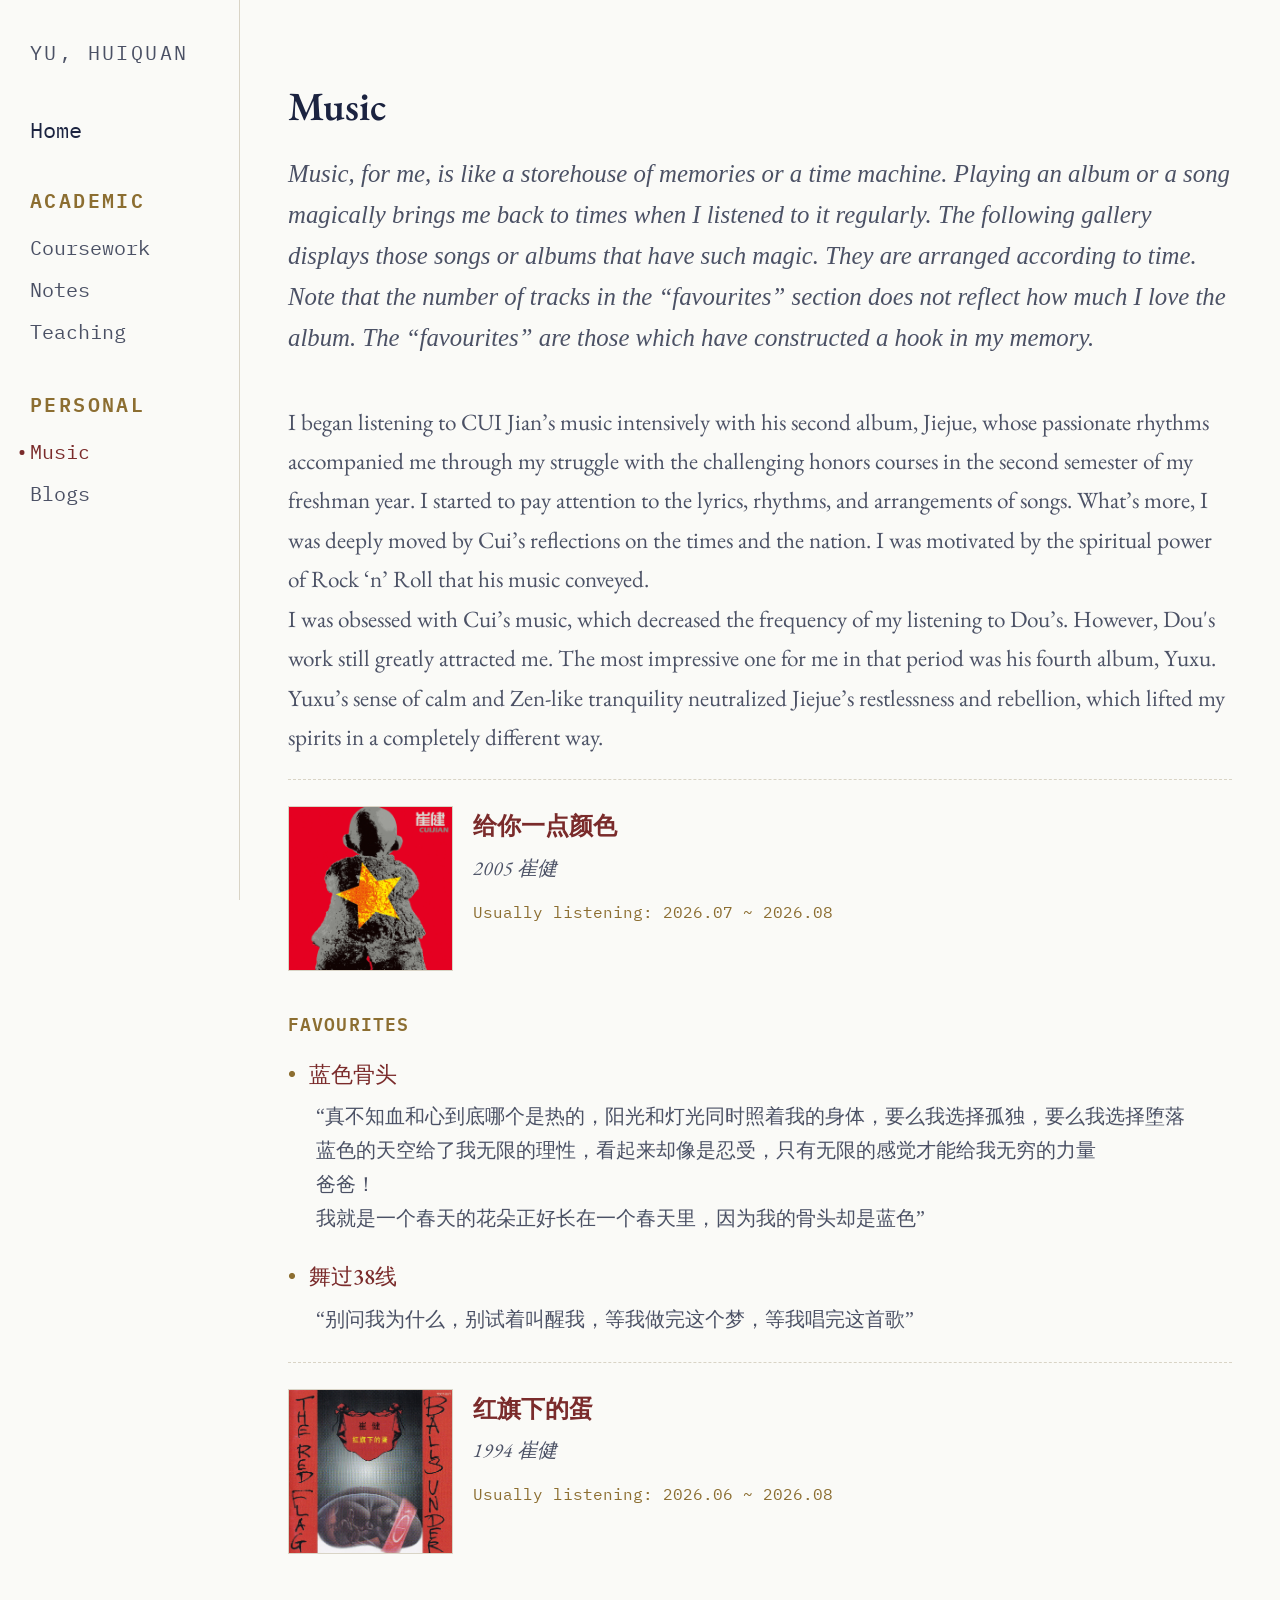
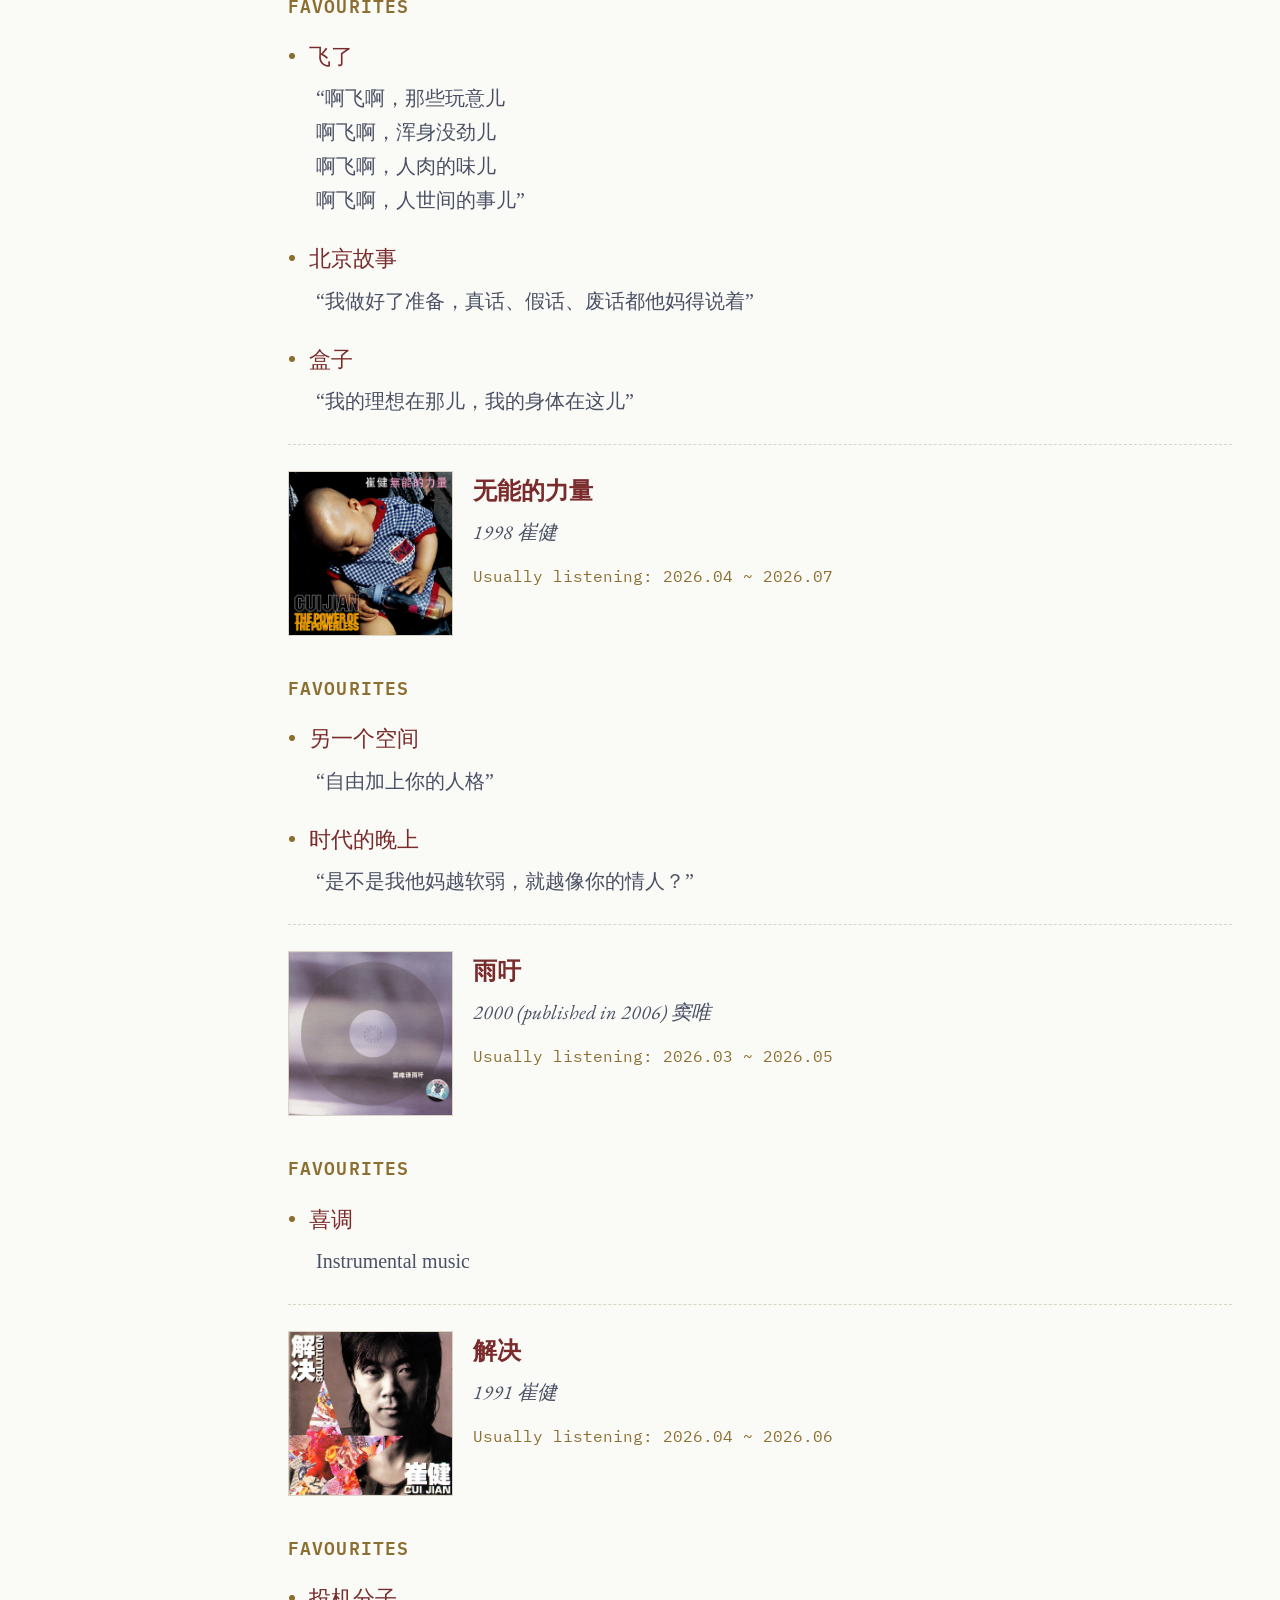
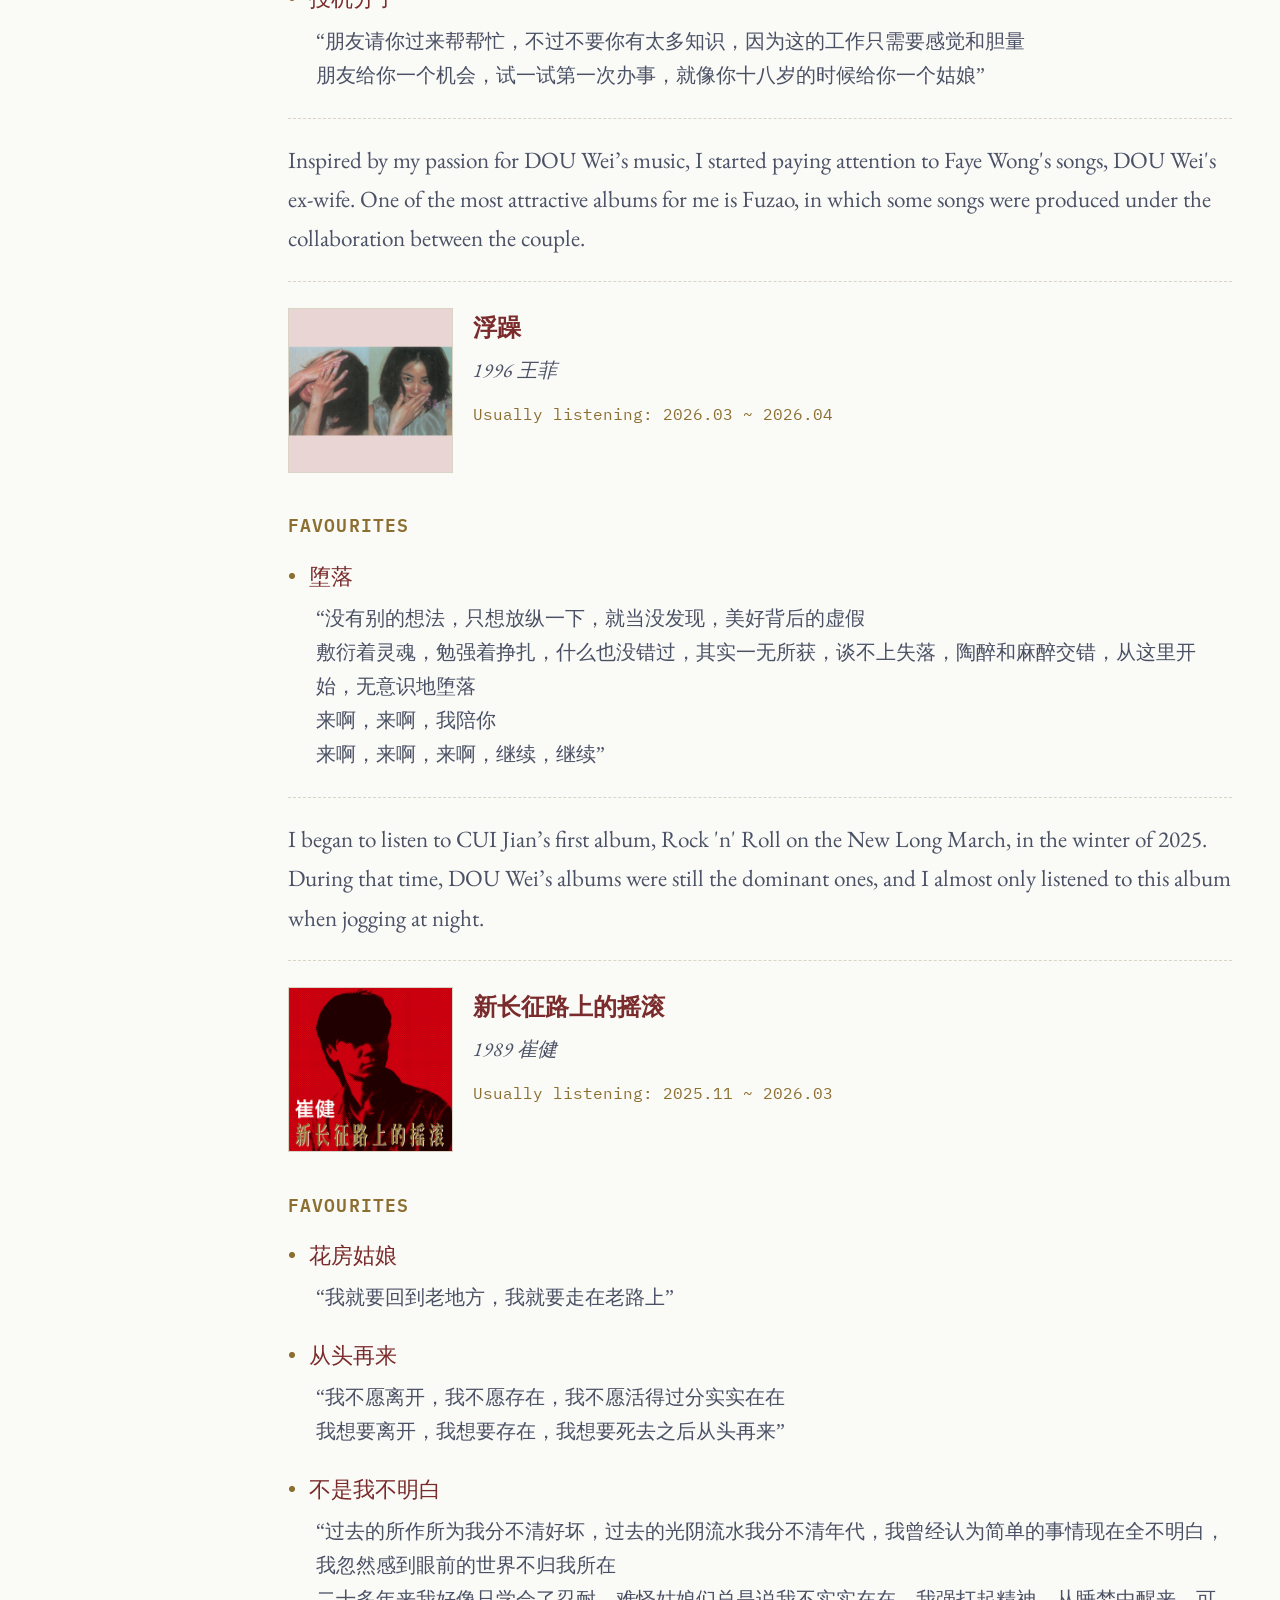
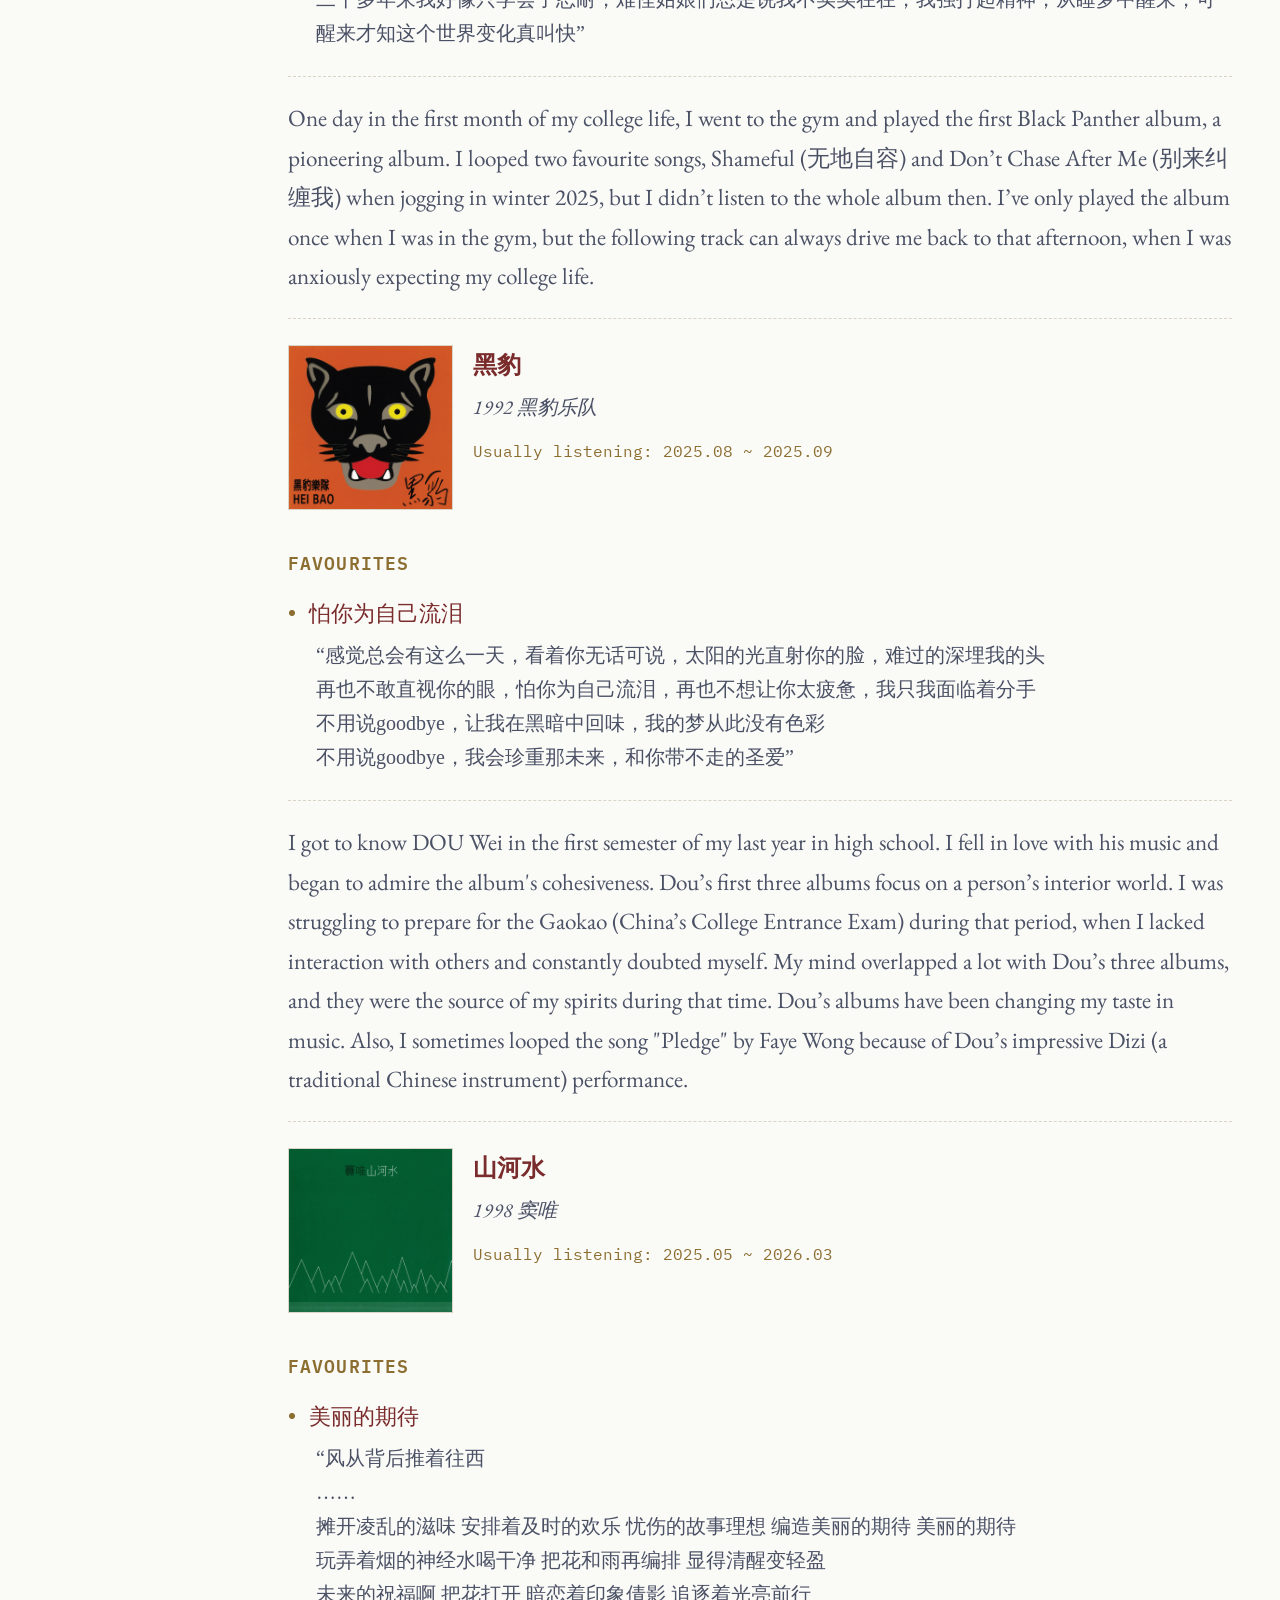
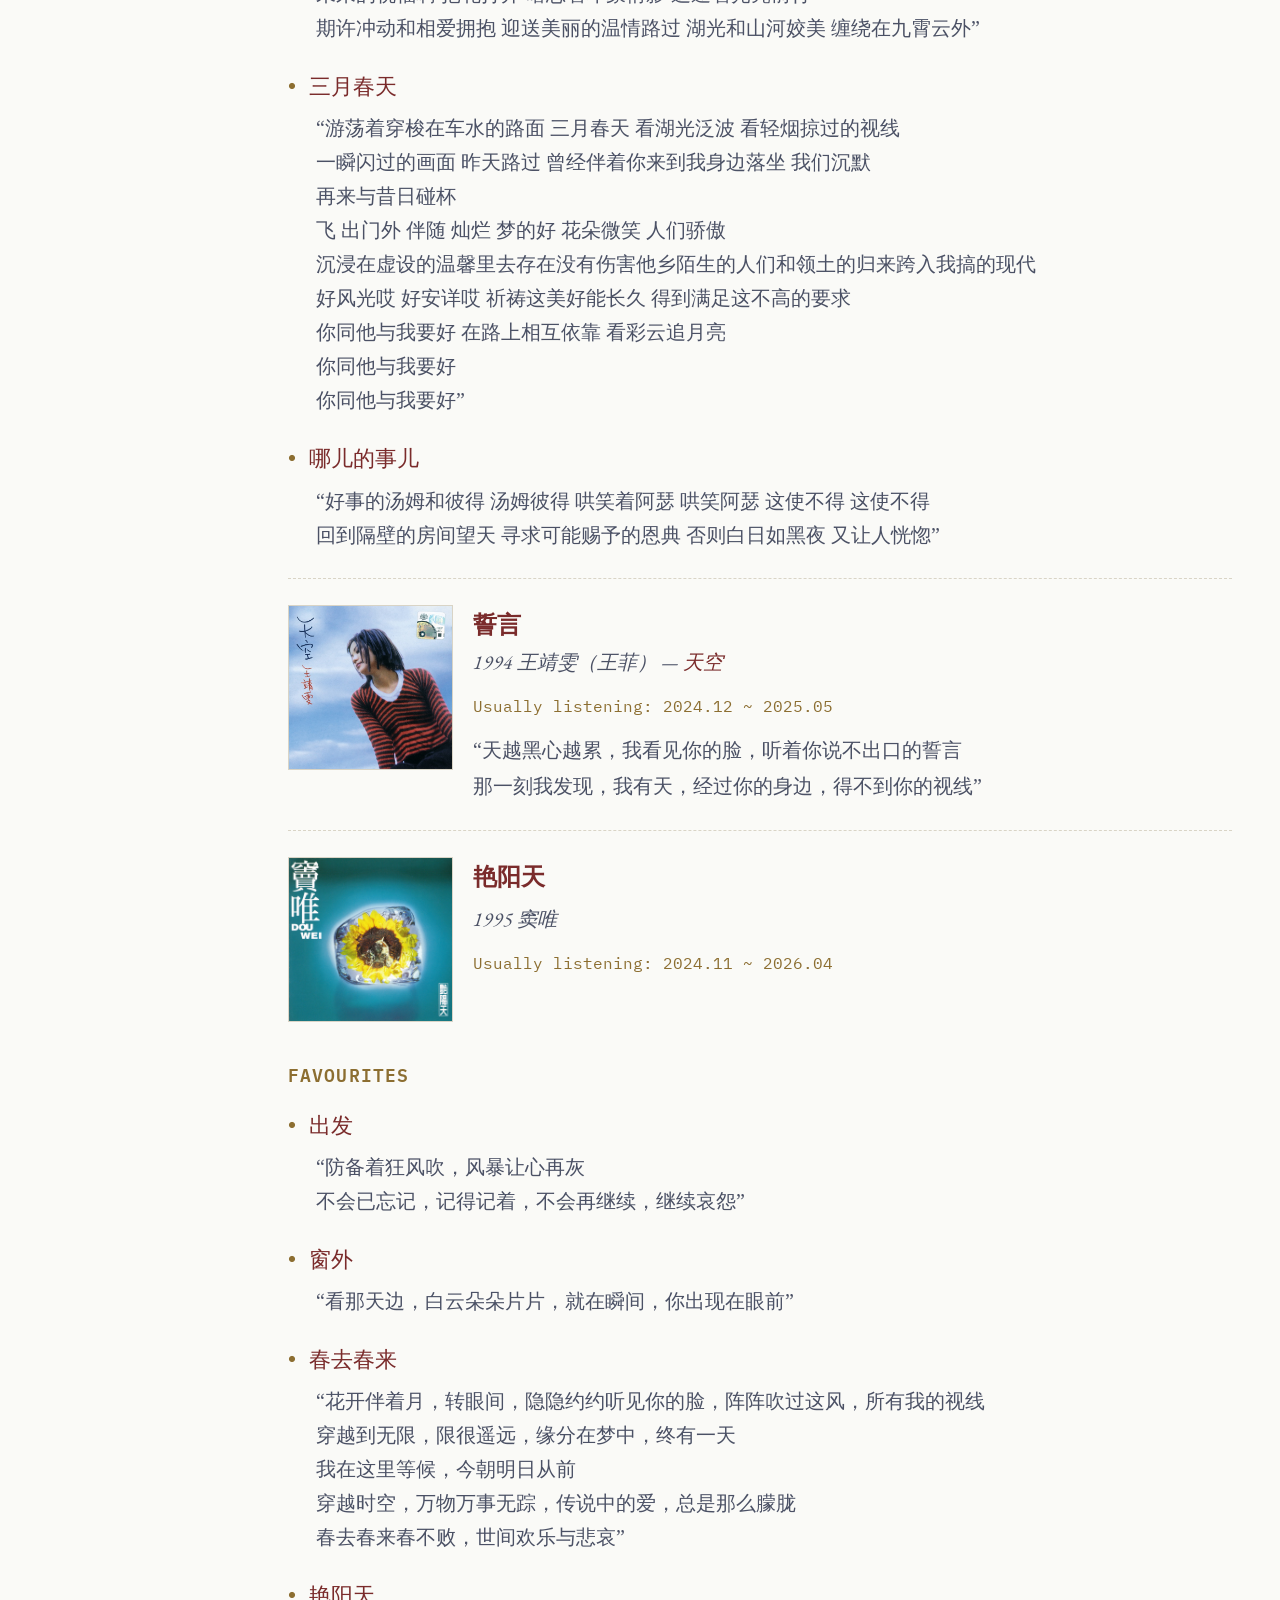
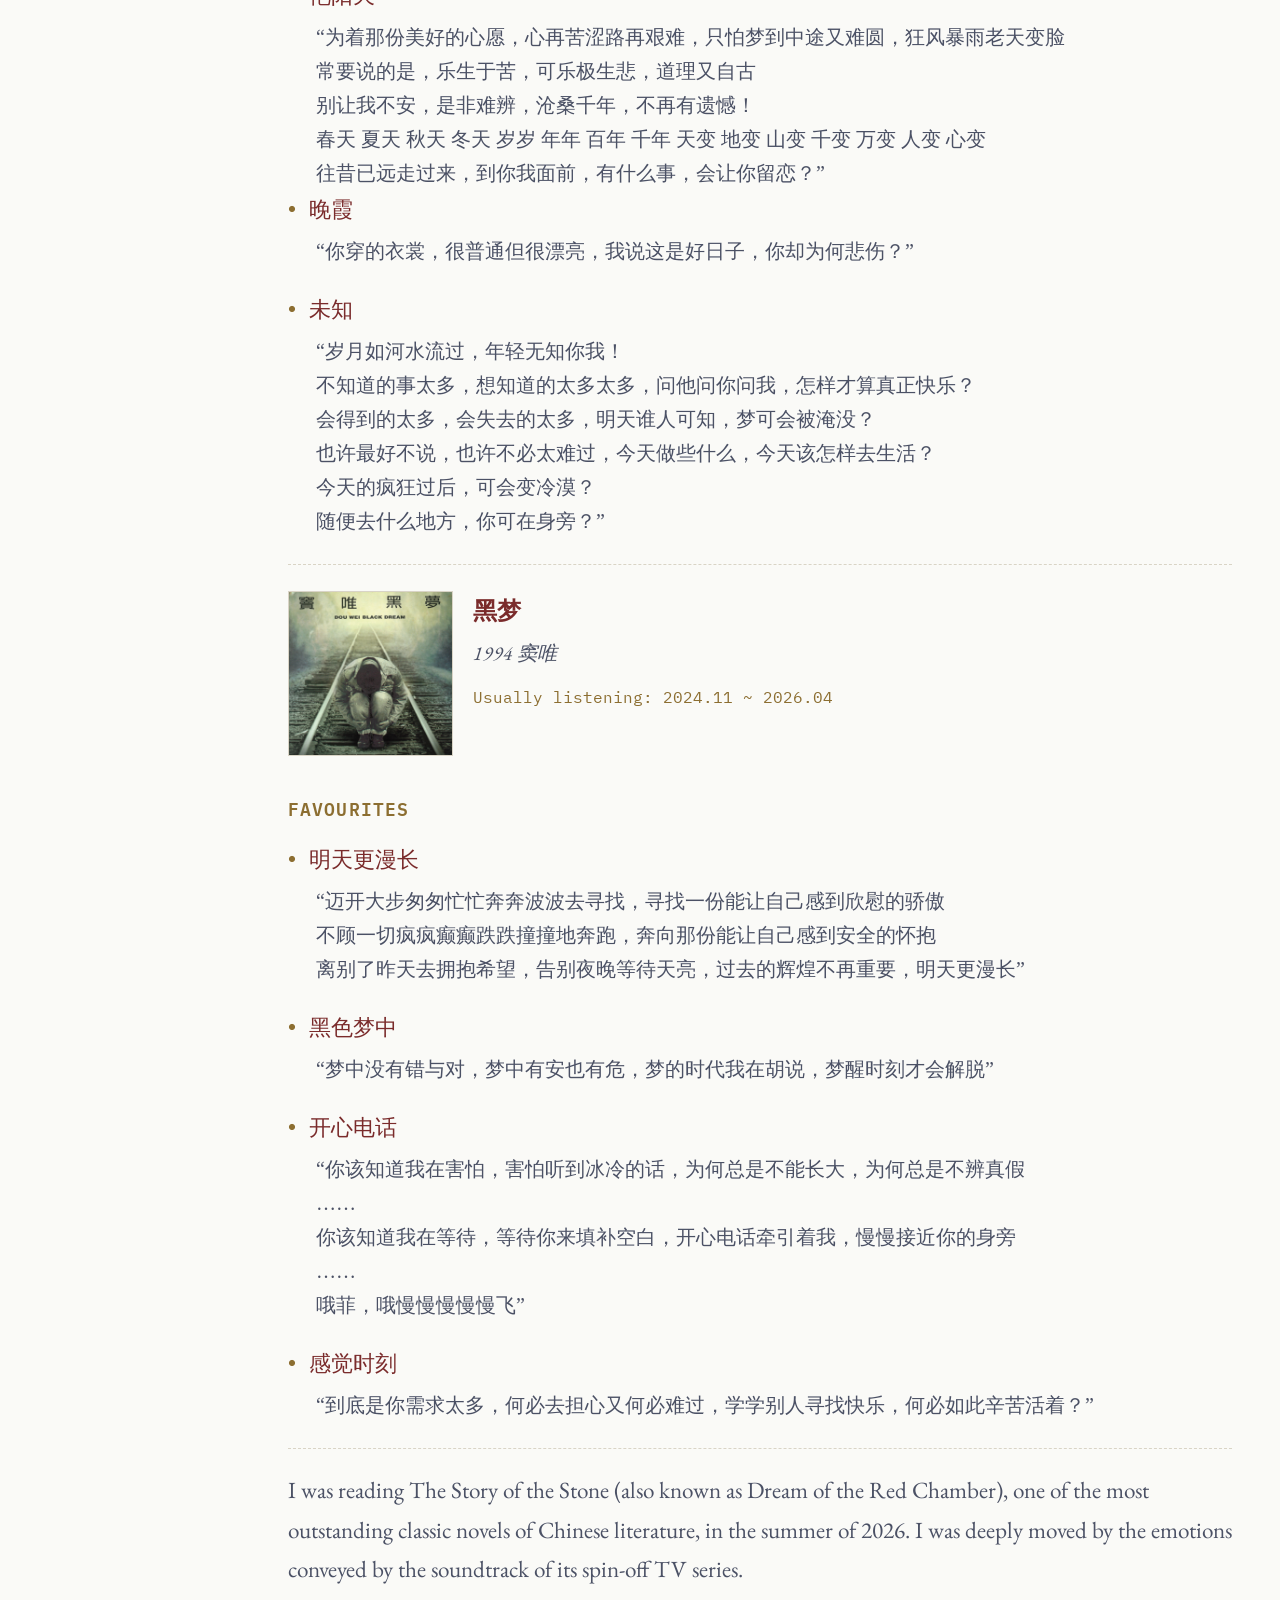
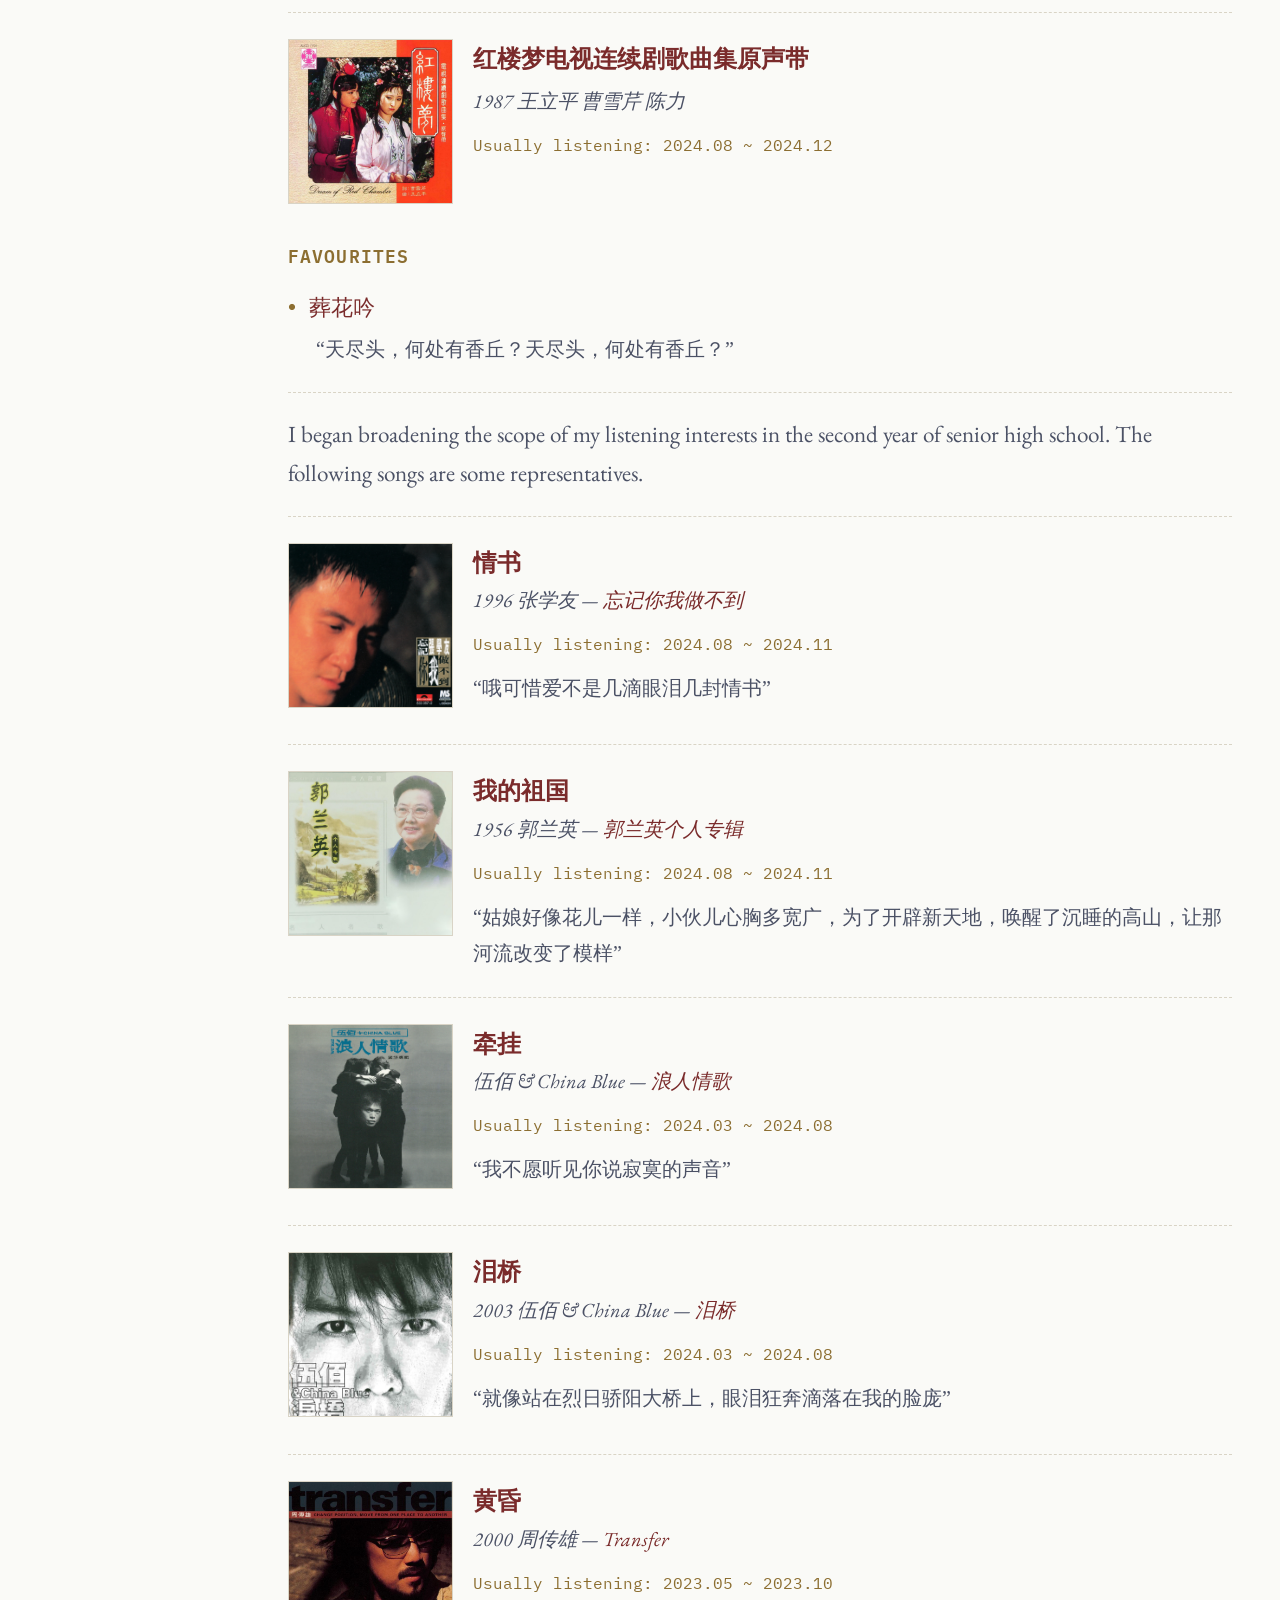
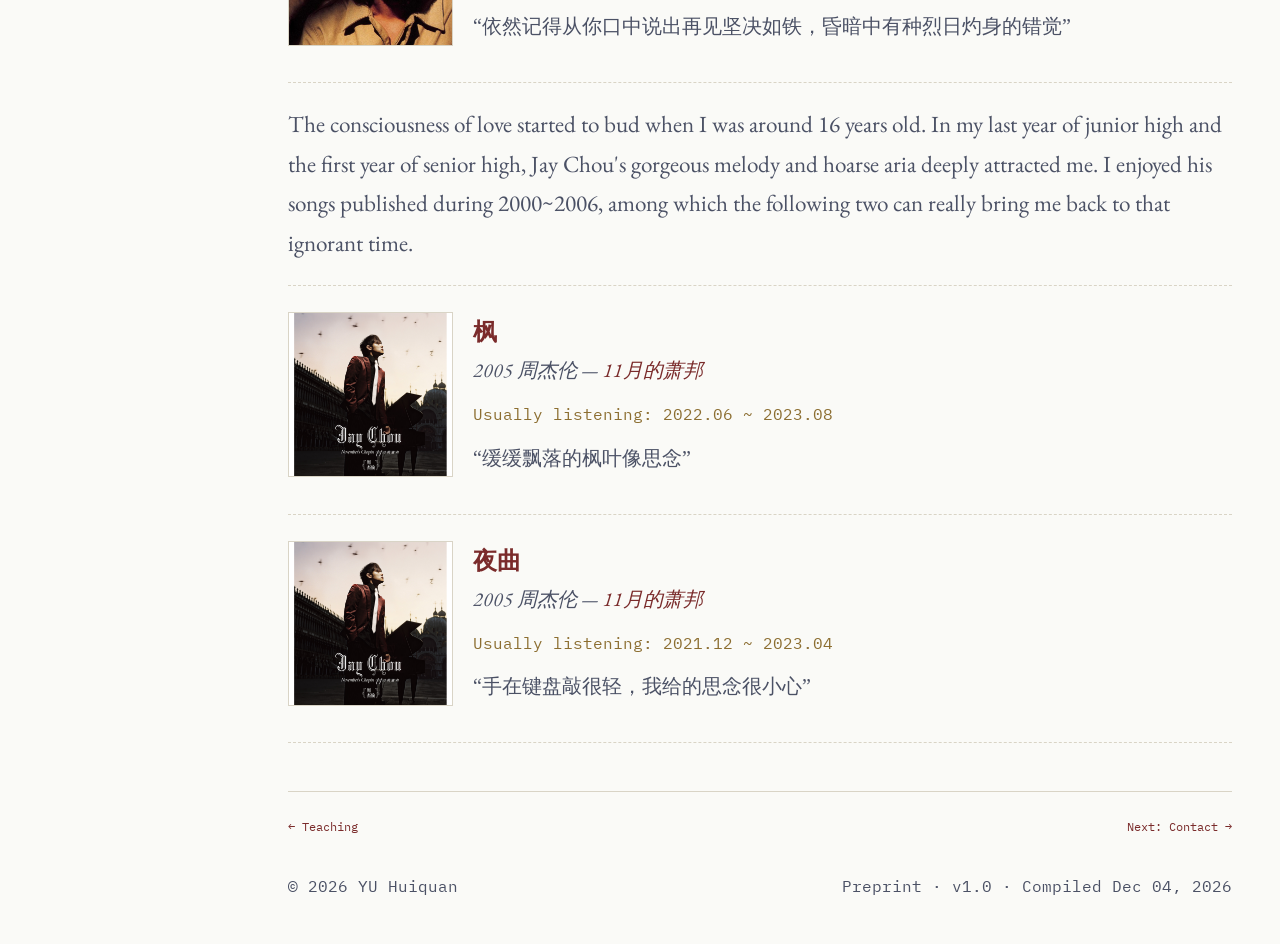
<file: music.html>
<!DOCTYPE html>
<html lang="en">
<head>
<meta charset="UTF-8">
<meta name="viewport" content="width=device-width, initial-scale=1.0">
<title>Music — YU Huiquan</title>
<link rel="preconnect" href="https://fonts.googleapis.com">
<link rel="preconnect" href="https://fonts.gstatic.com" crossorigin>
<link
  href="https://fonts.googleapis.com/css2?family=EB+Garamond:ital,wght@0,400;0,500;0,600;1,400;1,500&family=IBM+Plex+Mono:wght@400;600&family=Noto+Serif+SC:wght@400;500;600&display=swap"
  rel="stylesheet"
>
<link rel="stylesheet" href="style.css">
</head>
<body>

<!--
  ============================================================
  HOW TO ADD YOUR OWN ALBUM COVERS
  1. Save your album cover images into the "assets" folder,
     e.g. assets/track-1.jpg
  2. In each <div class="cover-placeholder">...</div> block below,
     delete that div and replace it with:
       <img class="cover" src="assets/track-1.jpg" alt="Album cover of [Song Title]">
  ============================================================
-->

<aside class="sidebar">
  <div class="sidebar-brand">YU, Huiquan</div>

  <nav class="side-nav">
    <a class="nav-home" href="index.html">Home</a>

    <div class="nav-group">
      <div class="nav-group-title">Academic</div>
      <a href="coursework.html">Coursework</a>
      <a href="notes.html">Notes</a>
      <a href="teaching.html">Teaching</a>
    </div>

    <div class="nav-group">
      <div class="nav-group-title">Personal</div>
      <a href="music.html" class="active">Music</a>
      <a href="blogs.html">Blogs</a>
    </div>
  </nav>
</aside>


<div class="page-content">

<main class="wrap">
  <section class="reveal">
<div class="sec-head" style="padding-top:32px;">
  <h1>Music</h1>

  <p class="section-intro">
    Music, for me, is like a storehouse of memories or a time machine.
    Playing an album or a song magically brings me back to times when I
    listened to it regularly. The following gallery displays those songs
    or albums that have such magic. They are arranged according to time.
    Note that the number of tracks in the “favourites” section does not
    reflect how much I love the album. The “favourites” are those which
    have constructed a hook in my memory.
  </p>
</div>

<div class="music-notes">
  <p style="color:var(--ink-soft);max-width:1200px;">I began listening to CUI Jian’s music intensively with his second album, Jiejue, whose passionate rhythms accompanied me through my struggle with the challenging honors courses in the second semester of my freshman year. 
    I started to pay attention to the lyrics, rhythms, and arrangements of songs. What’s more, I was deeply moved by Cui’s reflections on the times and the nation. I was motivated by the spiritual power of Rock ‘n’ Roll that his music conveyed. <br>
    I was obsessed with Cui’s music, which decreased the frequency of my listening to Dou’s. However, Dou's work still greatly attracted me. The most impressive one for me in that period was his fourth album, Yuxu. 
    Yuxu’s sense of calm and Zen-like tranquility neutralized Jiejue’s restlessness and rebellion, which lifted my spirits in a completely different way.
</div>

<!--给你一点颜色-->
<div class="album-card">

  <div class="album-main">

    <!-- Album cover -->
    <a href="https://music.apple.com/cn/album/%E7%BB%99%E4%BD%A0%E4%B8%80%E7%82%B9%E9%A2%9C%E8%89%B2/1590999610"
       target="_blank">

      <img
        class="cover"
        src="assets/music/给你一点颜色-崔健.jpg"
        alt="Album cover of 给你一点颜色"
      >

    </a>

    <div class="album-meta">

      <h3>
        <a href="https://music.apple.com/cn/album/%E7%BB%99%E4%BD%A0%E4%B8%80%E7%82%B9%E9%A2%9C%E8%89%B2/1590999610"
           target="_blank">
          给你一点颜色
        </a>
      </h3>

      <p class="artist">
        2005 崔健
      </p>

      <span class="track-tag">
        Usually listening: 2026.07 ~ 2026.08
      </span>

    </div>

  </div> <!-- album-main 在这里结束 -->


  <!-- Favorite songs -->
  <div class="favorite-tracks">

    <h4 class="favorite-heading">
      Favourites
    </h4>

    <div class="favorite-track">

      <h4>
        <a>
          蓝色骨头
        </a>
      </h4>

      <blockquote class="lyric">
        “真不知血和心到底哪个是热的，阳光和灯光同时照着我的身体，要么我选择孤独，要么我选择堕落 <br>
        蓝色的天空给了我无限的理性，看起来却像是忍受，只有无限的感觉才能给我无穷的力量 <br>
        爸爸！<br>
        我就是一个春天的花朵正好长在一个春天里，因为我的骨头却是蓝色”
      </blockquote>

    </div>

    <div class="favorite-track">

      <h4>
        <a href="https://music.apple.com/cn/album/%E8%88%9E%E8%BF%8738%E7%BA%BF/1590999610?i=1591000169"
           target="_blank">
          舞过38线
        </a>
      </h4>

      <blockquote class="lyric">
        “别问我为什么，别试着叫醒我，等我做完这个梦，等我唱完这首歌”
      </blockquote>

    </div>

  </div>

</div>

<!--红旗下的蛋-->
<div class="album-card">

  <div class="album-main">

    <!-- Album cover -->
    <a>

      <img
        class="cover"
        src="assets/music/红旗下的蛋-崔健.jpg"
        alt="Album cover of 红旗下的蛋"
      >

    </a>

    <div class="album-meta">

      <h3>
        <a>
          红旗下的蛋
        </a>
      </h3>

      <p class="artist">
        1994 崔健
      </p>

      <span class="track-tag">
        Usually listening: 2026.06 ~ 2026.08
      </span>

    </div>

  </div> <!-- album-main 在这里结束 -->


  <!-- Favorite songs -->
  <div class="favorite-tracks">

    <h4 class="favorite-heading">
      Favourites
    </h4>

    <div class="favorite-track">

      <h4>
        <a>
          飞了
        </a>
      </h4>

      <blockquote class="lyric">
        “啊飞啊，那些玩意儿 <br>
        啊飞啊，浑身没劲儿 <br>
        啊飞啊，人肉的味儿 <br>
        啊飞啊，人世间的事儿”
      </blockquote>

    </div>    

    <div class="favorite-track">

      <h4>
        <a>
          北京故事
        </a>
      </h4>

      <blockquote class="lyric">
        “我做好了准备，真话、假话、废话都他妈得说着”
      </blockquote>

    </div>


    <div class="favorite-track">

      <h4>
        <a>
          盒子
        </a>
      </h4>

      <blockquote class="lyric">
        “我的理想在那儿，我的身体在这儿”
      </blockquote>

    </div>

  </div>

</div>

<!--无能的力量-->
<div class="album-card">

  <div class="album-main">

    <!-- Album cover -->
    <a href="https://music.apple.com/cn/album/%E6%97%A0%E8%83%BD%E7%9A%84%E5%8A%9B%E9%87%8F/1590971366"
       target="_blank">

      <img
        class="cover"
        src="assets/music/无能的力量-崔健.jpg"
        alt="Album cover of 无能的力量"
      >

    </a>

    <div class="album-meta">

      <h3>
        <a href="https://music.apple.com/cn/album/%E6%97%A0%E8%83%BD%E7%9A%84%E5%8A%9B%E9%87%8F/1590971366"
           target="_blank">
          无能的力量
        </a>
      </h3>

      <p class="artist">
        1998 崔健
      </p>

      <span class="track-tag">
        Usually listening: 2026.04 ~ 2026.07
      </span>

    </div>

  </div> <!-- album-main 在这里结束 -->


  <!-- Favorite songs -->
  <div class="favorite-tracks">

    <h4 class="favorite-heading">
      Favourites
    </h4>

    <div class="favorite-track">

      <h4>
        <a href="https://music.apple.com/cn/album/%E5%8F%A6%E4%B8%80%E4%B8%AA%E7%A9%BA%E9%97%B4/1590971366?i=1590971783"
           target="_blank">
          另一个空间
        </a>
      </h4>

      <blockquote class="lyric">
        “自由加上你的人格”
      </blockquote>

    </div>

    <div class="favorite-track">

      <h4>
        <a href="https://music.apple.com/cn/album/%E6%97%B6%E4%BB%A3%E7%9A%84%E6%99%9A%E4%B8%8A/1590971366?i=1590971792"
           target="_blank">
          时代的晚上
        </a>
      </h4>

      <blockquote class="lyric">
        “是不是我他妈越软弱，就越像你的情人？”
      </blockquote>

    </div>

  </div>

</div>

<!--雨吁-->
<div class="album-card">

  <div class="album-main">

    <!-- Album cover -->
    <a>

      <img
        class="cover"
        src="assets/music/雨吁-窦唯.jpg"
        alt="Album cover of 雨吁"
      >

    </a>

    <div class="album-meta">

      <h3>
        <a>
          雨吁
        </a>
      </h3>

      <p class="artist">
        2000 (published in 2006) 窦唯
      </p>

      <span class="track-tag">
        Usually listening: 2026.03 ~ 2026.05
      </span>

    </div>

  </div> <!-- album-main 在这里结束 -->


  <!-- Favorite songs -->
  <div class="favorite-tracks">

    <h4 class="favorite-heading">
      Favourites
    </h4>

    <div class="favorite-track">

      <h4>
        <a>
          喜调
        </a>
      </h4>

      <blockquote class="lyric">
        Instrumental music
      </blockquote>

    </div>

  </div>

</div>

<!--解决-->
<div class="album-card">

  <div class="album-main">

    <!-- Album cover -->
    <a>

      <img
        class="cover"
        src="assets/music/解决-崔健.jpg"
        alt="Album cover of 解决"
      >

    </a>

    <div class="album-meta">

      <h3>
        <a href="https://music.apple.com/cn/album/%E6%96%B0%E9%95%BF%E5%BE%81%E8%B7%AF%E4%B8%8A%E7%9A%84%E6%91%87%E6%BB%9A/1585625540"
           target="_blank">
          解决
        </a>
      </h3>

      <p class="artist">
        1991 崔健
      </p>

      <span class="track-tag">
        Usually listening: 2026.04 ~ 2026.06
      </span>

    </div>

  </div> <!-- album-main 在这里结束 -->


  <!-- Favorite songs -->
  <div class="favorite-tracks">

    <h4 class="favorite-heading">
      Favourites
    </h4>

    <div class="favorite-track">

      <h4>
        <a>
          投机分子
        </a>
      </h4>

      <blockquote class="lyric">
        “朋友请你过来帮帮忙，不过不要你有太多知识，因为这的工作只需要感觉和胆量 <br>
        朋友给你一个机会，试一试第一次办事，就像你十八岁的时候给你一个姑娘”
      </blockquote>

    </div>

  </div>

</div>


<div class="music-notes">
  <p style="color:var(--ink-soft);max-width:1200px;">Inspired by my passion for DOU Wei’s music, I started paying attention to Faye Wong's songs, DOU Wei's ex-wife. One of the most attractive albums for me is Fuzao, in which some songs were produced under the collaboration between the couple.</p>
</div>

<!--浮躁-->
<div class="album-card">

  <div class="album-main">

    <!-- Album cover -->
    <a href="https://music.apple.com/cn/album/%E6%B5%AE%E8%BA%81/1443287350"
       target="_blank">

      <img
        class="cover"
        src="assets/music/浮躁-王菲.jpg"
        alt="Album cover of 浮躁"
      >

    </a>

    <div class="album-meta">

      <h3>
        <a href="https://music.apple.com/cn/album/%E6%B5%AE%E8%BA%81/1443287350"
           target="_blank">
          浮躁
        </a>
      </h3>

      <p class="artist">
        1996 王菲
      </p>

      <span class="track-tag">
        Usually listening: 2026.03 ~ 2026.04
      </span>

    </div>

  </div> <!-- album-main 在这里结束 -->


  <!-- Favorite songs -->
  <div class="favorite-tracks">

    <h4 class="favorite-heading">
      Favourites
    </h4>

    <div class="favorite-track">

      <h4>
        <a href="https://music.apple.com/cn/album/%E5%A0%95%E8%90%BD/1443287350?i=1443287520"
           target="_blank">
          堕落
        </a>
      </h4>

      <blockquote class="lyric">
        “没有别的想法，只想放纵一下，就当没发现，美好背后的虚假 <br>
        敷衍着灵魂，勉强着挣扎，什么也没错过，其实一无所获，谈不上失落，陶醉和麻醉交错，从这里开始，无意识地堕落 <br>
        来啊，来啊，我陪你 <br>
        来啊，来啊，来啊，继续，继续”
      </blockquote>

    </div>

  </div>

</div>


<div class="music-notes">
  <p style="color:var(--ink-soft);max-width:1200px;">I began to listen to CUI Jian’s first album, Rock 'n' Roll on the New Long March, in the winter of 2025. During that time, DOU Wei’s albums were still the dominant ones, and I almost only listened to this album when jogging at night.</p>
</div>

<!--新长征路上的摇滚-->
<div class="album-card">

  <div class="album-main">

    <!-- Album cover -->
    <a href="https://music.apple.com/cn/album/%E6%96%B0%E9%95%BF%E5%BE%81%E8%B7%AF%E4%B8%8A%E7%9A%84%E6%91%87%E6%BB%9A/1585625540"
       target="_blank">

      <img
        class="cover"
        src="assets/music/新长征路上的摇滚-崔健.jpg"
        alt="Album cover of 新长征路上的摇滚"
      >

    </a>

    <div class="album-meta">

      <h3>
        <a href="https://music.apple.com/cn/album/%E6%96%B0%E9%95%BF%E5%BE%81%E8%B7%AF%E4%B8%8A%E7%9A%84%E6%91%87%E6%BB%9A/1585625540"
           target="_blank">
          新长征路上的摇滚
        </a>
      </h3>

      <p class="artist">
        1989 崔健
      </p>

      <span class="track-tag">
        Usually listening: 2025.11 ~ 2026.03
      </span>

    </div>

  </div> <!-- album-main 在这里结束 -->


  <!-- Favorite songs -->
  <div class="favorite-tracks">

    <h4 class="favorite-heading">
      Favourites
    </h4>

    <div class="favorite-track">

      <h4>
        <a href="https://music.apple.com/cn/album/%E8%8A%B1%E6%88%BF%E5%A7%91%E5%A8%98/1585625540?i=1585625842"
           target="_blank">
          花房姑娘
        </a>
      </h4>

      <blockquote class="lyric">
        “我就要回到老地方，我就要走在老路上”
      </blockquote>

    </div>

    <div class="favorite-track">

      <h4>
        <a href="https://music.apple.com/cn/album/%E4%BB%8E%E5%A4%B4%E5%86%8D%E6%9D%A5/1585625540?i=1585626106"
           target="_blank">
          从头再来
        </a>
      </h4>

      <blockquote class="lyric">
        “我不愿离开，我不愿存在，我不愿活得过分实实在在 <br>
        我想要离开，我想要存在，我想要死去之后从头再来”
      </blockquote>

    </div>

    <div class="favorite-track">

      <h4>
        <a href="https://music.apple.com/cn/album/%E5%93%AA%E5%84%BF%E7%9A%84%E4%BA%8B%E5%84%BF/200621797?i=200623595"
           target="_blank">
          不是我不明白
        </a>
      </h4>

      <blockquote class="lyric">
        “过去的所作所为我分不清好坏，过去的光阴流水我分不清年代，我曾经认为简单的事情现在全不明白，我忽然感到眼前的世界不归我所在 <br>
        二十多年来我好像只学会了忍耐，难怪姑娘们总是说我不实实在在，我强打起精神，从睡梦中醒来，可醒来才知这个世界变化真叫快”
      </blockquote>

    </div>

  </div>

</div>

<div class="music-notes">
  <p style="color:var(--ink-soft);max-width:1200px;">One day in the first month of my college life, I went to the gym and played the first Black Panther album, a pioneering album. I looped two favourite songs, Shameful (无地自容) and Don’t Chase After Me (别来纠缠我) when jogging in winter 2025, but I didn’t listen to the whole album then. I’ve only played the album once when I was in the gym, but the following track can always drive me back to that afternoon, when I was anxiously expecting my college life. </p>
</div>

<!--黑豹-->
<div class="album-card">

  <div class="album-main">

    <!-- Album cover -->
    <a href="https://music.apple.com/cn/album/%E9%BB%91%E8%B1%B9/177025348"
       target="_blank">

      <img
        class="cover"
        src="assets/music/黑豹-黑豹乐队.jpg"
        alt="Album cover of 黑豹"
      >

    </a>

    <div class="album-meta">

      <h3>
        <a href="https://music.apple.com/cn/album/%E9%BB%91%E8%B1%B9/177025348"
           target="_blank">
          黑豹
        </a>
      </h3>

      <p class="artist">
        1992 黑豹乐队
      </p>

      <span class="track-tag">
        Usually listening: 2025.08 ~ 2025.09
      </span>

    </div>

  </div> <!-- album-main 在这里结束 -->


  <!-- Favorite songs -->
  <div class="favorite-tracks">

    <h4 class="favorite-heading">
      Favourites
    </h4>

    <div class="favorite-track">

      <h4>
        <a href="https://music.apple.com/cn/album/%E6%80%95%E4%BD%A0%E4%B8%BA%E8%87%AA%E5%B7%B1%E6%B5%81%E6%B3%AA/177025348?i=177030529"
           target="_blank">
          怕你为自己流泪
        </a>
      </h4>

      <blockquote class="lyric">
        “感觉总会有这么一天，看着你无话可说，太阳的光直射你的脸，难过的深埋我的头 <br>
        再也不敢直视你的眼，怕你为自己流泪，再也不想让你太疲惫，我只我面临着分手 <br>
        不用说goodbye，让我在黑暗中回味，我的梦从此没有色彩 <br>
        不用说goodbye，我会珍重那未来，和你带不走的圣爱”
      </blockquote>

    </div>

  </div>

</div>

<div class="music-notes">
  <p style="color:var(--ink-soft);max-width:1200px;">I got to know DOU Wei in the first semester of my last year in high school. I fell in love with his music and began to admire the album's cohesiveness. Dou’s first three albums focus on a person’s interior world. I was struggling to prepare for the Gaokao (China’s College Entrance Exam) during that period, when I lacked interaction with others and constantly doubted myself. My mind overlapped a lot with Dou’s three albums, and they were the source of my spirits during that time. Dou’s albums have been changing my taste in music. Also, I sometimes looped the song "Pledge" by Faye Wong because of Dou’s impressive Dizi (a traditional Chinese instrument) performance. </p>
</div>


<!--山河水-->
<div class="album-card">

  <div class="album-main">

    <!-- Album cover -->
    <a href="https://music.apple.com/cn/album/%E5%B1%B1%E6%B2%B3%E6%B0%B4/200621797"
       target="_blank">

      <img
        class="cover"
        src="assets/music/山河水-窦唯.jpg"
        alt="Album cover of 山河水"
      >

    </a>

    <div class="album-meta">

      <h3>
        <a href="https://music.apple.com/cn/album/%E5%B1%B1%E6%B2%B3%E6%B0%B4/200621797"
           target="_blank">
          山河水
        </a>
      </h3>

      <p class="artist">
        1998 窦唯
      </p>

      <span class="track-tag">
        Usually listening: 2025.05 ~ 2026.03
      </span>

    </div>

  </div> <!-- album-main 在这里结束 -->


  <!-- Favorite songs -->
  <div class="favorite-tracks">

    <h4 class="favorite-heading">
      Favourites
    </h4>

    <div class="favorite-track">

      <h4>
        <a href="https://music.apple.com/cn/album/%E7%BE%8E%E4%B8%BD%E7%9A%84%E6%9C%9F%E5%BE%85/200621797?i=200622097"
           target="_blank">
          美丽的期待
        </a>
      </h4>

      <blockquote class="lyric">
        “风从背后推着往西 <br>
        …… <br>
        摊开凌乱的滋味 安排着及时的欢乐 忧伤的故事理想 编造美丽的期待 美丽的期待 <br>
        玩弄着烟的神经水喝干净 把花和雨再编排 显得清醒变轻盈 <br>
        未来的祝福啊 把花打开 暗恋着印象倩影 追逐着光亮前行 <br>
        期许冲动和相爱拥抱 迎送美丽的温情路过 湖光和山河姣美 缠绕在九霄云外”
      </blockquote>

    </div>

    <div class="favorite-track">

      <h4>
        <a href="https://music.apple.com/cn/album/%E4%B8%89%E6%9C%88%E6%98%A5%E5%A4%A9/200621797?i=200622988"
           target="_blank">
          三月春天
        </a>
      </h4>

      <blockquote class="lyric">
        “游荡着穿梭在车水的路面 三月春天 看湖光泛波 看轻烟掠过的视线 <br>
        一瞬闪过的画面 昨天路过 曾经伴着你来到我身边落坐 我们沉默 <br>
        再来与昔日碰杯 <br>
        飞 出门外 伴随 灿烂 梦的好 花朵微笑 人们骄傲 <br>
        沉浸在虚设的温馨里去存在没有伤害他乡陌生的人们和领土的归来跨入我搞的现代 <br>
        好风光哎 好安详哎 祈祷这美好能长久 得到满足这不高的要求 <br>
        你同他与我要好 在路上相互依靠 看彩云追月亮 <br>
        你同他与我要好 <br>
        你同他与我要好”
      </blockquote>

    </div>

    <div class="favorite-track">

      <h4>
        <a href="https://music.apple.com/cn/album/%E5%93%AA%E5%84%BF%E7%9A%84%E4%BA%8B%E5%84%BF/200621797?i=200623595"
           target="_blank">
          哪儿的事儿
        </a>
      </h4>

      <blockquote class="lyric">
        “好事的汤姆和彼得 汤姆彼得 哄笑着阿瑟 哄笑阿瑟 这使不得 这使不得 <br>
        回到隔壁的房间望天 寻求可能赐予的恩典 否则白日如黑夜 又让人恍惚”
      </blockquote>

    </div>

  </div>

</div>

<!--誓言-->
<div class="track-card">
  <!-- Album cover -->
  <a href="https://music.apple.com/cn/album/%E5%A4%A9%E7%A9%BA/1443363496" target="_blank">
    <img
      class="cover"
      src="assets/music/天空-王菲.jpg"
      alt="Album cover of [天空]"
    >
  </a>
  <div class="track-meta">
    <!-- Song title -->
    <h3>
      <a href="https://music.apple.com/cn/album/%E5%A4%A9%E7%A9%BA/1443363496" target="_blank">
        誓言
      </a>
    </h3>
    <!-- Artist and album -->
    <p class="artist">
      1994 王靖雯（王菲）
      —
      <a href="https://music.apple.com/cn/album/%E5%A4%A9%E7%A9%BA/1443363496" target="_blank">
        天空
      </a>
    </p>
    <!-- Listening period -->
    <span class="track-tag">
      Usually listening: 2024.12 ~ 2025.05
    </span>
    <!-- Lyric -->
    <blockquote class="lyric">
      “天越黑心越累，我看见你的脸，听着你说不出口的誓言 <br>
      那一刻我发现，我有天，经过你的身边，得不到你的视线”
    </blockquote>
  </div>
</div>

<!--艳阳天-->
<div class="album-card">

  <div class="album-main">

    <!-- Album cover -->
    <a href="https://music.apple.com/cn/album/%E8%89%B7%E9%99%BD%E5%A4%A9/156116977"
       target="_blank">

      <img
        class="cover"
        src="assets/music/艷陽天-窦唯.jpg"
        alt="Album cover of 艳阳天"
      >

    </a>

    <div class="album-meta">

      <h3>
        <a href="https://music.apple.com/cn/album/%E8%89%B7%E9%99%BD%E5%A4%A9/156116977"
           target="_blank">
          艳阳天
        </a>
      </h3>

      <p class="artist">
        1995 窦唯
      </p>

      <span class="track-tag">
        Usually listening: 2024.11 ~ 2026.04
      </span>

    </div>

  </div> <!-- album-main 在这里结束 -->


  <!-- Favorite songs -->
  <div class="favorite-tracks">

    <h4 class="favorite-heading">
      Favourites
    </h4>

    <div class="favorite-track">

      <h4>
        <a href="https://music.apple.com/cn/album/%E5%87%BA%E5%8F%91/156116977?i=156116997"
           target="_blank">
          出发
        </a>
      </h4>

      <blockquote class="lyric">
        “防备着狂风吹，风暴让心再灰 <br>
        不会已忘记，记得记着，不会再继续，继续哀怨”
      </blockquote>

    </div>

    <div class="favorite-track">

      <h4>
        <a href="https://music.apple.com/cn/album/%E7%AA%97%E5%A4%96/156116977?i=156117062"
           target="_blank">
          窗外
        </a>
      </h4>

      <blockquote class="lyric">
        “看那天边，白云朵朵片片，就在瞬间，你出现在眼前”
      </blockquote>

    </div>

    <div class="favorite-track">

      <h4>
        <a href="https://music.apple.com/cn/album/%E6%98%A5%E5%8E%BB%E6%98%A5%E6%9D%A5/156116977?i=156117166"
           target="_blank">
          春去春来
        </a>
      </h4>

      <blockquote class="lyric">
        “花开伴着月，转眼间，隐隐约约听见你的脸，阵阵吹过这风，所有我的视线 <br>
        穿越到无限，限很遥远，缘分在梦中，终有一天 <br>
        我在这里等候，今朝明日从前 <br>
        穿越时空，万物万事无踪，传说中的爱，总是那么朦胧 <br>
        春去春来春不败，世间欢乐与悲哀”
      </blockquote>

    </div>

        <div class="favorite-track">

      <h4>
        <a href="https://music.apple.com/cn/album/%E8%89%B3%E9%98%B3%E5%A4%A9/156116977?i=156117397"
           target="_blank">
          艳阳天
        </a>
      </h4>

      <blockquote class="lyric">
        “为着那份美好的心愿，心再苦涩路再艰难，只怕梦到中途又难圆，狂风暴雨老天变脸 <br>
        常要说的是，乐生于苦，可乐极生悲，道理又自古 <br>
        别让我不安，是非难辨，沧桑千年，不再有遗憾！<br>
        春天 夏天 秋天 冬天 岁岁 年年 百年 千年 天变 地变 山变 千变 万变 人变 心变 <br>
        往昔已远走过来，到你我面前，有什么事，会让你留恋？”
      </blockquote>

    </div>

      </div>

        <div class="favorite-track">

      <h4>
        <a href="https://music.apple.com/cn/album/%E6%99%9A%E9%9C%9E/156116977?i=156117612"
           target="_blank">
          晚霞
        </a>
      </h4>

      <blockquote class="lyric">
        “你穿的衣裳，很普通但很漂亮，我说这是好日子，你却为何悲伤？”
      </blockquote>

    </div>


    <div class="favorite-track">

      <h4>
        <a href="https://music.apple.com/cn/album/%E6%9C%AA%E7%9F%A5/156116977?i=156117948"
           target="_blank">
          未知
        </a>
      </h4>

      <blockquote class="lyric">
        “岁月如河水流过，年轻无知你我！<br>
        不知道的事太多，想知道的太多太多，问他问你问我，怎样才算真正快乐？<br>
        会得到的太多，会失去的太多，明天谁人可知，梦可会被淹没？<br>
        也许最好不说，也许不必太难过，今天做些什么，今天该怎样去生活？<br>
        今天的疯狂过后，可会变冷漠？<br>
        随便去什么地方，你可在身旁？”
      </blockquote>

    </div>

</div>

<!--黑梦-->
<div class="album-card">

  <div class="album-main">

    <!-- Album cover -->
    <a href="https://music.apple.com/cn/album/%E9%BB%91%E5%A4%A2/158796449"
       target="_blank">

      <img
        class="cover"
        src="assets/music/黑夢-窦唯.jpg"
        alt="Album cover of 黑梦"
      >

    </a>

    <div class="album-meta">

      <h3>
        <a href="https://music.apple.com/cn/album/%E9%BB%91%E5%A4%A2/158796449"
           target="_blank">
          黑梦
        </a>
      </h3>

      <p class="artist">
        1994 窦唯
      </p>

      <span class="track-tag">
        Usually listening: 2024.11 ~ 2026.04
      </span>

    </div>

  </div> <!-- album-main 在这里结束 -->


  <!-- Favorite songs -->
  <div class="favorite-tracks">

    <h4 class="favorite-heading">
      Favourites
    </h4>

    <div class="favorite-track">

      <h4>
        <a href="https://music.apple.com/cn/album/%E6%98%8E%E5%A4%A9%E6%9B%B4%E6%BC%AB%E9%95%BF/158796449?i=158796463"
           target="_blank">
          明天更漫长
        </a>
      </h4>

      <blockquote class="lyric">
        “迈开大步匆匆忙忙奔奔波波去寻找，寻找一份能让自己感到欣慰的骄傲 <br>
        不顾一切疯疯癫癫跌跌撞撞地奔跑，奔向那份能让自己感到安全的怀抱 <br>
        离别了昨天去拥抱希望，告别夜晚等待天亮，过去的辉煌不再重要，明天更漫长”
      </blockquote>

    </div>

    <div class="favorite-track">

      <h4>
        <a href="https://music.apple.com/cn/album/%E9%BB%91%E8%89%B2%E6%A2%A6%E4%B8%AD/158796449?i=158796491"
           target="_blank">
          黑色梦中
        </a>
      </h4>

      <blockquote class="lyric">
        “梦中没有错与对，梦中有安也有危，梦的时代我在胡说，梦醒时刻才会解脱”
      </blockquote>

    </div>

    <div class="favorite-track">

      <h4>
        <a href="https://music.apple.com/cn/album/%E5%BC%80%E5%BF%83%E7%94%B5%E8%AF%9D/158796449?i=158797603"
           target="_blank">
          开心电话
        </a>
      </h4>

      <blockquote class="lyric">
        “你该知道我在害怕，害怕听到冰冷的话，为何总是不能长大，为何总是不辨真假 <br>
        …… <br>
        你该知道我在等待，等待你来填补空白，开心电话牵引着我，慢慢接近你的身旁 <br>
        …… <br>
        哦菲，哦慢慢慢慢慢飞”
      </blockquote>

    </div>

        <div class="favorite-track">

      <h4>
        <a href="https://music.apple.com/cn/album/%E6%84%9F%E8%A7%89%E6%97%B6%E5%88%BB/158796449?i=158798003"
           target="_blank">
          感觉时刻
        </a>
      </h4>

      <blockquote class="lyric">
        “到底是你需求太多，何必去担心又何必难过，学学别人寻找快乐，何必如此辛苦活着？”
      </blockquote>

    </div>

  </div>

</div>


<div class="music-notes">
<p style="color:var(--ink-soft);max-width:1200px;">I was reading The Story of the Stone (also known as Dream of the Red Chamber), one of the most outstanding classic novels of Chinese literature, in the summer of 2026. I was deeply moved by the emotions conveyed by the soundtrack of its spin-off TV series.</p>
</div>

<!--红楼梦-->
<div class="album-card">

  <div class="album-main">

    <!-- Album cover -->
    <a href="https://music.apple.com/cn/album/%E7%BA%A2%E6%A5%BC%E6%A2%A6-%E7%94%B5%E8%A7%86%E8%BF%9E%E7%BB%AD%E5%89%A7%E6%AD%8C%E6%9B%B2%E9%9B%86%E5%8E%9F%E5%A3%B0%E5%B8%A6/1647367080"
       target="_blank">

      <img
        class="cover"
        src="assets/music/红楼梦电视连续剧歌曲集原声带-陈力.jpg"
        alt="Album cover of 红楼梦电视连续剧歌曲集原声带"
      >

    </a>

    <div class="album-meta">

      <h3>
        <a href="https://music.apple.com/cn/album/%E7%BA%A2%E6%A5%BC%E6%A2%A6-%E7%94%B5%E8%A7%86%E8%BF%9E%E7%BB%AD%E5%89%A7%E6%AD%8C%E6%9B%B2%E9%9B%86%E5%8E%9F%E5%A3%B0%E5%B8%A6/1647367080"
           target="_blank">
          红楼梦电视连续剧歌曲集原声带
        </a>
      </h3>

      <p class="artist">
        1987 王立平 曹雪芹 陈力
      </p>

      <span class="track-tag">
        Usually listening: 2024.08 ~ 2024.12
      </span>

    </div>

  </div> <!-- album-main 在这里结束 -->


  <!-- Favorite songs -->
  <div class="favorite-tracks">

    <h4 class="favorite-heading">
      Favourites
    </h4>

    <div class="favorite-track">

      <h4>
        <a href="https://music.apple.com/cn/album/%E8%91%AC%E8%8A%B1%E5%90%9F/1647367080?i=1647367083"
           target="_blank">
          葬花吟
        </a>
      </h4>

      <blockquote class="lyric">
        “天尽头，何处有香丘？天尽头，何处有香丘？”
      </blockquote>

    </div>

  </div>

</div>

<div class="music-notes">
  <p style="color:var(--ink-soft);max-width:1200px;">I began broadening the scope of my listening interests in the second year of senior high school. The following songs are some representatives.</p>
</div>

<!--情书-->
<div class="track-card">
  <!-- Album cover -->
  <a href="https://music.apple.com/cn/album/%E5%BF%98%E8%A8%98%E4%BD%A0%E6%88%91%E5%81%9A%E4%B8%8D%E5%88%B0/1444065611" target="_blank">
    <img
      class="cover"
      src="assets/music/忘記你我做不到-张学友.jpg"
      alt="Album cover of [忘记你我做不到]"
    >
  </a>
  <div class="track-meta">
    <!-- Song title -->
    <h3>
      <a href="https://music.apple.com/cn/album/%E6%88%91%E7%9A%84%E7%A5%96%E5%9B%BD/1626627274?i=1626627520" target="_blank">
        情书
      </a>
    </h3>
    <!-- Artist and album -->
    <p class="artist">
      1996 张学友
      —
      <a href="https://music.apple.com/cn/album/%E5%BF%98%E8%A8%98%E4%BD%A0%E6%88%91%E5%81%9A%E4%B8%8D%E5%88%B0/1444065611" target="_blank">
        忘记你我做不到
      </a>
    </p>
    <!-- Listening period -->
    <span class="track-tag">
      Usually listening: 2024.08 ~ 2024.11
    </span>
    <!-- Lyric -->
    <blockquote class="lyric">
      “哦可惜爱不是几滴眼泪几封情书”
    </blockquote>
  </div>
</div>

<!--我的祖国-->
<div class="track-card">
  <!-- Album cover -->
  <a href="https://music.apple.com/cn/album/%E9%83%AD%E5%85%B0%E8%8B%B1%E4%B8%AA%E4%BA%BA%E4%B8%93%E8%BE%91/1626627274" target="_blank">
    <img
      class="cover"
      src="assets/music/郭兰英个人专辑-郭兰英.jpg"
      alt="Album cover of [郭兰英个人专辑]"
    >
  </a>
  <div class="track-meta">
    <!-- Song title -->
    <h3>
      <a href="https://music.apple.com/cn/album/%E6%88%91%E7%9A%84%E7%A5%96%E5%9B%BD/1626627274?i=1626627520" target="_blank">
        我的祖国
      </a>
    </h3>
    <!-- Artist and album -->
    <p class="artist">
      1956 郭兰英
      —
      <a href="https://music.apple.com/cn/album/%E9%83%AD%E5%85%B0%E8%8B%B1%E4%B8%AA%E4%BA%BA%E4%B8%93%E8%BE%91/1626627274" target="_blank">
        郭兰英个人专辑
      </a>
    </p>
    <!-- Listening period -->
    <span class="track-tag">
      Usually listening: 2024.08 ~ 2024.11
    </span>
    <!-- Lyric -->
    <blockquote class="lyric">
      “姑娘好像花儿一样，小伙儿心胸多宽广，为了开辟新天地，唤醒了沉睡的高山，让那河流改变了模样”
    </blockquote>
  </div>
</div>

<!--牵挂-->
<div class="track-card">
  <!-- Album cover -->
  <a href="https://music.apple.com/cn/album/%E6%B5%AA%E4%BA%BA%E6%83%85%E6%AD%8C/151377144" target="_blank">
    <img
      class="cover"
      src="assets/music/浪人情歌-伍佰 & China Blue.jpg"
      alt="Album cover of [浪人情歌]"
    >
  </a>
  <div class="track-meta">
    <!-- Song title -->
    <h3>
      <a href="https://music.apple.com/cn/album/%E7%89%B5%E6%8C%82/151377144?i=151377160" target="_blank">
        牵挂
      </a>
    </h3>
    <!-- Artist and album -->
    <p class="artist">
      伍佰 & China Blue
      —
      <a href="https://music.apple.com/cn/album/%E6%B5%AA%E4%BA%BA%E6%83%85%E6%AD%8C/151377144" target="_blank">
        浪人情歌
      </a>
    </p>
    <!-- Listening period -->
    <span class="track-tag">
      Usually listening: 2024.03 ~ 2024.08
    </span>
    <!-- Lyric -->
    <blockquote class="lyric">
      “我不愿听见你说寂寞的声音”
    </blockquote>
  </div>
</div>

<!--泪桥-->
<div class="track-card">
  <!-- Album cover -->
  <a href="https://music.apple.com/cn/album/11%E6%9C%88%E7%9A%84%E8%95%AD%E9%82%A6/536009641" target="_blank">
    <img
      class="cover"
      src="assets/music/淚橋-伍佰 & China Blue.jpg"
      alt="Album cover of [泪桥]"
    >
  </a>
  <div class="track-meta">
    <!-- Song title -->
    <h3>
      <a href="https://music.apple.com/cn/album/%E5%A4%9C%E6%9B%B2/536009641?i=536009642" target="_blank">
        泪桥
      </a>
    </h3>
    <!-- Artist and album -->
    <p class="artist">
      2003 伍佰 & China Blue
      —
      <a href="https://music.apple.com/cn/album/%E6%B7%9A%E6%A9%8B/808110749" target="_blank">
        泪桥
      </a>
    </p>
    <!-- Listening period -->
    <span class="track-tag">
      Usually listening: 2024.03 ~ 2024.08
    </span>
    <!-- Lyric -->
    <blockquote class="lyric">
      “就像站在烈日骄阳大桥上，眼泪狂奔滴落在我的脸庞”
    </blockquote>
  </div>
</div>

<!--黄昏-->
<div class="track-card">
  <!-- Album cover -->
  <a href="https://music.apple.com/cn/album/transfer/290187204" target="_blank">
    <img
      class="cover"
      src="assets/music/Transfer-周传雄.jpg"
      alt="Album cover of [Transfer]"
    >
  </a>
  <div class="track-meta">
    <!-- Song title -->
    <h3>
      <a href="https://music.apple.com/cn/album/%E9%BB%84%E6%98%8F/290187204?i=290187219" target="_blank">
        黄昏
      </a>
    </h3>
    <!-- Artist and album -->
    <p class="artist">
      2000 周传雄
      —
      <a href="https://music.apple.com/cn/album/transfer/290187204" target="_blank">
        Transfer
      </a>
    </p>
    <!-- Listening period -->
    <span class="track-tag">
      Usually listening: 2023.05 ~ 2023.10
    </span>
    <!-- Lyric -->
    <blockquote class="lyric">
      “依然记得从你口中说出再见坚决如铁，昏暗中有种烈日灼身的错觉”
    </blockquote>
  </div>
</div>

<div class="music-notes">
<p style="color:var(--ink-soft);max-width:1200px;">The consciousness of love started to bud when I was around 16 years old. In my last year of junior high and the first year of senior high, Jay Chou's gorgeous melody and hoarse aria deeply attracted me. I enjoyed his songs published during 2000~2006, among which the following two can really bring me back to that ignorant time.</p>
</div>

<!--枫-->
<div class="track-card">
  <!-- Album cover -->
  <a href="https://music.apple.com/cn/album/11%E6%9C%88%E7%9A%84%E8%95%AD%E9%82%A6/536009641" target="_blank">
    <img
      class="cover"
      src="assets/music/11月的蕭邦-周杰伦.jpg"
      alt="Album cover of [11月的萧邦]"
    >
  </a>
  <div class="track-meta">
    <!-- Song title -->
    <h3>
      <a href="https://music.apple.com/cn/album/%E5%A4%9C%E6%9B%B2/536009641?i=536009642" target="_blank">
        枫
      </a>
    </h3>
    <!-- Artist and album -->
    <p class="artist">
      2005 周杰伦
      —
      <a href="https://music.apple.com/cn/album/11%E6%9C%88%E7%9A%84%E8%95%AD%E9%82%A6/536009641" target="_blank">
        11月的萧邦
      </a>
    </p>
    <!-- Listening period -->
    <span class="track-tag">
      Usually listening: 2022.06 ~ 2023.08
    </span>
    <!-- Lyric -->
    <blockquote class="lyric">
      “缓缓飘落的枫叶像思念”
    </blockquote>
  </div>
</div>

<!--夜曲-->
<div class="track-card">
  <!-- Album cover -->
  <a href="https://music.apple.com/cn/album/11%E6%9C%88%E7%9A%84%E8%95%AD%E9%82%A6/536009641" target="_blank">
    <img
      class="cover"
      src="assets/music/11月的蕭邦-周杰伦.jpg"
      alt="Album cover of [11月的萧邦]"
    >
  </a>
  <div class="track-meta">
    <!-- Song title -->
    <h3>
      <a href="https://music.apple.com/cn/album/%E5%A4%9C%E6%9B%B2/536009641?i=536009642" target="_blank">
        夜曲
      </a>
    </h3>
    <!-- Artist and album -->
    <p class="artist">
      2005 周杰伦
      —
      <a href="https://music.apple.com/cn/album/11%E6%9C%88%E7%9A%84%E8%95%AD%E9%82%A6/536009641" target="_blank">
        11月的萧邦
      </a>
    </p>
    <!-- Listening period -->
    <span class="track-tag">
      Usually listening: 2021.12 ~ 2023.04
    </span>
    <!-- Lyric -->
    <blockquote class="lyric">
      “手在键盘敲很轻，我给的思念很小心”
    </blockquote>
  </div>
</div>

  </section>

  <nav class="pager">
    <a href="teaching.html">← Teaching</a>
    <a href="contact.html">Next: Contact →</a>
  </nav>
</main>

<footer class="colophon">
  <div class="wrap footer-inner">
    <span id="year-line">© 2026 YU Huiquan</span>
    <span id="compiled-line"></span>
  </div>
</footer>


</div>

<script src="script.js"></script>
</body>
</html>
</file>
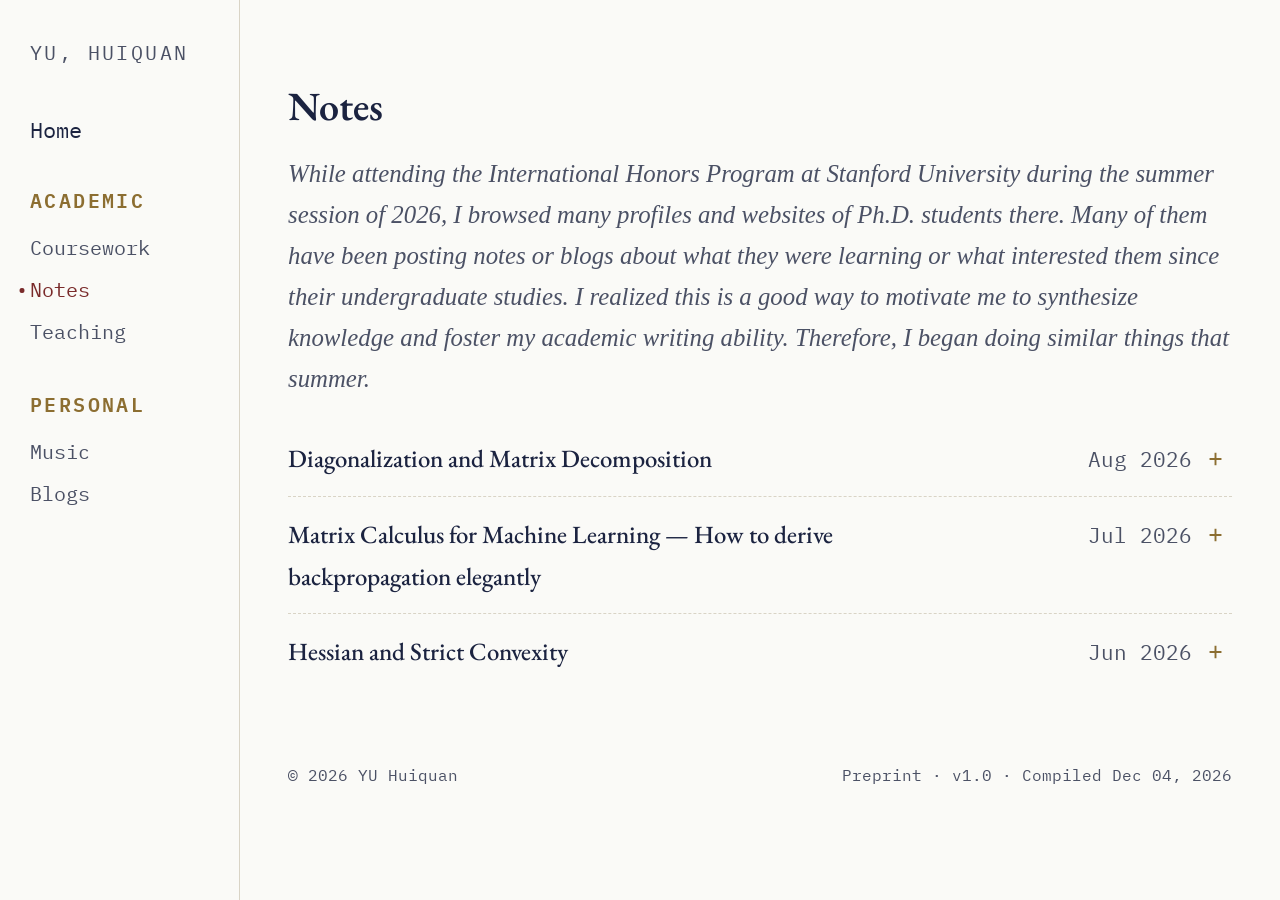
<file: notes.html>
<!DOCTYPE html>
<html lang="en">
<head>
<meta charset="UTF-8">
<meta name="viewport" content="width=device-width, initial-scale=1.0">
<title>Notes — YU Huiquan</title>
<link rel="preconnect" href="https://fonts.googleapis.com">
<link rel="preconnect" href="https://fonts.gstatic.com" crossorigin>
<link
  href="https://fonts.googleapis.com/css2?family=EB+Garamond:ital,wght@0,400;0,500;0,600;1,400;1,500&family=IBM+Plex+Mono:wght@400;600&family=Noto+Serif+SC:wght@400;500;600&display=swap"
  rel="stylesheet"
>
<link rel="stylesheet" href="style.css">
</head>
<body>


<aside class="sidebar">
  <div class="sidebar-brand">YU, Huiquan</div>

  <nav class="side-nav">
    <a class="nav-home" href="index.html">Home</a>

    <div class="nav-group">
      <div class="nav-group-title">Academic</div>
      <a href="coursework.html">Coursework</a>
      <a href="notes.html" class="active">Notes</a>
      <a href="teaching.html">Teaching</a>
    </div>

    <div class="nav-group">
      <div class="nav-group-title">Personal</div>
      <a href="music.html">Music</a>
      <a href="blogs.html">Blogs</a>
    </div>
  </nav>
</aside>


<div class="page-content">

<main class="wrap">
  <section class="reveal">
    <div class="sec-head" style="padding-top:32px;">
      <h1>Notes</h1>
        <p class="section-intro">
        While attending the International Honors Program at Stanford University during the summer session of 2026, 
        I browsed many profiles and websites of Ph.D. students there. Many of them have been posting notes or blogs about what they were learning or what interested them since their undergraduate studies. 
        I realized this is a good way to motivate me to synthesize knowledge and foster my academic writing ability. Therefore, I began doing similar things that summer.
        </p>
    </div>
<div class="teach-list">

<!--Diagonalization and Matrix Decomposition-->
  <details class="course-card">

    <summary class="course-summary note-summary">

      <span class="course-title">
        Diagonalization and Matrix Decomposition
      </span>

      <span class="term">
        Aug 2026
      </span>

      <span class="expand-icon"></span>

    </summary>

    <div class="course-details">
      <ul>

        <li>
          <strong>Areas:</strong>
          Linear Algebra
        </li>

        <li>
          I'm working with it recently
        </li>


      </ul>
    </div>

  </details>

<!--Matrix Calculus for Machine Learning-->
  <details class="course-card">

    <summary class="course-summary note-summary">

      <span class="course-title">
        Matrix Calculus for Machine Learning — How to derive backpropagation elegantly
      </span>

      <span class="term">
        Jul 2026
      </span>

      <span class="expand-icon"></span>

    </summary>

    <div class="course-details">
      <ul>

        <li>
          <strong>Areas:</strong>
          Neural Network, Linear Algebra, Calculus
        </li>

        <li>
          <strong>Description:</strong>
          I was confused by the chain rule formula for backpropagation presented in the CS229 instructor’s slides. 
          The chain rule was written from right to left, which is quite different from the one I learned in Calculus. 
          Given this confusion, I tried to verify the formula by hand using a very simple 2-layer neural network example. 
          The formula holds, but I noticed that the computation was quite exhausting. 
          I asked the AI Chatbot about the reverse order and the complicated verification process, which led me to the topic of Numerator & Denominator Layout and the Fréchet derivative. 
          Days later, I encountered trouble computing the explicit expression of the gradient in terms of the parameter matrices, especially for the position of the transpose sign. 
          I asked AI again and learned about the concept of matrix differential. I noticed that the matrix differential is closely related to the Riesz Representation Theorem I learned in MAT2042, 
          and that the Fréchet derivative is based on a proof I encountered in a MAT1012 homework assignment. 
          I synthesized the knowledge I gained in Calculus and Linear Algebra, along with some I gained from chatting with AI, 
          to develop this note, which starts with basic, rigorous definitions and culminates in a practically useful method for computing gradients. 
          I hope this note helps beginners in Machine Learning who have taken Calculus and Linear Algebra courses but are unfamiliar with Matrix Calculus.
        </li>

        <li>
          <strong>View or download on:</strong>
          <a href="https://github.com/HurstYU/Math-Notes/blob/main/Matrix%20Calculus%20for%20Machine%20Learning.pdf"
           target="_blank">
            GitHub
          </a>
        </li>

      </ul>
    </div>

  </details>

<!--Hessian and Strict Convexity-->
  <details class="course-card">

    <summary class="course-summary note-summary">

      <span class="course-title">
        Hessian and Strict Convexity
      </span>

      <span class="term">
        Jun 2026
      </span>

      <span class="expand-icon"></span>

    </summary>

    <div class="course-details">
      <ul>

        <li>
          <strong>Areas:</strong>
          Convex Analysis, Calculus
        </li>

        <li>
          <strong>Description:</strong>
          This is the first note I’ve written. It is inspired by a question raised by a fellow student in an EE364a lecture. 
          The question was “whether a function could still be strictly convex if its Hessian is zero at some points”. 
          It reminded me of a lemma I encountered in Calculus, which states that “a function with one variable is strictly convex if its second-order derivative is positive except for a finite number of points.” 
          I combined this lemma with the line restriction method I learned in Convex Optimization, and gave a better statement, “a function with multiple variables is strictly convex if its Hessian is positive definite except for a finite number of points. 
          I lacked experience when I wrote this first note, so it may not look that professional (although my other notes are not that professional either).
        </li>

        <li>
          <strong>View or download on:</strong>
          <a href="https://github.com/HurstYU/Math-Notes/blob/main/Hessian_and_Convexity.pdf"
           target="_blank">
            GitHub
          </a>
        </li>

      </ul>
    </div>

  </details>

</div>
  </section>

</main>

<footer class="colophon">
  <div class="wrap footer-inner">
    <span id="year-line">© 2026 YU Huiquan</span>
    <span id="compiled-line"></span>
  </div>
</footer>


</div>

<script src="script.js"></script>
</body>
</html>
</file>
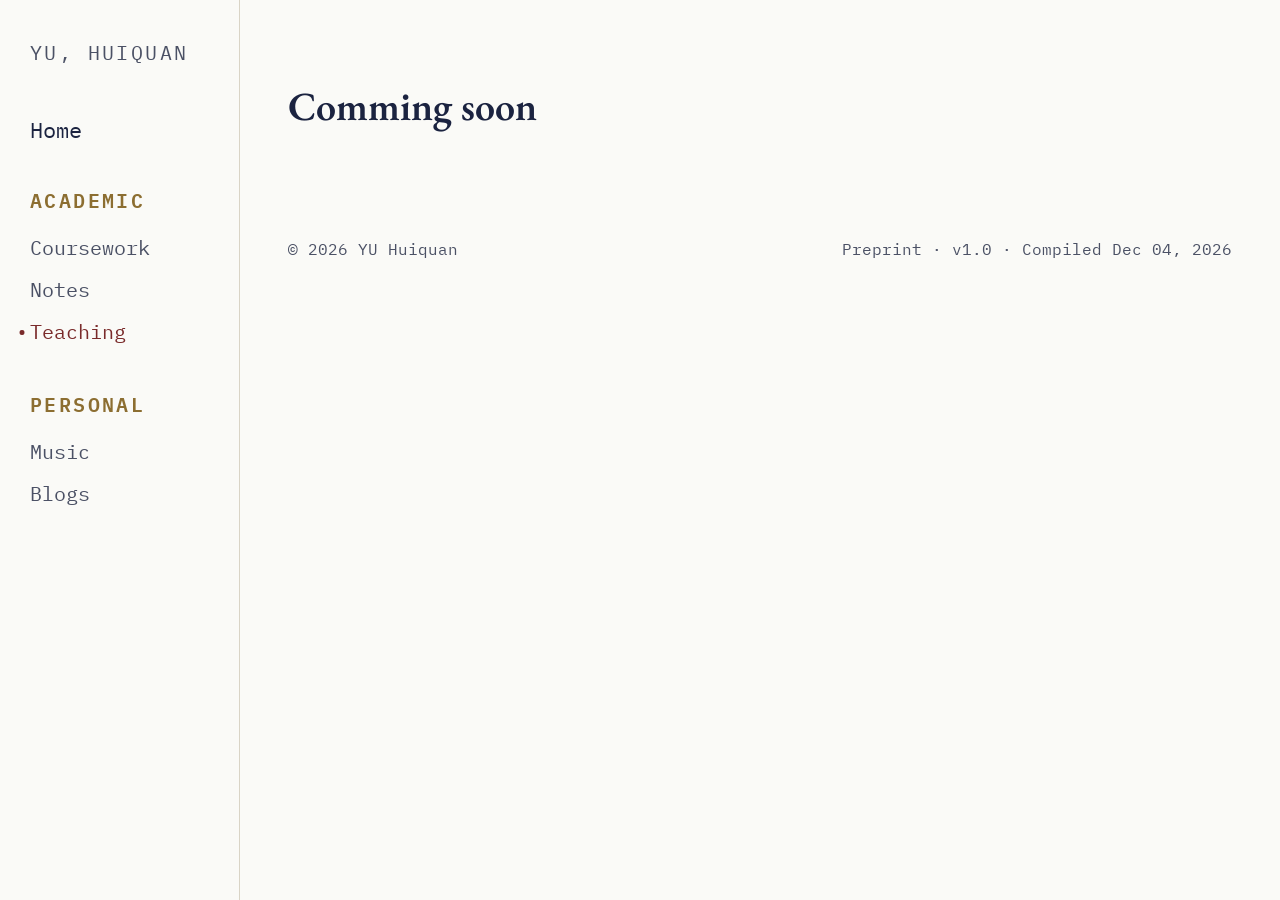
<file: teaching.html>
<!DOCTYPE html>
<html lang="en">
<head>
<meta charset="UTF-8">
<meta name="viewport" content="width=device-width, initial-scale=1.0">
<title>Teaching — YU Huiquan</title>
<link rel="preconnect" href="https://fonts.googleapis.com">
<link rel="preconnect" href="https://fonts.gstatic.com" crossorigin>
<link
  href="https://fonts.googleapis.com/css2?family=EB+Garamond:ital,wght@0,400;0,500;0,600;1,400;1,500&family=IBM+Plex+Mono:wght@400;600&family=Noto+Serif+SC:wght@400;500;600&display=swap"
  rel="stylesheet"
>
<link rel="stylesheet" href="style.css">
</head>
<body>


<aside class="sidebar">
  <div class="sidebar-brand">YU, Huiquan</div>

  <nav class="side-nav">
    <a class="nav-home" href="index.html">Home</a>

    <div class="nav-group">
      <div class="nav-group-title">Academic</div>
      <a href="coursework.html">Coursework</a>
      <a href="notes.html">Notes</a>
      <a href="teaching.html" class="active">Teaching</a>
    </div>

    <div class="nav-group">
      <div class="nav-group-title">Personal</div>
      <a href="music.html">Music</a>
      <a href="blogs.html">Blogs</a>
    </div>
  </nav>
</aside>


<div class="page-content">

<main class="wrap">
  <section class="reveal">
    <div class="sec-head" style="padding-top:32px;">
      <h1>Comming soon</h1>
    </div>
  </section>

</main>

<footer class="colophon">
  <div class="wrap footer-inner">
    <span id="year-line">© 2026 YU Huiquan</span>
    <span id="compiled-line"></span>
  </div>
</footer>


</div>

<script src="script.js"></script>
</body>
</html>
</file>
<file: style.css>
/* ============================================================
   Shared stylesheet for all pages.
   Design: academic paper / preprint visual language.
   ============================================================ */

:root{
  --ink: #1B2340;
  --ink-soft: #4B5165;
  --paper: #FAFAF7;
  --line: #D9D4C6;
  --accent: #7A2B2B;
  --brass: #8C6E31;
  --maxw: 700px;
}

@media (prefers-color-scheme: dark){

  :root{
    --ink: #E8E6DF;
    --ink-soft: #B8B5AD;
    --paper: #171716;
    --line: #3E3C37;

    --accent: #D98282;
    --brass: #C6A35A;
  }

}

*{ box-sizing: border-box; }
html{ scroll-behavior: smooth; }

body{
  margin: 0;
  background: var(--paper);
  color: var(--ink);
  font-family: 
    'EB Garamond',
    "Songti SC",
    "STSong",
    "Noto Serif CJK SC",
    Georgia,
    serif;
  font-size: 18px;
  line-height: 1.7;
}

a{ color: var(--accent); text-decoration: none; border-bottom: 1px solid transparent; }
a:hover{ border-bottom-color: var(--accent); }

.wrap{
  max-width: min(1180px, calc(100% - 48px));
  margin: 0 auto;
  padding: 0 24px;
}

/* ---------- Sidebar navigation ---------- */
.sidebar{
  position: fixed;
  top: 0;
  left: 0;
  width: 240px;
  height: 100vh;
  padding: 36px 30px;
  border-right: 1px solid var(--line);
  background: var(--paper);
  z-index: 10;
}

.sidebar-brand{
  font-family: 'IBM Plex Mono', monospace;
  font-size: 1.25rem;
  letter-spacing: 0.12em;
  text-transform: uppercase;
  color: var(--ink-soft);
  margin-bottom: 42px;
}

.side-nav{
  display: flex;
  flex-direction: column;
  align-items: flex-start;
}

.nav-home{
  font-family: 'IBM Plex Mono', monospace;
  font-size: 1.35rem;
  color: var(--ink);
  margin-bottom: 34px;
  border-bottom: none;
}

.nav-group{
  display: flex;
  flex-direction: column;
  align-items: flex-start;
  margin-bottom: 34px;
}

.nav-group-title{
  font-family: 'IBM Plex Mono', monospace;
  font-size: 1.25rem;
  font-weight: 600;
  letter-spacing: 0.12em;
  text-transform: uppercase;
  color: var(--brass);
  margin-bottom: 10px;
}

.nav-group a{
  font-family: 'IBM Plex Mono', monospace;
  font-size: 1.25rem;
  color: var(--ink-soft);
  margin: 4px 0;
  border-bottom: none;
}

.nav-group a:hover,
.nav-home:hover{
  color: var(--accent);
  border-bottom: none;
}

.side-nav a.active{
  color: var(--accent);
}

.side-nav a.active::before{
  content: "•";
  display: inline-block;
  width: 14px;
  margin-left: -14px;
  color: var(--accent);
}

.page-content{
  margin-left: 240px;
}

/* ---------- Title block (home page) ---------- */
.title-block{ padding: 56px 0 40px; }
.title-block h1{
    font-family:
    Georgia,
    "Times New Roman",
    Times,
    serif;
  font-weight: 600;
  font-size: clamp(2.2rem, 6vw, 3rem);
  margin: 0 0 8px;
  letter-spacing: 0.01em;
}
.title-block{
  padding: 56px 0 40px;
}
.title-layout{
  display: flex;
  justify-content: space-between;
  align-items: flex-start;
  gap: 48px;
}
.title-text{
  flex: 1;
  min-width: 0;
}
.profile-photo{
  flex-shrink: 0;
}
.profile-photo img{
  width: 285px;
  height: 210px;
  object-fit: cover;
  border: 1px solid var(--line);
  border-radius: 2px;
}
.title-block .affiliation{
  font-style: italic;
  color: var(--ink-soft);
  font-size: 1.8rem;
  margin: 0 0 20px;
}
.contact-row{
  font-family: 'IBM Plex Mono', monospace;
  font-size: 1.45rem;
  color: var(--ink-soft);
  display: flex;
  flex-wrap: wrap;
  gap: 6px 10px;
}
.contact-row span.sep{ color: var(--line); }

/* ---------- Abstract box ---------- */
.abstract{
  margin: 40px 0 0;
  padding: 22px 26px;
  border: 1px solid var(--line);
  border-left: 3px solid var(--accent);
  background: rgba(122,43,43,0.02);
}
.abstract .label{
  display: block;
  font-family: 'IBM Plex Mono', monospace;
  font-size: 1.35rem;
  font-weight: 800;
  letter-spacing: 0.14em;
  text-transform: uppercase;
  color: var(--accent);
  margin-bottom: 10px;
}
.abstract p{ margin: 0; font-size: 1.45rem; color: var(--ink-soft); }

/* ---------- About My Name box ---------- */

.name-card{
  margin: 40px 0 0;
  padding: 22px 26px;

  border: 1px solid var(--line);
  border-left: 3px solid var(--accent);

  background: rgba(122,43,43,0.02);
}

.name-card .label{
  display: block;

  font-family: 'IBM Plex Mono', monospace;
  font-size: 1.35rem;
  font-weight: 800;
  letter-spacing: 0.1em;
  text-transform: uppercase;

  color: var(--accent);

  margin-bottom: 12px;
}

.name-list{
  margin: 0;
  padding-left: 24px;

  font-size: 1.45rem;
  line-height: 1.75;

  color: var(--ink-soft);
}

.name-list li{
  margin-bottom: 6px;
}

.name-list li:last-child{
  margin-bottom: 0;
}

.name-list strong{
  color: var(--ink);
  font-weight: 500;
}

.pronunciation-link{
  color: inherit;
  text-decoration: none;

  border-bottom: 1px dotted var(--line);

  cursor: pointer;
}

.pronunciation-link:hover{
  color: var(--accent);
  border-bottom-color: var(--accent);
}

/* ---------- Generic page header (non-home pages) ---------- */
.page-header{ padding: 48px 0 8px; }

/* ---------- Sections ---------- */
main section{
  padding: 40px 0 48px;
}

.sec-head{
  display: flex;
  flex-direction: column;
  align-items: flex-start;
  gap: 0;
  margin-bottom: 22px;
}

.sec-head .sign{
  font-family: 'IBM Plex Mono', monospace;
  color: var(--brass);
  font-size: 0.95rem;
}

.sec-head h1{
  margin: 0;
  font-size: 2.5rem;
  font-weight: 600;
  font-style: normal;
}

.section-intro{
  margin: 14px 0 0;
  width: 100%;
  max-width: none;

  font-family: "Times New Roman", Times, serif;
  font-size: 1.55rem;
  font-weight: 400;
  font-style: italic;
  line-height: 1.65;

  color: var(--ink-soft);
}

/* ---------- Contents list (home page) ---------- */
.contents-list{ list-style: none; margin: 0; padding: 0; }
.contents-list li{
  display: flex;
  gap: 16px;
  padding: 20px 0;
  border-bottom: 1px dashed var(--line);
  align-items: flex-start;
}
.contents-list li:last-child{ border-bottom: none; }
.contents-list .num{
  font-family: 'IBM Plex Mono', monospace;
  color: var(--brass);
  font-size: 0.9rem;
  flex-shrink: 0;
  width: 34px;
}
.contents-list .entry{ flex: 1; }
.contents-list h3{ margin: 0 0 4px; font-weight: 600; font-size: 1.1rem; }
.contents-list p{ margin: 0 0 8px; color: var(--ink-soft); font-size: 0.94rem; }
.contents-list a.goto{
  font-family: 'IBM Plex Mono', monospace;
  font-size: 0.75rem;
}

/* ---------- Research tags ---------- */
.tag-list{ display: flex; flex-wrap: wrap; gap: 10px; }
.tag-list span{
  font-family: 'IBM Plex Mono', monospace;
  font-size: 0.75rem;
  padding: 6px 12px;
  border: 1px solid var(--line);
  color: var(--ink-soft);
}

/* ---------- Publications ---------- */
.pub-list{ list-style: none; margin: 0; padding: 0; }
.pub-list li{
  display: flex;
  gap: 14px;
  padding: 18px 0;
  border-bottom: 1px dashed var(--line);
}
.pub-list li:last-child{ border-bottom: none; }
.pub-list .cite-no{
  font-family: 'IBM Plex Mono', monospace;
  color: var(--brass);
  font-size: 0.9rem;
  flex-shrink: 0;
}
.pub-list .cite-body p{ margin: 0 0 8px; color: var(--ink-soft); }
.pub-links{ font-family: 'IBM Plex Mono', monospace; font-size: 0.72rem; display: flex; gap: 14px; }

/* ---------- Teaching ---------- */

.teach-list{
  margin: 0;
  padding: 0;
}
/* Each course */
.course-card{
  border-bottom: 1px dashed var(--line);
}

.course-card:last-child{
  border-bottom: none;
}

/* Clickable heading row */
.course-summary{
  display: grid;
  grid-template-columns:
    180px
    1fr
    180px
    24px;
  align-items: baseline;
  gap: 16px;
  padding: 16px 0;
  cursor: pointer;
  list-style: none;
}

/* Hide default browser triangle */
.course-summary::-webkit-details-marker{
  display: none;
}
.course-summary::marker{
  content: "";
}

/* Course code */
.course-summary .code{
  font-family: 'IBM Plex Mono', monospace;

  font-size: 1.35rem;

  color: var(--brass);

  white-space: nowrap;
}

/* Course title */
.course-title{
  font-size: 1.55rem;

  font-weight: 500;
}

/* Term */
.course-summary .term{
  font-family: 'IBM Plex Mono', monospace;

  font-size: 1.3rem;

  color: var(--ink-soft);

  white-space: nowrap;

  text-align: right;
}

/* Expand / collapse symbol */
.expand-icon::before{
  content: "+";

  font-family: 'IBM Plex Mono', monospace;

  color: var(--brass);
}
.course-card[open] .expand-icon::before{
  content: "−";
}

/* Expanded details */
.course-details{
  padding:
    0
    0
    20px
    0;
}
.course-details ul{
  margin: 0;

  padding-left: 22px;

  color: var(--ink-soft);

  font-size: 1.45rem;

  line-height: 1.7;
}
.course-details li{
  margin-bottom: 5px;
}
.course-details li:last-child{
  margin-bottom: 0;
}
.course-details strong{
  color: var(--ink);

  font-weight: 500;
}

.note-summary{
  grid-template-columns:
    1fr
    180px
    24px;
    font-size: 1.55rem;
}

/* ---------- Blogs ---------- */


/* First-level blog heading */

.blog-summary{
  grid-template-columns:
    1fr
    24px;
}


/* Blog body */

.blog-details{
  padding-bottom: 20px;
}


/* List of expandable sections */

.blog-points{
  margin: 0;
  padding-left: 22px;
}

.blog-points > li{
  margin-bottom: 8px;
}

.blog-points > li:last-child{
  margin-bottom: 0;
}


/* Second-level heading */

.blog-point-summary{
  display: flex;
  justify-content: space-between;
  align-items: baseline;

  gap: 20px;

  padding: 4px 0;

  cursor: pointer;
  list-style: none;

  color: var(--ink);
  font-size: 1.35rem;
}

.blog-point-summary::-webkit-details-marker{
  display: none;
}

.blog-point-summary::marker{
  content: "";
}


/* Second-level + / − */

.sub-expand-icon::before{
  content: "+";

  font-family: 'IBM Plex Mono', monospace;
  color: var(--brass);
}

.blog-point[open] .sub-expand-icon::before{
  content: "−";
}


/* Blog text */

.blog-point-content{
  padding: 8px 30px 10px 0;

  color: var(--ink-soft);

  font-size: 1.35rem;
  line-height: 1.7;
}

.blog-point-content p{
  margin: 0 0 12px;
}

.blog-point-content p:last-child{
  margin-bottom: 0;
}

/* ---------- Music ---------- */
.track-card{
  display: flex;
  gap: 20px;
  padding: 26px 0;
  border-bottom: 1px dashed var(--line);
}

.cover-placeholder{
  width: 120px;
  height: 120px;
  flex-shrink: 0;
  border: 1px dashed var(--line);
  border-radius: 2px;
  display: flex;
  align-items: center;
  justify-content: center;
  text-align: center;
  font-family: 'IBM Plex Mono', monospace;
  font-size: 0.62rem;
  line-height: 1.4;
  color: var(--ink-soft);
  padding: 8px;
  position: relative;
}
.cover-placeholder::after{
  content: "";
  position: absolute;
  width: 14px;
  height: 14px;
  border-radius: 50%;
  border: 1px solid var(--line);
  top: 50%; left: 50%;
  transform: translate(-50%, -50%);
}
.track-card img.cover{
  width: 165px;
  height: 165px;
  object-fit: cover;
  flex-shrink: 0;
  border: 1px solid var(--line);
}
.track-meta h3{ margin: 0 0 0; font-size: 1.5rem; }
.track-meta .artist{ font-style: italic; font-size: 1.25rem; color: var(--ink-soft); margin: 0 0 12px; }
.track-tag{
  font-family: 'IBM Plex Mono', monospace;
  font-size: 1.0rem;
  color: var(--brass);
  margin-bottom: 12px;
}
.lyric{
  font-family: "KaiTi", "Kaiti SC", "STKaiti", "华文楷体", serif;
  font-size: 1.25rem;
  line-height: 1.8;
  color: var(--ink-soft);
  margin: 10px 0 0;
}
.track-link{ font-family: 'IBM Plex Mono', monospace; font-size: 0.75rem; display: block; }


/* =========================
   Album cards
   ========================= */

.album-card{
  padding: 26px 0;
  border-bottom: 1px dashed var(--line);
}

.album-main{
  display: flex;
  gap: 20px;
}

.album-main img.cover{
  width: 165px;
  height: 165px;
  object-fit: cover;
  flex-shrink: 0;
  border: 1px solid var(--line);
}

.album-meta{
  flex: 1;
  min-width: 0;
}

.album-meta h3{
  margin: 0 0 4px;
  font-size: 1.5rem;
}

.album-meta .artist{
  font-size: 1.25rem;
  font-style: italic;
  color: var(--ink-soft);
  margin: 0 0 12px;
}


/* =========================
   Favourite tracks
   ========================= */

.favorite-tracks {
  margin-top: 26px;
}

.favorite-heading {
  margin: 0 0 16px;

  font-family: "IBM Plex Mono", monospace;
  font-size: 1.15rem;
  font-weight: 600;

  color: var(--brass);

  letter-spacing: 0.06em;
  text-transform: uppercase;
}

.favorite-track {
  display: block;
  margin-bottom: 22px;
}

.favorite-track:last-child {
  margin-bottom: 0;
}

.favorite-track h4 {
  margin: 0 0 6px;
  font-size: 1.4rem;
  font-weight: 500;
}

.favorite-track h4::before {
  content: "•";
  display: inline-block;
  margin-right: 8px;
  color: var(--brass);
}

.favorite-track .lyric {
  margin-top: 4px;
  margin-right: 0;
  margin-bottom: 0;
  margin-left: 28px;

  padding: 0;

  font-family: "KaiTi", "Kaiti SC", "STKaiti", "华文楷体", serif;
  font-size: 1.25rem;
  line-height: 1.7;

  color: var(--ink-soft);
}


/* =========================
   Music notes
   ========================= */

.music-notes {
  margin: 0;
  padding: 22px 0;

  font-size: 1.45rem;
  font-weight: 400;

  border-bottom: 1px dashed var(--line);
}

.music-notes p {
  margin: 0;
  color: var(--ink-soft);
  line-height: 1.7;
}


/* ---------- Contact ---------- */
.contact-body p{ color: var(--ink-soft); max-width: 50ch; }
.contact-body .links{
  font-family: 'IBM Plex Mono', monospace;
  font-size: 0.8rem;
  display: flex;
  flex-wrap: wrap;
  gap: 8px 16px;
  margin-top: 16px;
}

/* ---------- Pager (prev/next between pages) ---------- */
.pager{
  display: flex;
  justify-content: space-between;
  padding: 24px 0 8px;
  border-top: 1px solid var(--line);
  font-family: 'IBM Plex Mono', monospace;
  font-size: 0.78rem;
}
.pager .placeholder-side{ visibility: hidden; }

/* ---------- Footer ---------- */
footer.colophon{
  padding: 26px 0 44px;

  font-family: 'IBM Plex Mono', monospace;
  font-size: 1rem;
  color: var(--ink-soft);
}

.footer-inner{
  display: flex;
  justify-content: space-between;
  align-items: center;
  flex-wrap: wrap;
  gap: 8px;
}

/* ---------- Reveal on scroll ---------- */
.reveal{ opacity: 0; transform: translateY(12px); transition: opacity .5s ease, transform .5s ease; }
.reveal.is-visible{ opacity: 1; transform: none; }

/* ---------- Accessibility ---------- */
a:focus-visible, button:focus-visible{
  outline: 2px solid var(--accent);
  outline-offset: 3px;
}
@media (prefers-reduced-motion: reduce){
  *{ animation: none !important; transition: none !important; }
  .reveal{ opacity: 1; transform: none; }
}

@media (max-width: 600px){
  body{ font-size: 17px; }
  .title-block{ padding: 40px 0 32px; }
  main section{ padding: 32px 0 40px; }
  .pub-list li{ flex-direction: column; gap: 8px; }
  .teach-list li{ flex-direction: column; gap: 4px; }
  .track-card{ flex-direction: column; }
  .contents-list li{ flex-direction: column; }
  .contents-list .num{ width: auto; }
}


.reveal {
  opacity: 1 !important;
  visibility: visible !important;
  transform: none !important;
}
</file>
